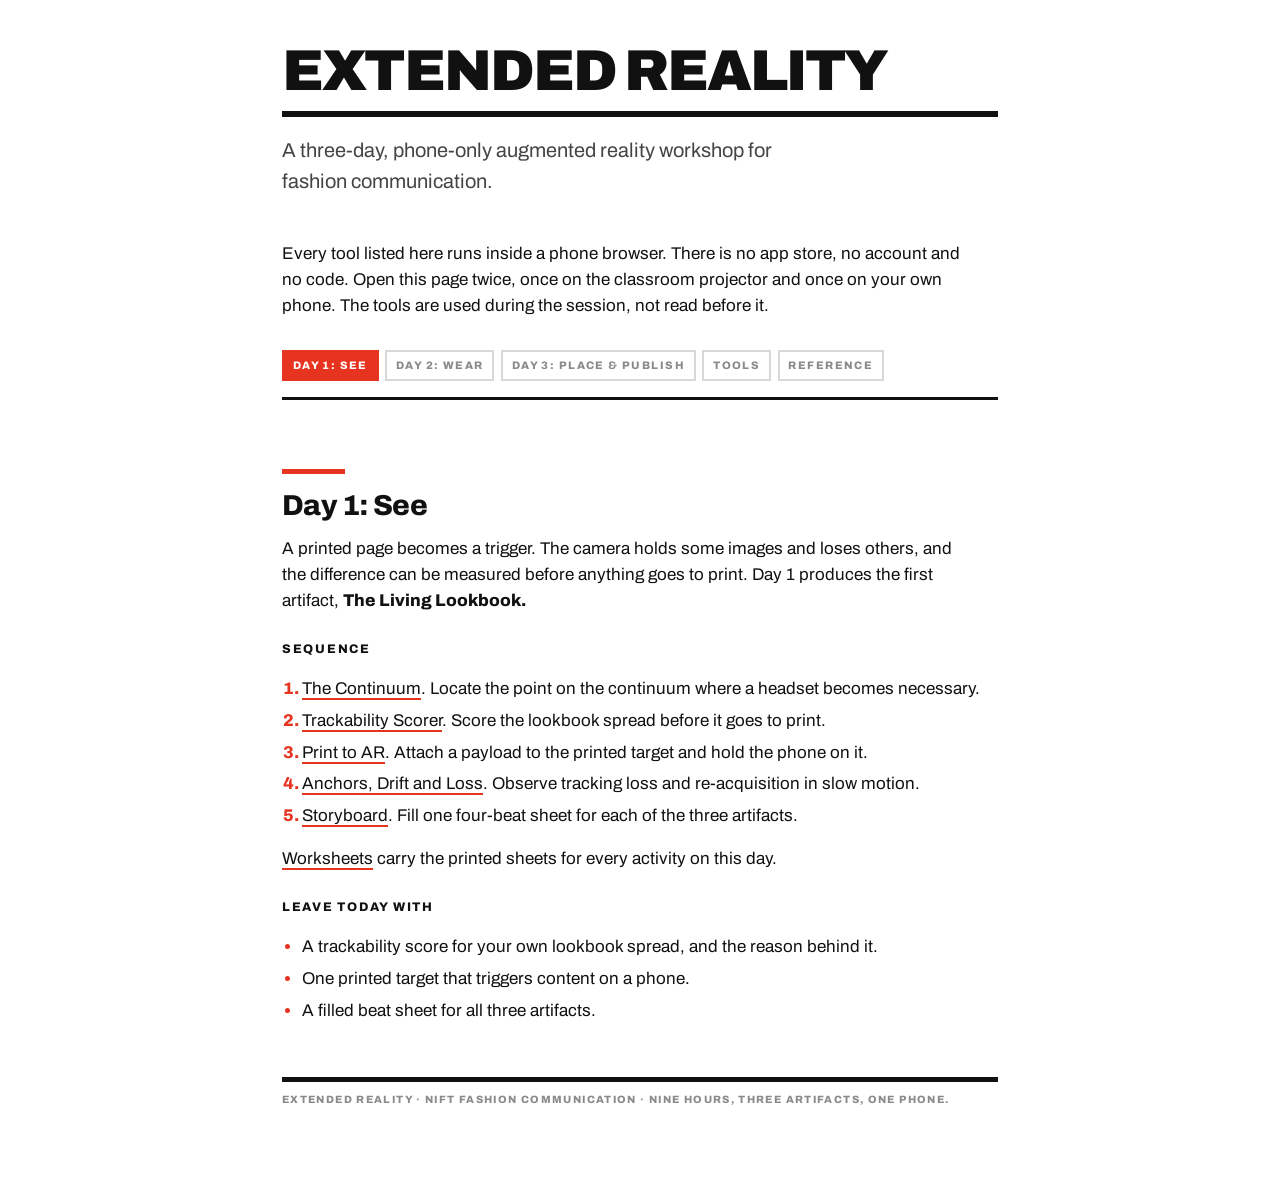
<file: docs/index.html>
<!doctype html>
<html lang="en">
<head>
<meta charset="utf-8">
<meta name="viewport" content="width=device-width, initial-scale=1">
<title>Extended Reality: AR Course Handbook</title>
<link rel="stylesheet" href="style.css">
</head>
<body>
<div class="wrap">

<h1>Extended Reality</h1>
<p class="subtitle">A three-day, phone-only augmented reality workshop for fashion communication.</p>

<p>Every tool listed here runs inside a phone browser. There is no app store, no account and no code. Open
this page twice, once on the classroom projector and once on your own phone. The tools are used during the
session, not read before it.</p>

<nav class="level-picker" aria-label="Section">
  <ul>
    <li><a href="#day1" data-day="day1" class="active">Day 1: See</a></li>
    <li><a href="#day2" data-day="day2">Day 2: Wear</a></li>
    <li><a href="#day3" data-day="day3">Day 3: Place &amp; Publish</a></li>
    <li><a href="#tools" data-day="tools">Tools</a></li>
    <li><a href="#ref" data-day="ref">Reference</a></li>
  </ul>
</nav>

<section class="level active" id="day1">
  <h2>Day 1: See</h2>
  <p>A printed page becomes a trigger. The camera holds some images and loses others, and the difference can
  be measured before anything goes to print. Day 1 produces the first artifact,
  <strong>The Living Lookbook.</strong></p>

  <h3>Sequence</h3>
  <ol>
    <li><a href="sim-continuum.html">The Continuum</a>. Locate the point on the continuum where a headset becomes necessary.</li>
    <li><a href="sim-tracking.html">Trackability Scorer</a>. Score the lookbook spread before it goes to print.</li>
    <li><a href="ar-print.html">Print to AR</a>. Attach a payload to the printed target and hold the phone on it.</li>
    <li><a href="sim-anchors.html">Anchors, Drift and Loss</a>. Observe tracking loss and re-acquisition in slow motion.</li>
    <li><a href="tool-storyboard.html">Storyboard</a>. Fill one four-beat sheet for each of the three artifacts.</li>
  </ol>
  <p><a href="worksheets.html">Worksheets</a> carry the printed sheets for every activity on this day.</p>

  <h3>Leave today with</h3>
  <ul>
    <li>A trackability score for your own lookbook spread, and the reason behind it.</li>
    <li>One printed target that triggers content on a phone.</li>
    <li>A filled beat sheet for all three artifacts.</li>
  </ul>
</section>

<section class="level" id="day2">
  <h2>Day 2: Wear</h2>
  <p>The camera turns around and the face becomes the surface. Face tracking reports landmarks and a mesh. It
  reports nothing about fabric, fit or weight, which is where try-on stops being a measurement. Day 2 produces
  the second artifact, <strong>The Brand Filter.</strong></p>

  <h3>Sequence</h3>
  <ol>
    <li><a href="ar-face.html">Face to AR</a>. Attach objects to named landmarks on the tracked mesh.</li>
    <li><a href="sim-tracking.html">Trackability Scorer</a>. Re-score the spread after the reshoot.</li>
    <li><a href="tool-asset-check.html">Asset check</a>. Submit the scan of the garment and read the pass or fail.</li>
    <li><a href="ar-place.html">Place to AR</a>. First placement of the scanned object, at true scale.</li>
  </ol>

  <h3>Leave today with</h3>
  <ul>
    <li>A working face effect carrying a brand idea, not a novelty.</li>
    <li>One 3D capture of a real garment or accessory, inside budget.</li>
    <li>A written statement of what the effect shows that a photograph cannot.</li>
  </ul>
</section>

<section class="level" id="day3">
  <h2>Day 3: Place &amp; Publish</h2>
  <p>An object lands on the floor plane and holds the size it would have in the room. Day 3 fixes the
  vocabulary used to brief a vendor, produces <strong>The Placed Product</strong>, and puts all three
  artifacts in front of a jury.</p>

  <h3>Sequence</h3>
  <ol>
    <li><a href="sim-anchors.html">Anchors, Drift and Loss</a>. Plane anchoring, scale and the contact shadow.</li>
    <li><a href="tool-asset-check.html">Asset check</a>. The gate. No model is published until it passes.</li>
    <li><a href="ar-place.html">Place to AR</a>. Final build and the jury demonstration.</li>
    <li><a href="sim-360.html">3DoF and 6DoF</a>. Degrees of freedom, and the causes of simulator sickness.</li>
  </ol>
  <p><a href="worksheets.html">Worksheets</a> carries the jury scoring card.</p>

  <h3>Leave today with</h3>
  <ul>
    <li>Three linked artifacts under one capsule idea.</li>
    <li>A one-page spec any developer could quote against.</li>
    <li>A written statement of what remains of the campaign once the phone is removed.</li>
  </ul>
</section>

<section class="level" id="tools">
  <h2>Tools</h2>
  <p>Ten pages. Each one is self-contained, runs in the phone browser, and uploads nothing. Several are used
  on more than one day, listed here once.</p>

  <h3>Simulations</h3>
  <table>
    <tr><th style="width:30%">Page</th><th>What it does</th><th style="width:14%">Camera</th><th style="width:12%">Days</th></tr>
    <tr><td><a href="sim-continuum.html">The Continuum</a><br><span class="mono">sim-continuum</span></td><td>Moves the scene from the real room to a fully virtual one. The hardware requirement changes at a fixed point on that line.</td><td>no</td><td>1</td></tr>
    <tr><td><a href="sim-tracking.html">Trackability Scorer</a><br><span class="mono">sim-tracking</span></td><td>Scores an image for feature points and reports why a target will hold or fail.</td><td>no</td><td>1, 2</td></tr>
    <tr><td><a href="sim-anchors.html">Anchors, Drift and Loss</a><br><span class="mono">sim-anchors</span></td><td>Runs drift, tracking loss and re-acquisition slowly enough to watch.</td><td>no</td><td>1, 3</td></tr>
    <tr><td><a href="sim-360.html">3DoF and 6DoF</a><br><span class="mono">sim-360</span></td><td>Separates rotation from translation, and shows what produces simulator sickness.</td><td>no</td><td>3</td></tr>
  </table>

  <h3>Live AR pages</h3>
  <table>
    <tr><th style="width:30%">Page</th><th>What it does</th><th style="width:14%">Camera</th><th style="width:12%">Days</th></tr>
    <tr><td><a href="ar-print.html">Print to AR</a><br><span class="mono">ar-print</span></td><td>Tracks a printed image target and plays a payload on it.</td><td><strong>rear</strong></td><td>1</td></tr>
    <tr><td><a href="ar-face.html">Face to AR</a><br><span class="mono">ar-face</span></td><td>Fits a mesh to the face and attaches objects to named landmarks.</td><td><strong>front</strong></td><td>2</td></tr>
    <tr><td><a href="ar-place.html">Place to AR</a><br><span class="mono">ar-place</span></td><td>Places a 3D model on the floor plane at true scale, and hands off to the phone native AR viewer.</td><td><strong>native AR</strong></td><td>2, 3</td></tr>
  </table>

  <h3>Student tools</h3>
  <table>
    <tr><th style="width:30%">Page</th><th>What it does</th><th style="width:14%">Camera</th><th style="width:12%">Days</th></tr>
    <tr><td><a href="tool-storyboard.html">Storyboard</a><br><span class="mono">tool-storyboard</span></td><td>The four-beat sheet: trigger, reveal, payload, action. One per artifact.</td><td>no</td><td>1</td></tr>
    <tr><td><a href="tool-asset-check.html">Asset check</a><br><span class="mono">tool-asset-check</span></td><td>Parses a 3D file on the device and reports it against the mobile budget.</td><td>no</td><td>2, 3</td></tr>
    <tr><td><a href="worksheets.html">Worksheets</a><br><span class="mono">worksheets</span></td><td>Printable sheets for every activity, and the jury scoring card.</td><td>no</td><td>1, 2, 3</td></tr>
  </table>
</section>

<section class="level" id="ref">
  <h2>Reference</h2>

  <h3>The six words</h3>
  <p>Six words carry most technical discussion of AR. They are introduced on day one and used in the same
  sense for the rest of the workshop.</p>
  <table>
    <tr><th style="width:18%">Word</th><th>What it means</th><th>Said out loud</th></tr>
    <tr><td><strong>Trigger</strong></td><td>What starts the experience.</td><td>"The trigger is the back cover of the lookbook."</td></tr>
    <tr><td><strong>Anchor</strong></td><td>What the content is attached to.</td><td>"Anchor it to the floor plane, not the image."</td></tr>
    <tr><td><strong>Tracking</strong></td><td>How the system keeps up as the camera moves.</td><td>"Tracking drops when they walk past the window."</td></tr>
    <tr><td><strong>Occlusion</strong></td><td>Real things correctly hiding virtual things.</td><td>"Without occlusion the bag floats through the table."</td></tr>
    <tr><td><strong>Drift</strong></td><td>The anchor slowly sliding out of place.</td><td>"It drifts about a centimetre every thirty seconds."</td></tr>
    <tr><td><strong>Payload</strong></td><td>What gets delivered: the model, the video or the sound.</td><td>"Keep the payload under ten megabytes."</td></tr>
  </table>

  <h3>The numbers</h3>
  <table>
    <tr><th style="width:34%">Budget</th><th>Ceiling</th></tr>
    <tr><td>Triangles, one hero object</td><td>100,000</td></tr>
    <tr><td>Texture resolution</td><td>2048 &times; 2048</td></tr>
    <tr><td>Total download</td><td>10 MB</td></tr>
    <tr><td>Time to first content</td><td>8 seconds</td></tr>
    <tr><td>Scale</td><td>1 unit = 1 metre. Always.</td></tr>
  </table>

  <h3>File formats</h3>
  <table>
    <tr><th style="width:22%">Format</th><th>Where it works</th></tr>
    <tr><td><code>.glb</code></td><td>The web, Android, and every authoring tool. The delivery format by default.</td></tr>
    <tr><td><code>.usdz</code></td><td>iOS AR Quick Look. Export alongside, never instead.</td></tr>
    <tr><td><code>.obj</code> / <code>.fbx</code></td><td>Working formats for handover. Not intended for delivery to a phone.</td></tr>
  </table>

  <h3>One diagnostic rule</h3>
  <blockquote>No texture, no tracking.</blockquote>
  <p>A blank wall gives the camera nothing to hold. So does a white studio sweep, and so does a cover with one
  logo in the centre. The same shortage explains the dead image target, the failed room scan and the sliding
  anchor.</p>

  <h3>Running these pages</h3>
  <p>Pages marked <em>camera</em> need <strong>HTTPS or localhost</strong>. Browsers refuse camera access on any
  other origin. From this folder:</p>
  <pre><code>python3 -m http.server 8000</code></pre>
  <p>then open <code>http://localhost:8000/</code> on the machine itself, or serve the folder over your
  classroom network and reach it by its address. See <code>README.md</code> for the offline fallback.</p>
</section>

<footer>
  Extended Reality &middot; NIFT Fashion Communication &middot; nine hours, three artifacts, one phone.
</footer>

</div>

<script>
(function () {
  "use strict";
  var links = document.querySelectorAll("nav.level-picker a");
  var panes = document.querySelectorAll("section.level");
  function show(id) {
    var found = false;
    panes.forEach(function (p) {
      var on = p.id === id;
      p.classList.toggle("active", on);
      if (on) found = true;
    });
    links.forEach(function (a) { a.classList.toggle("active", a.dataset.day === id); });
    if (found) { try { history.replaceState(null, "", "#" + id); } catch (e) {} }
  }
  links.forEach(function (a) {
    a.addEventListener("click", function (e) { e.preventDefault(); show(a.dataset.day); });
  });
  var h = location.hash.replace("#", "");
  if (h) show(h);
})();
</script>
</body>
</html>
</file>
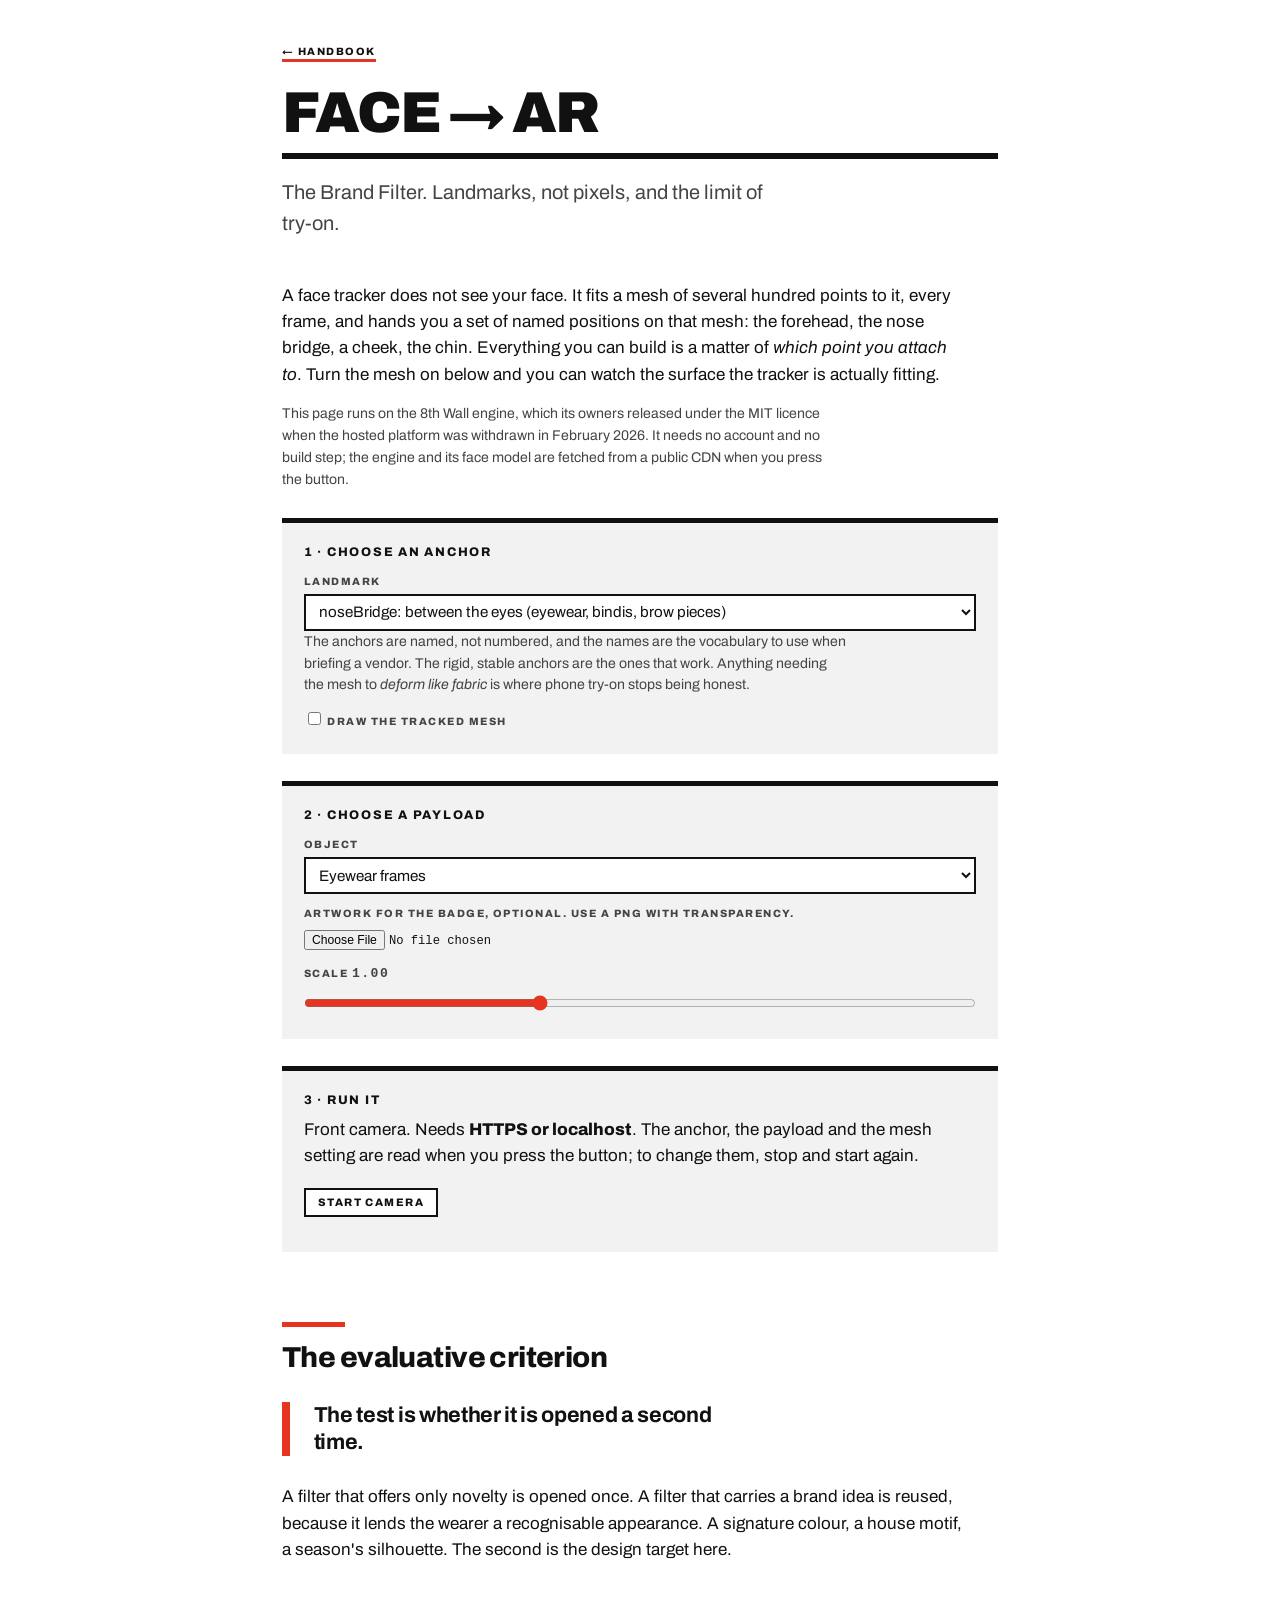
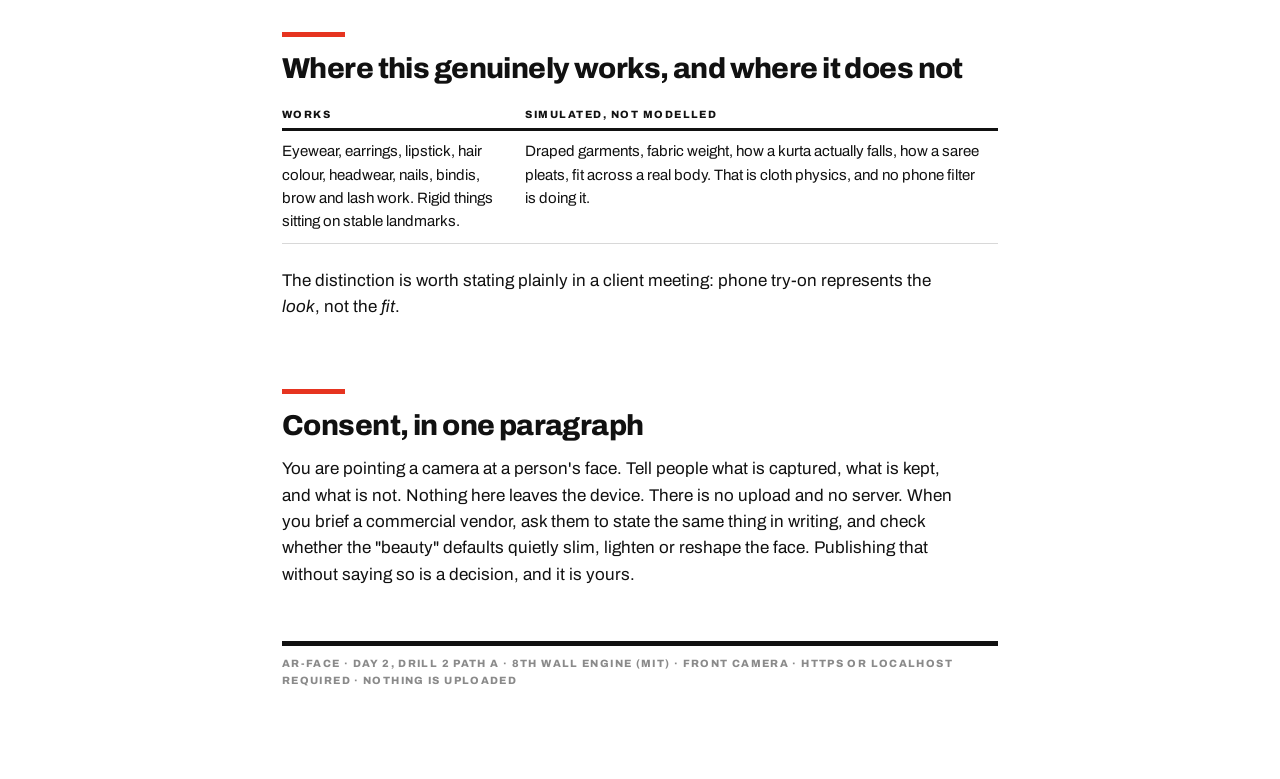
<file: docs/ar-face.html>
<!doctype html>
<html lang="en">
<head>
<meta charset="utf-8">
<meta name="viewport" content="width=device-width, initial-scale=1, maximum-scale=1, user-scalable=no">
<title>Face to AR: Extended Reality</title>
<link rel="stylesheet" href="style.css">
<style>
  #stage { position: fixed; inset: 0; display: none; background: var(--ink); z-index: 50; }
  #stage.on { display: block; }
  #stage .hud {
    position: absolute; left: 0; right: 0; bottom: 0; z-index: 60;
    background: var(--paper); border-top: 5px solid var(--accent); padding: 8px 12px;
    font-family: var(--mono); font-size: 0.74rem;
    display: flex; gap: 8px; align-items: center; flex-wrap: wrap;
  }
  #stage .hud button { margin: 0; padding: 5px 10px; }
  #status { flex: 1 1 100%; }
  a-scene { width: 100%; height: 100%; }
</style>
</head>
<body>
<div class="wrap">
<p class="backlink"><a href="index.html">&larr; Handbook</a></p>

<h1>Face &rarr; AR</h1>
<p class="subtitle">The Brand Filter. Landmarks, not pixels, and the limit of try-on.</p>

<p>A face tracker does not see your face. It fits a mesh of several hundred points to it, every frame, and
hands you a set of named positions on that mesh: the forehead, the nose bridge, a cheek, the chin.
Everything you can build is a matter of <em>which point you attach to</em>. Turn the mesh on below and you
can watch the surface the tracker is actually fitting.</p>

<p class="note">This page runs on the 8th Wall engine, which its owners released under the MIT licence when
the hosted platform was withdrawn in February 2026. It needs no account and no build step; the engine and its
face model are fetched from a public CDN when you press the button.</p>

<div class="panel">
  <h3>1 &middot; Choose an anchor</h3>
  <label for="anchor">Landmark</label>
  <select id="anchor">
    <option value="noseBridge">noseBridge: between the eyes (eyewear, bindis, brow pieces)</option>
    <option value="forehead">forehead: headwear, crowns, logos</option>
    <option value="chin">chin: beards, chokers when read low</option>
    <option value="leftCheek">leftCheek</option>
    <option value="rightCheek">rightCheek</option>
    <option value="noseTip">noseTip</option>
    <option value="mouth">mouth</option>
    <option value="leftEar">leftEar</option>
    <option value="rightEar">rightEar</option>
  </select>
  <p class="note">The anchors are named, not numbered, and the names are the vocabulary to use when briefing a
  vendor. The rigid, stable anchors are the ones that work. Anything needing the mesh to <em>deform like
  fabric</em> is where phone try-on stops being honest.</p>
  <label for="mesh"><input type="checkbox" id="mesh"> Draw the tracked mesh</label>
</div>

<div class="panel">
  <h3>2 &middot; Choose a payload</h3>
  <label for="kind">Object</label>
  <select id="kind">
    <option value="frames">Eyewear frames</option>
    <option value="badge">Flat badge: your own artwork</option>
    <option value="drop">Hanging drop (earring / pendant)</option>
    <option value="halo">Orbiting ring</option>
  </select>
  <label for="art">Artwork for the badge, optional. Use a PNG with transparency.</label>
  <input type="file" id="art" accept="image/*">
  <label for="scale">Scale <span class="mono" id="scalev">1.00</span></label>
  <input type="range" id="scale" min="20" max="250" value="100">
</div>

<div class="panel">
  <h3>3 &middot; Run it</h3>
  <p>Front camera. Needs <strong>HTTPS or localhost</strong>. The anchor, the payload and the mesh setting are
  read when you press the button; to change them, stop and start again.</p>
  <button id="go">Start camera</button>
  <p class="note" id="warn"></p>
</div>

<h2>The evaluative criterion</h2>
<blockquote>The test is whether it is opened a second time.</blockquote>
<p>A filter that offers only novelty is opened once. A filter that carries a brand idea is reused, because it lends the wearer a
recognisable appearance. A signature colour, a house motif, a season's silhouette.
 The second is the design target here.</p>

<h2>Where this genuinely works, and where it does not</h2>
<table>
  <tr><th style="width:34%">Works</th><th>Simulated, not modelled</th></tr>
  <tr>
    <td>Eyewear, earrings, lipstick, hair colour, headwear, nails, bindis, brow and lash work. Rigid
    things sitting on stable landmarks.</td>
    <td>Draped garments, fabric weight, how a kurta actually falls, how a saree pleats, fit across a real
    body. That is cloth physics, and no phone filter is doing it.</td>
  </tr>
</table>
<p>The distinction is worth stating plainly in a client meeting: phone try-on represents the <em>look</em>,
not the <em>fit</em>.</p>

<h2>Consent, in one paragraph</h2>
<p>You are pointing a camera at a person's face. Tell people what is captured, what is kept, and what is not.
Nothing here leaves the device. There is no upload and no server. When you brief a commercial vendor,
ask them to state the same thing in writing, and check whether the "beauty" defaults quietly slim, lighten or
reshape the face. Publishing that without saying so is a decision, and it is yours.</p>

<footer>ar-face &middot; Day 2, Drill 2 Path A &middot; 8th Wall engine (MIT) &middot; front camera &middot; HTTPS or localhost required &middot; nothing is uploaded</footer>
</div>

<div id="stage">
  <div class="hud">
    <span id="status">Starting camera&hellip;</span>
    <button id="bigger">Bigger</button>
    <button id="smaller">Smaller</button>
    <button id="stop">Stop</button>
  </div>
</div>

<script>
(function () {
  "use strict";
  // A-Frame 1.5.0 is the stock build, matching ar-print.html. 8th Wall's own examples load their
  // fork ("8frame"), but it is stored in Git LFS and no CDN serves the file, so stock A-Frame it is.
  var CDN_AFRAME = "https://aframe.io/releases/1.5.0/aframe.min.js";
  var CDN_ENGINE = "https://cdn.jsdelivr.net/npm/@8thwall/engine@0.1.0/dist/xr.js";
  var CDN_XREXTRAS = "https://cdn.jsdelivr.net/npm/@8thwall/xrextras@1.0.0/dist/xrextras.js";
  var el = function (id) { return document.getElementById(id); };
  var artURL = null, started = false, scale = 1, entity = null, meshWrap = null;

  if (!window.isSecureContext) {
    el("warn").textContent =
      "Not a secure origin. The browser will refuse the camera. Serve over localhost or HTTPS.";
  }

  el("art").addEventListener("change", function (e) {
    var f = e.target.files && e.target.files[0];
    if (!f) return;
    artURL = URL.createObjectURL(f);
    el("kind").value = "badge";
    el("warn").textContent = "Badge artwork: " + f.name;
  });

  el("scale").addEventListener("input", function () {
    scale = +this.value / 100;
    el("scalev").textContent = scale.toFixed(2);
    apply();
  });

  function apply() {
    if (entity) entity.setAttribute("scale", scale + " " + scale + " " + scale);
  }

  function load(src, attrs) {
    return new Promise(function (res, rej) {
      var s = document.createElement("script");
      if (attrs) {
        Object.keys(attrs).forEach(function (k) { s.setAttribute(k, attrs[k]); });
      }
      s.src = src; s.onload = res; s.onerror = function () { rej(new Error(src)); };
      document.head.appendChild(s);
    });
  }

  function payload(kind) {
    if (kind === "frames") {
      return '<a-entity position="0 0 0">' +
        '<a-torus color="#111111" radius="0.045" radius-tubular="0.006" position="-0.055 0 0.02" rotation="0 0 0"></a-torus>' +
        '<a-torus color="#111111" radius="0.045" radius-tubular="0.006" position="0.055 0 0.02" rotation="0 0 0"></a-torus>' +
        '<a-box color="#111111" width="0.03" height="0.006" depth="0.006" position="0 0.01 0.02"></a-box>' +
        '<a-box color="#111111" width="0.09" height="0.005" depth="0.005" position="-0.10 0.012 -0.01" rotation="0 22 0"></a-box>' +
        '<a-box color="#111111" width="0.09" height="0.005" depth="0.005" position="0.10 0.012 -0.01" rotation="0 -22 0"></a-box>' +
        '</a-entity>';
    }
    if (kind === "badge") {
      return artURL
        ? '<a-plane src="#art" transparent="true" width="0.16" height="0.16" position="0 0 0.03"></a-plane>'
        : '<a-entity>' +
          '<a-plane color="#111111" width="0.17" height="0.07" position="0 0 0.03"></a-plane>' +
          '<a-text value="MAISON" align="center" color="#FFFFFF" width="0.6" position="0 0.008 0.035"></a-text>' +
          '<a-text value="a w 2 6" align="center" color="#FFFFFF" width="0.34" position="0 -0.016 0.035"></a-text>' +
          '</a-entity>';
    }
    if (kind === "drop") {
      return '<a-entity>' +
        '<a-cylinder color="#111111" radius="0.002" height="0.07" position="0 -0.035 0.02"></a-cylinder>' +
        '<a-sphere color="#111111" radius="0.016" position="0 -0.078 0.02"></a-sphere>' +
        '<a-torus color="#111111" radius="0.012" radius-tubular="0.002" position="0 0.006 0.02"></a-torus>' +
        '</a-entity>';
    }
    return '<a-entity animation="property: rotation; to: 0 360 0; dur: 5000; loop: true; easing: linear">' +
      '<a-torus color="#111111" radius="0.13" radius-tubular="0.005" rotation="78 0 0" position="0 0 0"></a-torus>' +
      '</a-entity>';
  }

  function build() {
    var point = el("anchor").value, kind = el("kind").value, wantMesh = el("mesh").checked;
    var assets = artURL ? '<a-assets><img id="art" src="' + artURL + '"></a-assets>' : '<a-assets></a-assets>';
    // The tracked mesh is drawn in mustard, not vermilion: it is a teaching overlay, not a failure state.
    var mesh = '<a-entity id="meshwrap" visible="' + (wantMesh ? "true" : "false") + '">' +
      '<xrextras-face-mesh material="color: #f0a500; wireframe: true; opacity: 0.9; transparent: true">' +
      '</xrextras-face-mesh></a-entity>';

    el("stage").insertAdjacentHTML("afterbegin",
      '<a-scene embedded xrextras-almost-there xrextras-runtime-error ' +
      'xrface="maxDetections: 1" ' +
      'xrconfig="cameraDirection: front; mirroredDisplay: true; allowedDevices: any" ' +
      'renderer="colorManagement: true" ' +
      'vr-mode-ui="enabled: false" device-orientation-permission-ui="enabled: false">' +
        assets +
        '<a-camera position="0 0 0" look-controls="enabled: false" wasd-controls="enabled: false"></a-camera>' +
        '<a-light type="ambient" intensity="1"></a-light>' +
        '<a-light type="directional" intensity="0.5" position="0.5 1 1"></a-light>' +
        mesh +
        '<xrextras-faceanchor>' +
          '<xrextras-face-attachment point="' + point + '">' +
            '<a-entity id="pl">' + payload(kind) + '</a-entity>' +
          '</xrextras-face-attachment>' +
        '</xrextras-faceanchor>' +
      '</a-scene>');

    var scene = el("stage").querySelector("a-scene");
    entity = el("stage").querySelector("#pl");
    meshWrap = el("stage").querySelector("#meshwrap");
    apply();

    scene.addEventListener("realityready", function () {
      el("status").textContent = "Camera running. Look at the lens";
    });
    scene.addEventListener("xrfacescanning", function () {
      el("status").textContent = "Looking for a face…";
    });
    scene.addEventListener("xrfacefound", function () {
      el("status").textContent = "Face found. Anchor " + point;
    });
    scene.addEventListener("xrfacelost", function () {
      el("status").textContent = "Face lost. Face the camera, and get some light on you";
    });
    scene.addEventListener("camera-error", function () {
      el("status").textContent =
        "Could not start. Check camera permission and that you are on HTTPS or localhost.";
    });
  }

  el("go").addEventListener("click", function () {
    if (started) return;
    started = true; this.disabled = true; this.textContent = "Loading…";
    el("stage").classList.add("on");
    var self = this;
    // Order matters: A-Frame, then the engine (async, requesting the face chunk so that xr-face.js and
    // its model files are fetched from the same CDN path), then xrextras, which registers against AFRAME.
    load(CDN_AFRAME)
      .then(function () {
        return load(CDN_ENGINE, {async: "", crossorigin: "anonymous", "data-preload-chunks": "face"});
      })
      .then(function () { return load(CDN_XREXTRAS, {crossorigin: "anonymous"}); })
      .then(build)
      .catch(function () {
        el("status").textContent =
          "Could not load the AR libraries. There is no network. Use the offline bundle in README §Plan B.";
        self.disabled = false; self.textContent = "Start camera"; started = false;
      });
  });

  el("mesh").addEventListener("change", function () {
    if (meshWrap) meshWrap.setAttribute("visible", this.checked ? "true" : "false");
  });

  el("bigger").addEventListener("click", function () {
    el("scale").value = Math.min(250, +el("scale").value + 10);
    el("scale").dispatchEvent(new Event("input"));
  });
  el("smaller").addEventListener("click", function () {
    el("scale").value = Math.max(20, +el("scale").value - 10);
    el("scale").dispatchEvent(new Event("input"));
  });
  el("stop").addEventListener("click", function () { location.reload(); });
})();
</script>
</body>
</html>
</file>
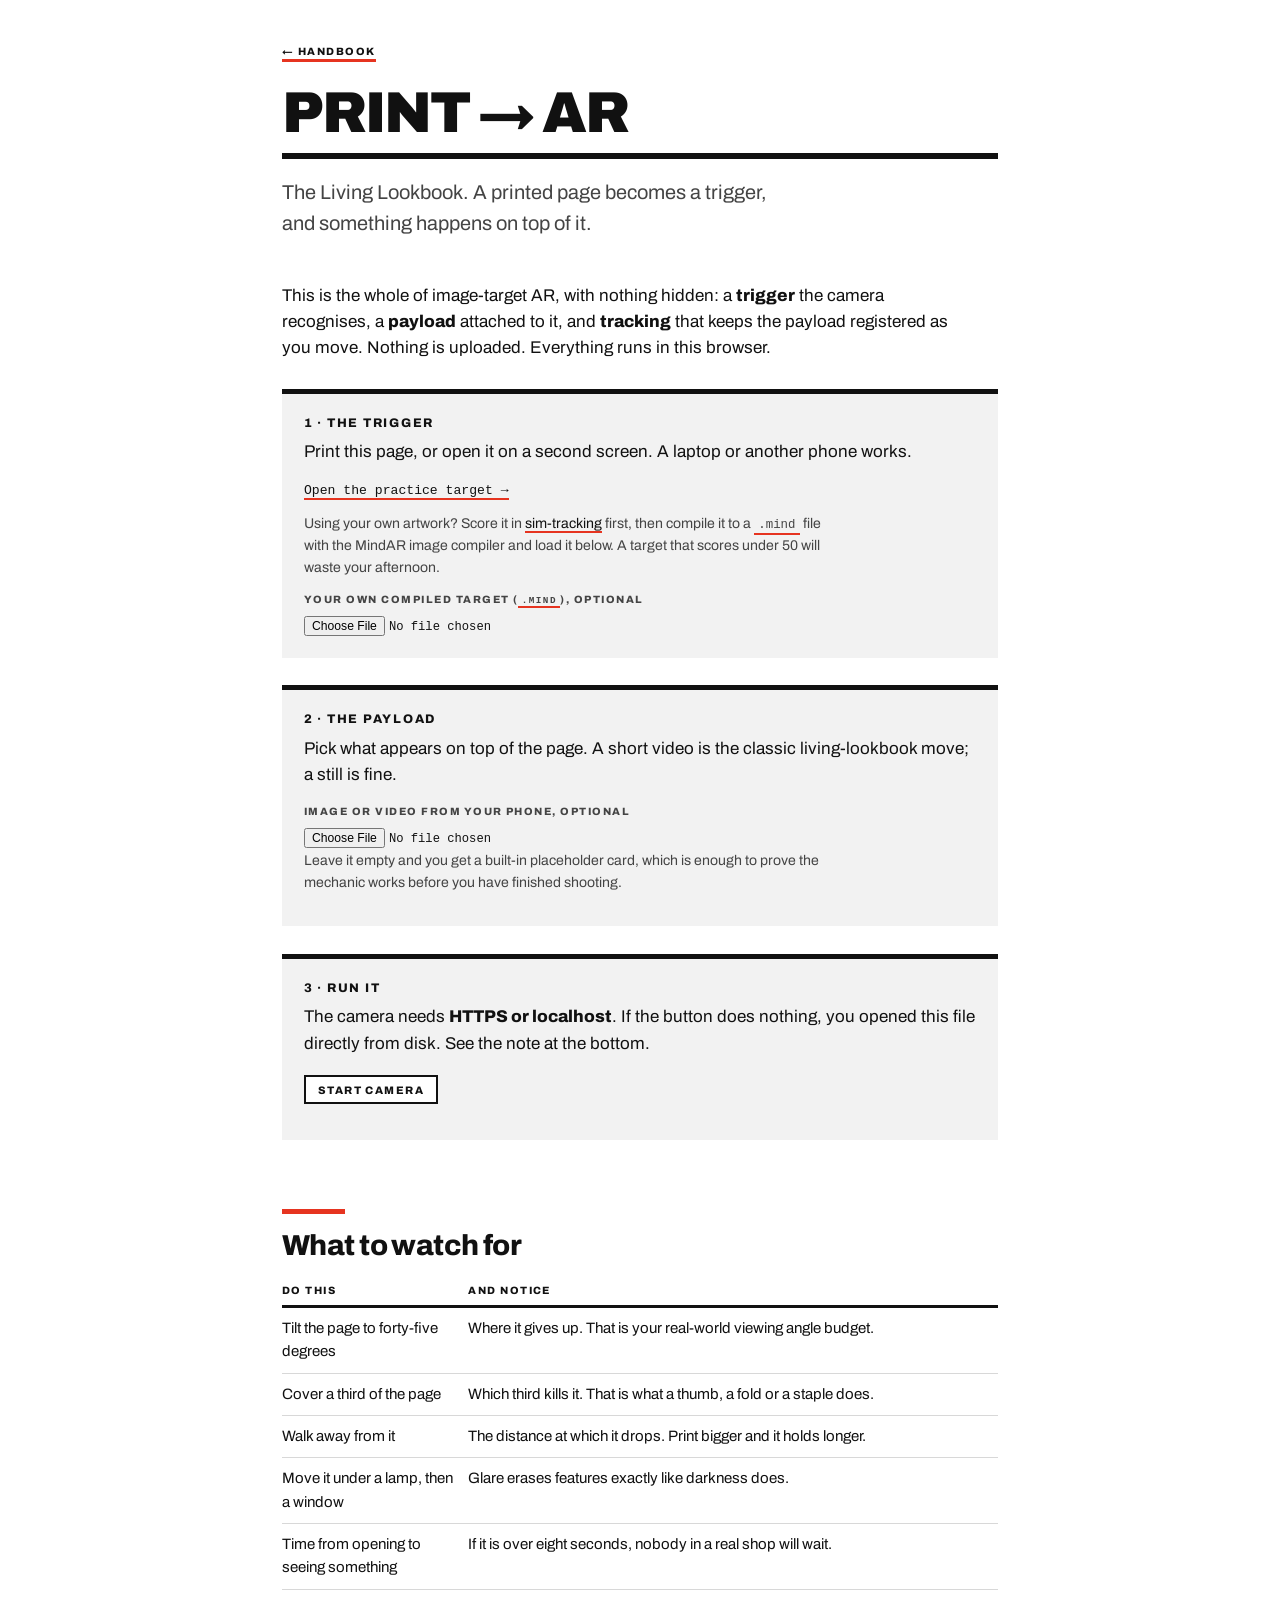
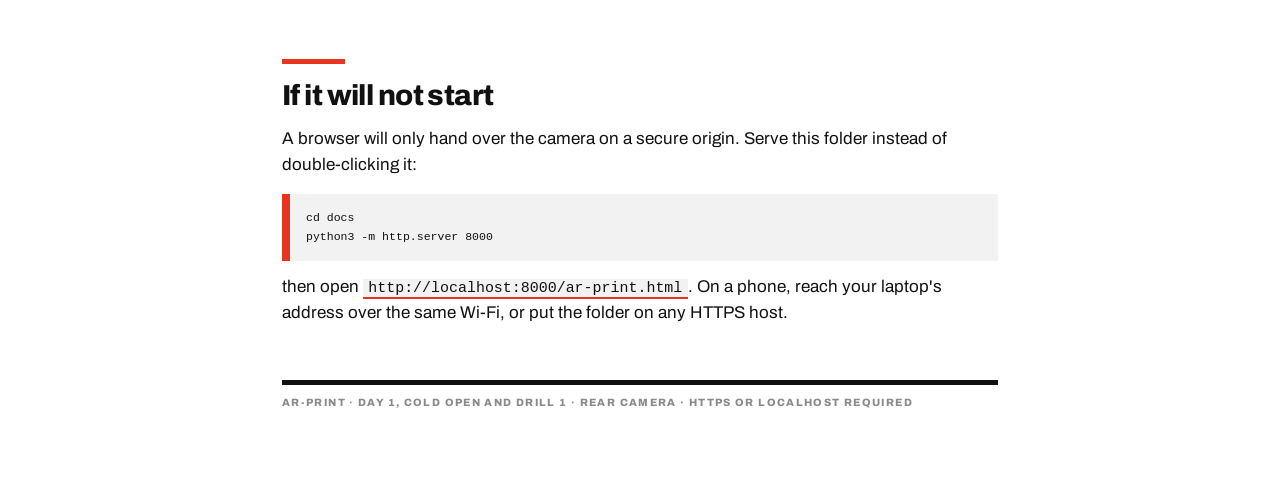
<file: docs/ar-print.html>
<!doctype html>
<html lang="en">
<head>
<meta charset="utf-8">
<meta name="viewport" content="width=device-width, initial-scale=1, maximum-scale=1, user-scalable=no">
<title>Print to AR: Extended Reality</title>
<link rel="stylesheet" href="style.css">
<style>
  /* the AR view takes the whole screen once it starts */
  #stage { position: fixed; inset: 0; display: none; background: var(--ink); z-index: 50; }
  #stage.on { display: block; }
  #stage .hud {
    position: absolute; left: 0; right: 0; bottom: 0; z-index: 60;
    background: var(--paper); border-top: 5px solid var(--accent); padding: 10px 14px;
    font-family: var(--mono); font-size: 0.76rem;
    display: flex; gap: 10px; align-items: center; justify-content: space-between;
  }
  #stage .hud button { margin: 0; }
  #status { flex: 1 1 auto; }
  a-scene { width: 100%; height: 100%; }
</style>
</head>
<body>
<div class="wrap">
<p class="backlink"><a href="index.html">&larr; Handbook</a></p>

<h1>Print &rarr; AR</h1>
<p class="subtitle">The Living Lookbook. A printed page becomes a trigger, and something happens on top of it.</p>

<p>This is the whole of image-target AR, with nothing hidden: a <strong>trigger</strong> the camera recognises,
a <strong>payload</strong> attached to it, and <strong>tracking</strong> that keeps the payload registered as
you move. Nothing is uploaded. Everything runs in this browser.</p>

<div class="panel">
  <h3>1 &middot; The trigger</h3>
  <p>Print this page, or open it on a second screen. A laptop or another phone works.</p>
  <p class="mono"><a id="cardlink" href="#" target="_blank" rel="noopener">Open the practice target &rarr;</a></p>
  <p class="note">Using your own artwork? Score it in
  <a href="sim-tracking.html">sim-tracking</a> first, then compile it to a <code>.mind</code> file with the
  MindAR image compiler and load it below. A target that scores under 50 will waste your afternoon.</p>
  <label for="mind">Your own compiled target (<code>.mind</code>), optional</label>
  <input type="file" id="mind" accept=".mind">
</div>

<div class="panel">
  <h3>2 &middot; The payload</h3>
  <p>Pick what appears on top of the page. A short video is the classic living-lookbook move; a still is fine.</p>
  <label for="media">Image or video from your phone, optional</label>
  <input type="file" id="media" accept="image/*,video/*">
  <p class="note">Leave it empty and you get a built-in placeholder card, which is enough to prove the
  mechanic works before you have finished shooting.</p>
</div>

<div class="panel">
  <h3>3 &middot; Run it</h3>
  <p>The camera needs <strong>HTTPS or localhost</strong>. If the button does nothing, you opened this file
  directly from disk. See the note at the bottom.</p>
  <button id="go">Start camera</button>
  <p class="note" id="warn"></p>
</div>

<h2>What to watch for</h2>
<table>
  <tr><th style="width:26%">Do this</th><th>And notice</th></tr>
  <tr><td>Tilt the page to forty-five degrees</td><td>Where it gives up. That is your real-world viewing angle budget.</td></tr>
  <tr><td>Cover a third of the page</td><td>Which third kills it. That is what a thumb, a fold or a staple does.</td></tr>
  <tr><td>Walk away from it</td><td>The distance at which it drops. Print bigger and it holds longer.</td></tr>
  <tr><td>Move it under a lamp, then a window</td><td>Glare erases features exactly like darkness does.</td></tr>
  <tr><td>Time from opening to seeing something</td><td>If it is over eight seconds, nobody in a real shop will wait.</td></tr>
</table>

<h2>If it will not start</h2>
<p>A browser will only hand over the camera on a secure origin. Serve this folder instead of double-clicking it:</p>
<pre><code>cd docs
python3 -m http.server 8000</code></pre>
<p>then open <code>http://localhost:8000/ar-print.html</code>. On a phone, reach your laptop's address over the
same Wi-Fi, or put the folder on any HTTPS host.</p>

<footer>ar-print &middot; Day 1, cold open and Drill 1 &middot; rear camera &middot; HTTPS or localhost required</footer>
</div>

<div id="stage">
  <div class="hud">
    <span id="status">Starting camera&hellip;</span>
    <button id="stop">Stop</button>
  </div>
</div>

<script>
(function () {
  "use strict";
  var CDN_AFRAME = "https://aframe.io/releases/1.5.0/aframe.min.js";
  var CDN_MINDAR = "https://cdn.jsdelivr.net/npm/mind-ar@1.2.5/dist/mindar-image-aframe.prod.js";
  var DEFAULT_MIND = "https://cdn.jsdelivr.net/gh/hiukim/mind-ar-js@1.2.5/examples/image-tracking/assets/card-example/card.mind";
  var DEFAULT_CARD = "https://cdn.jsdelivr.net/gh/hiukim/mind-ar-js@1.2.5/examples/image-tracking/assets/card-example/card.png";

  var el = function (id) { return document.getElementById(id); };
  el("cardlink").href = DEFAULT_CARD;

  var mindURL = DEFAULT_MIND, mediaURL = null, mediaKind = null, started = false;

  if (!window.isSecureContext) {
    el("warn").textContent =
      "This page is not on a secure origin, so the browser will refuse the camera. Serve the folder over localhost or HTTPS. See below.";
  }

  el("mind").addEventListener("change", function (e) {
    var f = e.target.files && e.target.files[0];
    if (f) { mindURL = URL.createObjectURL(f); el("warn").textContent = "Using your compiled target: " + f.name; }
  });

  el("media").addEventListener("change", function (e) {
    var f = e.target.files && e.target.files[0];
    if (!f) return;
    mediaURL = URL.createObjectURL(f);
    mediaKind = f.type.indexOf("video") === 0 ? "video" : "image";
    el("warn").textContent = "Payload: " + f.name + " (" + Math.round(f.size / 1024) + " KB)";
  });

  function load(src) {
    return new Promise(function (res, rej) {
      var s = document.createElement("script");
      s.src = src; s.onload = res; s.onerror = function () { rej(new Error(src)); };
      document.head.appendChild(s);
    });
  }

  function build() {
    var assets = mediaURL
      ? (mediaKind === "video"
          ? '<video id="pl" src="' + mediaURL + '" preload="auto" loop muted playsinline webkit-playsinline crossorigin="anonymous"></video>'
          : '<img id="pl" src="' + mediaURL + '" crossorigin="anonymous">')
      : "";

    var payload = mediaURL
      ? '<a-plane src="#pl" position="0 0 0.02" height="0.552" width="1" rotation="0 0 0"></a-plane>'
      : '<a-plane color="#000000" position="0 0 0.02" height="0.552" width="1"></a-plane>' +
        '<a-text value="LOOK 04" align="center" color="#FFFFFF" width="2" position="0 0.12 0.03"></a-text>' +
        '<a-text value="tap to replace me with your own film" align="center" color="#FFFFFF" width="1.1" position="0 -0.04 0.03"></a-text>' +
        '<a-box position="0 -0.22 0.10" width="0.16" height="0.16" depth="0.16" color="#FFFFFF" ' +
        'animation="property: rotation; to: 0 360 0; dur: 6000; loop: true; easing: linear"></a-box>';

    var stage = el("stage");
    stage.insertAdjacentHTML("afterbegin",
      '<a-scene mindar-image="imageTargetSrc: ' + mindURL + '; uiScanning: yes; uiLoading: no;" ' +
      'color-space="sRGB" embedded renderer="colorManagement: true, physicallyCorrectLights" ' +
      'vr-mode-ui="enabled: false" device-orientation-permission-ui="enabled: false">' +
        '<a-assets>' + assets + '</a-assets>' +
        '<a-camera position="0 0 0" look-controls="enabled: false"></a-camera>' +
        '<a-entity id="anchor" mindar-image-target="targetIndex: 0">' + payload + '</a-entity>' +
      '</a-scene>');

    var scene = stage.querySelector("a-scene");
    var anchor = stage.querySelector("#anchor");
    var vid = stage.querySelector("video#pl");

    anchor.addEventListener("targetFound", function () {
      el("status").textContent = "Target found. Tracking";
      if (vid) { vid.play().catch(function () {}); }
    });
    anchor.addEventListener("targetLost", function () {
      el("status").textContent = "Target lost. Point back at the page";
      if (vid) { vid.pause(); }
    });
    scene.addEventListener("arReady", function () {
      el("status").textContent = "Ready. Point at the printed page";
    });
    scene.addEventListener("arError", function () {
      el("status").textContent = "Could not start. Check camera permission, and that you are on HTTPS or localhost.";
    });
  }

  el("go").addEventListener("click", function () {
    if (started) return;
    started = true;
    this.disabled = true;
    this.textContent = "Loading…";
    el("stage").classList.add("on");
    var self = this;
    load(CDN_AFRAME)
      .then(function () { return load(CDN_MINDAR); })
      .then(build)
      .catch(function () {
        el("status").textContent = "Could not load the AR libraries. There is no network. Use the offline bundle in README §Plan B.";
        self.disabled = false; self.textContent = "Start camera"; started = false;
      });
  });

  el("stop").addEventListener("click", function () { location.reload(); });
})();
</script>
</body>
</html>
</file>
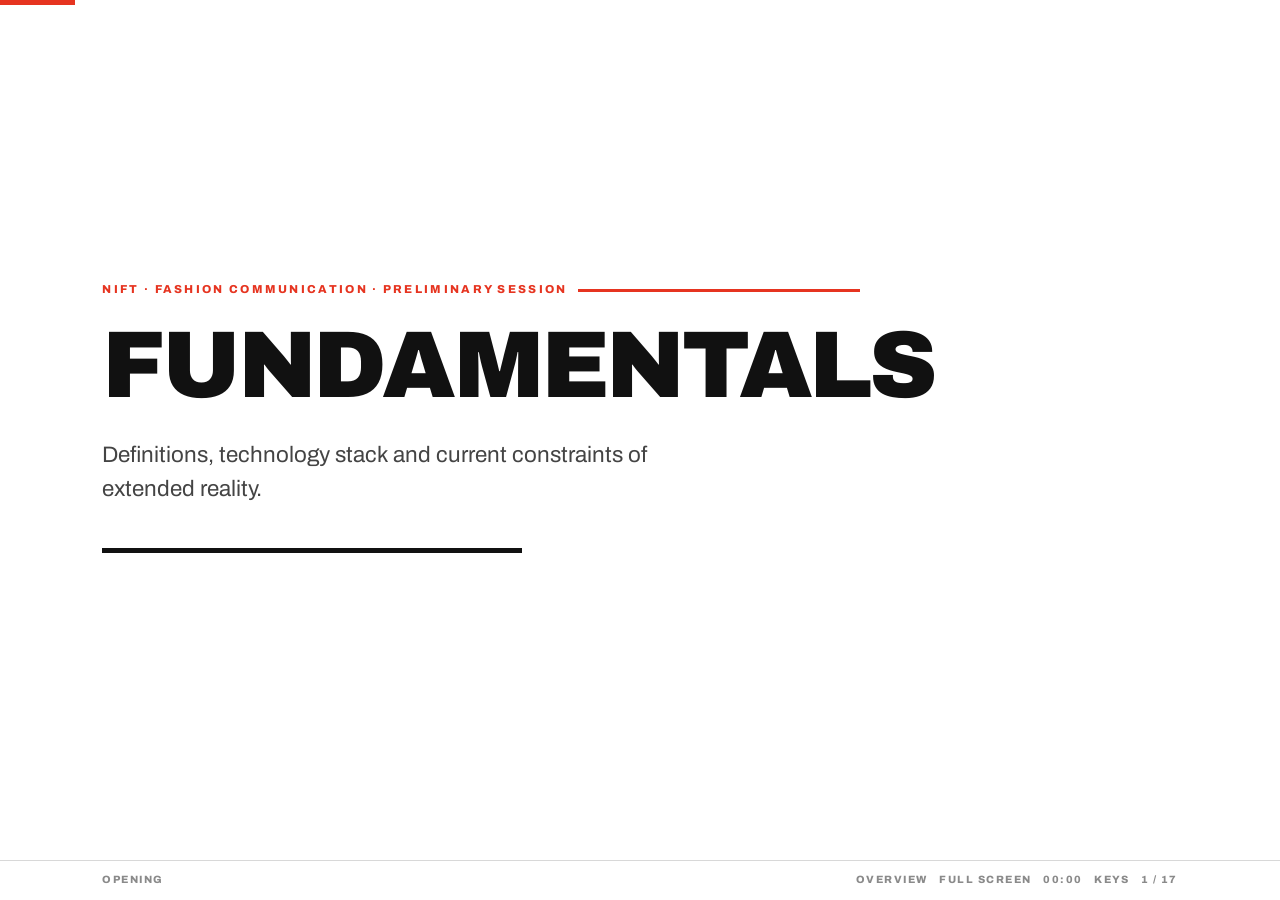
<file: docs/deck-fundamentals.html>
<!DOCTYPE html>
<html lang="en">
<head>
<meta charset="utf-8">
<meta name="viewport" content="width=device-width, initial-scale=1, viewport-fit=cover">
<title>Fundamentals: Extended Reality</title>
<link rel="preconnect" href="https://fonts.googleapis.com">
<link rel="preconnect" href="https://fonts.gstatic.com" crossorigin>
<link href="https://fonts.googleapis.com/css2?family=Archivo:ital,wght@0,400..900;1,400..900&display=swap" rel="stylesheet">
<style>
/* ============================================================
   EXTENDED REALITY fundamentals deck
   Visual language: mid-century title-sequence design.
   Flat cut-paper shapes, one hot accent against black and white,
   heavy condensed caps, hard rules. No gradients. No beige.
   ============================================================ */

:root{
  --ink:#111111;
  --ink-soft:#444444;
  --ink-mute:#8a8a8a;
  --paper:#ffffff;
  --paper-2:#f2f2f2;
  --line:#d8d8d8;
  --line-str:#111111;
  --accent:#e63420;        /* vermilion */
  --accent-2:#f0a500;      /* mustard, used sparingly */
  --accent-w:#fdecea;
  --sans:"Archivo",-apple-system,BlinkMacSystemFont,"Helvetica Neue",Helvetica,Arial,sans-serif;
  --pad-y:8vh; --pad-x:8vw;
}

*{box-sizing:border-box}
html,body{height:100%;margin:0}
body{
  background:var(--paper); color:var(--ink);
  font-family:var(--sans); font-weight:400;
  font-size:clamp(15px,1.55vw,20px); line-height:1.55;
  -webkit-font-smoothing:antialiased; overflow:hidden;
}

/* ---------- deck & slides ---------- */
.deck{position:fixed;inset:0}
.slide{
  position:absolute;inset:0;display:none;
  padding:var(--pad-y) var(--pad-x) calc(var(--pad-y) + 40px);
  overflow:hidden;
}
.slide.active{display:flex;flex-direction:column;justify-content:center;animation:in .34s ease both}
.slide.top.active{justify-content:flex-start;overflow-y:auto}
@keyframes in{from{opacity:0;transform:translateY(10px)}to{opacity:1;transform:none}}

/* ---------- type ---------- */
h1{
  font-size:clamp(2.6rem,7.4vw,6rem);font-weight:900;line-height:.92;
  letter-spacing:-.035em;text-transform:uppercase;margin:.06em 0 .3em;
}
h2{
  font-size:clamp(1.5rem,3.5vw,2.7rem);font-weight:800;line-height:1.08;
  letter-spacing:-.02em;margin:0 0 .55em;max-width:24ch;
}
h3{
  font-size:.82rem;font-weight:800;text-transform:uppercase;letter-spacing:.14em;
  margin:1.3em 0 .35em;color:var(--ink);
}
h3:first-child{margin-top:0}
p{margin:0 0 .85em;max-width:62ch}
p.wide{max-width:78ch}
.lede{font-size:clamp(1rem,1.9vw,1.4rem);color:var(--ink-soft);max-width:44ch;font-weight:400}
.meta{font-size:.76rem;text-transform:uppercase;letter-spacing:.13em;color:var(--ink-mute);font-weight:700}
.meta.accent{color:var(--accent)}
code{font-family:ui-monospace,"SF Mono",Menlo,Consolas,monospace;font-size:.88em;background:var(--paper-2);padding:.08em .35em;border-bottom:2px solid var(--accent)}
em{font-style:normal;color:var(--accent)}
strong{font-weight:800}
ul{margin:0 0 .85em;padding-left:1.1em}
ul li{margin-bottom:.3em}
ul li::marker{color:var(--accent)}

.kicker{
  font-size:.72rem;font-weight:800;text-transform:uppercase;letter-spacing:.2em;
  color:var(--accent);margin:0 0 1.5em;display:flex;align-items:center;gap:.9em;max-width:none;
}
.kicker::after{content:"";flex:1;height:3px;background:var(--accent);max-width:22vw}

.big{
  font-size:clamp(1.9rem,5.4vw,4.1rem);font-weight:900;line-height:1.02;
  letter-spacing:-.03em;text-transform:uppercase;max-width:20ch;margin:0;
}
.big.plain{text-transform:none;letter-spacing:-.025em}
.big em{color:var(--accent);font-style:normal}

blockquote{
  margin:1.2em 0;padding:0 0 0 1.1em;border-left:8px solid var(--accent);
  font-size:clamp(1.1rem,2.4vw,1.7rem);font-weight:700;line-height:1.2;letter-spacing:-.015em;max-width:30ch;
}

.rule{border:0;border-top:5px solid var(--ink);margin:1.1em 0 1.3em;width:100%}

/* ---------- layout ---------- */
.cols{display:grid;grid-template-columns:repeat(auto-fit,minmax(230px,1fr));gap:2.2em}
.cols.tight{gap:1.5em}

.card{padding:1.2em 1.3em;background:var(--paper-2);border-top:5px solid var(--ink)}
.card p:last-child{margin-bottom:0}
.card.accent{background:var(--accent-w);border-top-color:var(--accent)}
.card.solid{background:var(--ink);color:var(--paper);border-top-color:var(--accent)}
.card.solid h3,.card.solid strong{color:var(--paper)}
.card.solid em{color:var(--accent-2)}
.card.solid .meta{color:#9a9a9a}
.card.solid code{background:#2a2a2a;color:var(--paper)}

.num{font-size:clamp(2rem,4.4vw,3.4rem);font-weight:900;line-height:1;letter-spacing:-.05em;color:var(--accent)}
.numlabel{font-size:.7rem;font-weight:800;text-transform:uppercase;letter-spacing:.16em;color:var(--ink-mute);margin-bottom:.7em}

/* ---------- tables ---------- */
table{border-collapse:collapse;width:100%;margin:.4em 0 1em;font-size:.92em}
th{
  text-align:left;font-size:.68rem;font-weight:800;text-transform:uppercase;letter-spacing:.14em;
  padding:.5em .8em .5em 0;border-bottom:3px solid var(--ink);color:var(--ink);
}
td{padding:.55em .8em .55em 0;border-bottom:1px solid var(--line);vertical-align:top}
table.ruled td:first-child{white-space:normal}
tr:last-child td{border-bottom:1px solid var(--line)}

/* ---------- pills & steps ---------- */
.pill{
  display:inline-block;font-size:.66rem;font-weight:800;text-transform:uppercase;letter-spacing:.13em;
  padding:.35em .7em;border:2px solid var(--ink);margin:0 .4em .4em 0;
}
.pill.solid{background:var(--accent);border-color:var(--accent);color:#fff}
.pill.grey{border-color:var(--line);color:var(--ink-mute)}

/* ---------- links out to the tool pages ---------- */
a.toollink{position:relative;z-index:30;color:inherit;text-decoration:none;border-bottom:3px solid var(--accent);padding-bottom:1px}
a.toollink:hover{background:var(--accent);color:var(--paper)}
a.toollink code{background:none;padding:0;border-bottom:0}
a.toollink:hover code{color:var(--paper)}
a.pill.link{position:relative;z-index:30;text-decoration:none;color:var(--ink);border-color:var(--ink)}
a.pill.link:hover{background:var(--accent);border-color:var(--accent);color:var(--paper)}

.steps{list-style:none;counter-reset:s;margin:0 0 .9em;padding:0;max-width:72ch}
.steps li{counter-increment:s;position:relative;padding-left:2.4em;margin-bottom:.6em}
.steps li::before{
  content:counter(s,decimal-leading-zero);position:absolute;left:0;top:.06em;
  font-size:.78rem;font-weight:900;letter-spacing:.04em;color:var(--accent);
}

/* ---------- figures ---------- */
.fig{margin:1.1em 0 .9em;max-width:100%}
.fig svg{width:100%;height:auto;max-height:36vh;display:block}
.figcap{font-size:.72rem;text-transform:uppercase;letter-spacing:.13em;color:var(--ink-mute);font-weight:700;margin-top:.6em}

/* ---------- divider slides ---------- */
.slide.divider{background:var(--ink);color:var(--paper)}
.slide.divider h1{color:var(--paper)}
.slide.divider h1::after{content:"";display:block;width:.5em;height:.14em;background:var(--accent);margin-top:.22em}
.slide.divider .kicker{color:var(--accent-2)}
.slide.divider .kicker::after{background:var(--accent-2)}
.slide.divider .meta{color:#9a9a9a}
.slide.divider .rule{border-top-color:var(--accent)}

/* ---------- chrome ---------- */
.progress{position:fixed;top:0;left:0;height:5px;background:var(--accent);width:0;z-index:40;transition:width .25s ease}
.chrome{
  position:fixed;left:0;right:0;bottom:0;height:40px;z-index:30;
  display:flex;align-items:center;justify-content:space-between;
  padding:0 var(--pad-x);border-top:1px solid var(--line);background:var(--paper);
  font-size:.66rem;font-weight:800;text-transform:uppercase;letter-spacing:.14em;color:var(--ink-mute);
}
.chrome .right{display:flex;align-items:center;gap:1.1em}
.chrome button{
  font:inherit;background:none;border:0;color:var(--ink-mute);cursor:pointer;padding:0;
  letter-spacing:.14em;text-transform:uppercase;
}
.chrome button:hover{color:var(--accent)}
#clock{font-variant-numeric:tabular-nums;color:var(--ink-mute)}
#clock.run{color:var(--accent)}
body.dark .chrome{background:var(--ink);border-top-color:#333}
body.dark .chrome,body.dark .chrome button{color:#7a7a7a}

/* ---------- overview ---------- */
.overview{position:fixed;inset:0;background:var(--paper);z-index:60;display:none;overflow-y:auto;padding:5vh 5vw}
.overview.on{display:block}
.ovgrid{display:grid;grid-template-columns:repeat(auto-fill,minmax(150px,1fr));gap:.7em;margin-top:1.4em}
.ovcell{
  border:2px solid var(--line);padding:.6em .7em;cursor:pointer;background:var(--paper);
  font-size:.72rem;line-height:1.3;
}
.ovcell:hover{border-color:var(--accent)}
.ovcell.cur{border-color:var(--accent);background:var(--accent);color:#fff}
.ovcell .n{font-weight:900;font-size:.66rem;letter-spacing:.1em;color:var(--accent);display:block;margin-bottom:.25em}
.ovcell.cur .n{color:#fff}
.ovcell .s{display:block;font-size:.6rem;text-transform:uppercase;letter-spacing:.11em;color:var(--ink-mute);margin-top:.3em}
.ovcell.cur .s{color:#ffd9d3}

/* ---------- help ---------- */
.help{position:fixed;inset:0;background:rgba(17,17,17,.94);color:var(--paper);z-index:70;display:none;align-items:center;justify-content:center}
.help.on{display:flex}
.help-inner{max-width:520px;padding:2em}
.help h2{color:var(--paper)}
.help table td{border-bottom-color:#333;color:#d8d8d8}
kbd{
  display:inline-block;font:inherit;font-size:.72rem;font-weight:800;padding:.2em .55em;
  border:2px solid #555;margin-right:.3em;
}

/* ---------- touch zones ---------- */
.tap{position:fixed;top:0;bottom:40px;width:16vw;z-index:20;cursor:pointer;-webkit-tap-highlight-color:transparent}
.tap.prev{left:0}.tap.next{right:0}
@media (hover:hover){.tap{display:none}}

/* ---------- small screens ---------- */
@media (max-width:640px){
  :root{--pad-y:5vh;--pad-x:6vw}
  .cols{grid-template-columns:1fr;gap:1.2em}
  .slide{overflow-y:auto}
  .slide.active{justify-content:flex-start}
  .fig svg{max-height:28vh}
  table{font-size:.84em}
}

/* ---------- print: one slide per page ---------- */
@media print{
  @page{size:landscape;margin:12mm}
  html,body{height:auto;overflow:visible;font-size:11pt}
  .chrome,.progress,.overview,.help,.tap{display:none!important}
  .deck{position:static}
  .slide{
    position:static!important;display:block!important;page-break-after:always;
    break-after:page;padding:0 0 10mm;min-height:0;animation:none;overflow:visible;
  }
  .slide.divider{background:#fff!important;color:#000!important;border-top:5pt solid #000;padding-top:6mm}
  .slide.divider h1,.slide.divider .meta{color:#000!important}
  .card.solid{background:#fff!important;color:#000!important;border:1pt solid #000}
  .card.solid h3,.card.solid .meta,.card.solid strong{color:#000!important}
  .fig svg{max-height:none}
}
</style>
</head>
<body>

<div class="progress" id="progress"></div>
<div class="deck" id="deck">

<!-- ============ 00 OPENING ============ -->

<section class="slide" data-sec="Opening" data-title="Title">
  <p class="kicker">NIFT &middot; Fashion Communication &middot; Preliminary session</p>
  <h1>Fundamentals</h1>
  <p class="lede">Definitions, technology stack and current constraints of extended reality.</p>
  <hr class="rule" style="max-width:420px">
</section>

<section class="slide top" data-sec="Opening" data-title="Scope of the session">
  <p class="kicker">Scope</p>
  <h2>Scope of this session</h2>
  <p class="wide">This session defines the terms used in the workshop that follows. The terms come from the
  literature on the metaverse and on spatial computing. Most of them describe technical conditions rather
  than products, and they are used here in that sense.</p>
  <p class="wide">The session covers four areas: the definition of the metaverse and its properties, the
  four-layer technology stack, the platform record from 2003 onward, and the constraints that remain
  unresolved. The workshop that follows works within one layer of the stack, on phone hardware.</p>
</section>

<!-- ============ 01 DEFINITIONS ============ -->

<section class="slide divider" data-sec="Definitions" data-title="Divider: Definitions">
  <p class="kicker">Section one</p>
  <h1>Definitions</h1>
  <p class="meta">The term, its properties, and its boundaries</p>
</section>

<section class="slide top" data-sec="Definitions" data-title="Definition">
  <p class="kicker">Definition</p>
  <h2>Definition of the metaverse</h2>
  <p class="wide">The metaverse is the convergence of persistent virtual worlds, augmented reality and the
  internet into shared three-dimensional space. It is not a single platform and it has no single operator.</p>
  <p class="wide">The difference from earlier media is in the interface. A website is navigated by clicking
  between pages. A three-dimensional environment is navigated by movement, and the position of a user within
  it carries information. Two users adjacent in a space have a spatial relationship that two users listed in
  a feed do not have.</p>
</section>

<section class="slide top" data-sec="Definitions" data-title="Six properties">
  <p class="kicker">Properties</p>
  <h2>Six defining properties</h2>
  <div class="cols tight" style="margin-top:1em">
    <div class="card">
      <div class="numlabel">01</div><h3>Persistence</h3>
      <p>The environment continues to run after a user leaves. Changes made to it remain in place.</p>
    </div>
    <div class="card">
      <div class="numlabel">02</div><h3>Synchronous presence</h3>
      <p>Multiple users occupy the environment at the same time and observe each other act.</p>
    </div>
    <div class="card">
      <div class="numlabel">03</div><h3>Embodied interaction</h3>
      <p>Each user is represented by an avatar. Distance, orientation and gesture carry information.</p>
    </div>
    <div class="card">
      <div class="numlabel">04</div><h3>User-generated content</h3>
      <p>Users build and modify the environment. The platform supplies the environment, not the contents.</p>
    </div>
    <div class="card">
      <div class="numlabel">05</div><h3>Economic activity</h3>
      <p>Goods are produced, priced and sold, and value is exchanged with currency outside the environment.</p>
    </div>
    <div class="card">
      <div class="numlabel">06</div><h3>Identity continuity</h3>
      <p>The avatar and its possessions persist across sessions, and in principle across platforms.</p>
    </div>
  </div>
  <p class="meta" style="margin-top:1.2em">Most current platforms satisfy the first five properties. The
  sixth is not satisfied by any of them.</p>
</section>

<section class="slide top" data-sec="Definitions" data-title="Persistent and session-based">
  <p class="kicker">World models</p>
  <h2>Persistent and session-based worlds</h2>
  <table class="ruled">
    <tr><th style="width:28%">Condition</th><th>Persistent world</th><th>Session-based world</th></tr>
    <tr><td>State on exit</td><td>Stored and carried forward</td><td>Discarded at the end of the session</td></tr>
    <tr><td>Form a brand can take</td><td>A structure that remains in place and accumulates visitors</td><td>An event that runs for a scheduled period</td></tr>
    <tr><td>Operating cost</td><td>Servers and moderation running continuously</td><td>Capacity only while the session is live</td></tr>
    <tr><td>Design consequence</td><td>Accumulation, wear and clutter must be planned for</td><td>The opening sequence carries the whole idea</td></tr>
  </table>
  <p class="wide">The distinction affects the brief and the budget. A release inside a session-based world is
  scheduled and costed as an event. A presence inside a persistent world is costed as continuous operation.</p>
</section>

<section class="slide top" data-sec="Definitions" data-title="Distinctions">
  <p class="kicker">Boundaries</p>
  <h2>Distinctions from adjacent media</h2>
  <table class="ruled">
    <tr><th style="width:24%">Compared with</th><th>The difference that matters</th></tr>
    <tr><td>A website</td><td>A site is navigated by clicking between pages. An environment is navigated by movement, and the route taken forms part of the communication.</td></tr>
    <tr><td>A video game</td><td>A game defines an objective and measures progress against it. A world defines no objective, and open-ended activity is the intended use.</td></tr>
    <tr><td>Social media</td><td>A feed ranks and delivers content to a user. An environment places users together, where attention is held by co-presence rather than by scrolling.</td></tr>
  </table>
</section>

<!-- ============ 02 STACK ============ -->

<section class="slide divider" data-sec="Stack" data-title="Divider: Technology stack">
  <p class="kicker">Section two</p>
  <h1>Technology<br>stack</h1>
  <p class="meta">Four layers, and the layer this workshop uses</p>
</section>

<section class="slide top" data-sec="Stack" data-title="Four layers">
  <p class="kicker">Architecture</p>
  <h2>The four-layer stack</h2>
  <div class="cols tight" style="margin-top:1em">
    <div class="card">
      <div class="numlabel">Layer 1</div><h3>3D engine</h3>
      <p>Unreal, Unity or a proprietary engine. It renders the frame and runs the physics. The platform
      selects it, not the client.</p>
    </div>
    <div class="card">
      <div class="numlabel">Layer 2</div><h3>Networking</h3>
      <p>It maintains one shared state across many users. Failures at this layer appear as lag, as position
      corrections, or as an object in two places.</p>
    </div>
    <div class="card">
      <div class="numlabel">Layer 3</div><h3>Avatar and identity</h3>
      <p>The user representation, the possessions attached to it and the garments applied to it. Fashion
      products are sold into this layer.</p>
    </div>
    <div class="card solid">
      <div class="numlabel">Layer 4</div><h3>Spatial computing</h3>
      <p>The connection to the physical room: tracking, plane detection, face tracking, occlusion.
      <em>The workshop operates in this layer.</em></p>
    </div>
  </div>
</section>

<section class="slide top" data-sec="Stack" data-title="Delivery modes">
  <p class="kicker">Delivery</p>
  <h2>Spatial computing and its delivery modes</h2>
  <p class="wide">Spatial computing is a computer maintaining a model of the space around it. It records the
  position of surfaces, of the user and of objects placed by the user. The capability is delivered in three
  modes.</p>
  <table class="ruled">
    <tr><th style="width:22%">Mode</th><th>What the user sees</th><th style="width:26%">Hardware available here</th></tr>
    <tr><td><strong>AR</strong></td><td>The physical room, with content registered to it</td><td>Every phone in the room</td></tr>
    <tr><td><strong>MR</strong></td><td>The physical room, with content that responds to its geometry</td><td>Headsets with passthrough</td></tr>
    <tr><td><strong>VR</strong></td><td>A replacement environment, with the physical room removed</td><td>None. Covered as literacy</td></tr>
  </table>
  <p class="meta">The workshop builds in the first mode. The third is covered in theory only.</p>
</section>

<section class="slide top" data-sec="Stack" data-title="Interoperability">
  <p class="kicker">Open problem</p>
  <h2>Interoperability</h2>
  <p class="wide">Standards exist for the file format. Standards do not exist for ownership records, for
  economies or for rendering rules. An asset therefore transfers between platforms as geometry, without the
  rights and the behaviour attached to it. A garment purchased in one world does not appear in the next.</p>
  <table class="ruled">
    <tr><th style="width:26%">Standard</th><th>What it defines</th><th style="width:22%">Status</th></tr>
    <tr><td><code>glTF</code> / <code>.glb</code></td><td>Geometry, materials and animation. The transport format for the web</td><td>In use, widely adopted</td></tr>
    <tr><td><code>VRM</code></td><td>A humanoid avatar with a defined skeleton and expression set</td><td>In use within a narrow band</td></tr>
    <tr><td><code>OpenXR</code></td><td>A single interface between an application and headset hardware</td><td>Adopted by most headset manufacturers</td></tr>
    <tr><td>Metaverse Standards Forum</td><td>Coordination between the parties who would have to agree</td><td>Convening. Not binding</td></tr>
  </table>
  <p class="wide">Of these, students use <code>.glb</code> directly. Every model produced in the workshop is
  exported to that format.</p>
</section>

<!-- ============ 03 RECORD ============ -->

<section class="slide divider" data-sec="Record" data-title="Divider: Platform record">
  <p class="kicker">Section three</p>
  <h1>Platform<br>record</h1>
  <p class="meta">Two decades of platforms, and the constraints that remain</p>
</section>

<section class="slide top" data-sec="Record" data-title="Platform history">
  <p class="kicker">History</p>
  <h2>Platform history, 2003 to 2024</h2>
  <table class="ruled">
    <tr><th style="width:26%">Platform</th><th>What it established</th></tr>
    <tr><td>Second Life, 2003</td><td>That residents produce the contents themselves, and that an internal economy can be converted to national currency</td></tr>
    <tr><td>Minecraft, 2011</td><td>That a modifiable environment retains users for longer than a finished one</td></tr>
    <tr><td>Roblox, 2006 onward</td><td>That the creator base can consist largely of children, and that the platform functions as a marketplace</td></tr>
    <tr><td>Fortnite, 2017 onward</td><td>That concerts and garment sales can run inside a session-based world at large scale</td></tr>
    <tr><td>VRChat, 2014</td><td>That social presence, rather than rendering quality, determines retention in a headset</td></tr>
    <tr><td>Apple Vision Pro, 2024</td><td>That passthrough mixed reality is manufacturable, at a price that restricts the audience</td></tr>
  </table>
</section>

<section class="slide top" data-sec="Record" data-title="Investment cycle">
  <p class="kicker">2021 to 2023</p>
  <h2>The investment cycle and the technical record</h2>
  <p class="wide">Investment during this period was made on the expectation of a single shared world with a
  single economy. That expectation was not met and funding was withdrawn. The withdrawal received most of
  the reporting.</p>
  <p class="wide">Over the same period, tracking accuracy improved, headset mass decreased, passthrough
  reached production, and web-delivered augmented reality became reliable on mid-range phones. Investment
  and technical capability moved independently. Treating one as a measure of the other is a common error in
  briefing documents.</p>
</section>

<section class="slide top" data-sec="Record" data-title="Current constraints">
  <p class="kicker">Constraints</p>
  <h2>Current technical constraints</h2>
  <ul class="steps">
    <li><strong>Comfort.</strong> Simulator sickness occurs wherever visual motion is presented that the vestibular system does not report.</li>
    <li><strong>Identity across platforms.</strong> No account carries an avatar and its possessions between worlds.</li>
    <li><strong>Bandwidth.</strong> High-fidelity shared space requires throughput and latency that most connections do not provide.</li>
    <li><strong>Moderation.</strong> Conduct in a live environment is harder to review than a post, and the effect on other users is immediate.</li>
    <li><strong>Economics.</strong> Virtual goods retain value only while the platform retains users.</li>
    <li><strong>Hardware access.</strong> Headsets remain a minority device. Phones do not.</li>
  </ul>
  <p class="wide">The last constraint determines the format of this workshop. The phone-only requirement
  follows from the current distribution of hardware, not from the teaching method.</p>
</section>

<!-- ============ 04 SCOPE ============ -->

<section class="slide top" data-sec="Workshop" data-title="Scope of the workshop">
  <p class="kicker">Workshop</p>
  <h2>Scope of the workshop</h2>
  <p class="wide">Of the material defined in this session, the workshop uses layer four, delivered as
  augmented reality, in a phone browser, with assets transported as <code>.glb</code>. Persistence, avatar
  economies and interoperability are covered as reading. They set the terms against which a vendor quotes.</p>
  <p class="wide">The course deck begins with a printed page, because a printed page can be tracked by a
  phone camera.</p>
  <p style="margin-top:1.4em">
    <a class="pill link" href="deck.html" target="_blank">Course deck</a>
    <a class="pill link" href="sim-continuum.html" target="_blank">sim-continuum</a>
    <a class="pill link" href="index.html" target="_blank">Handbook</a>
  </p>
</section>

<section class="slide top" data-sec="Workshop" data-title="Sources">
  <p class="kicker">Sources</p>
  <h2>Sources</h2>
  <p class="wide">Two reference pages carry the extended version of this material, with the definitions
  written out and the platform record in full.</p>
  <ul>
    <li><a class="toollink" href="https://eth.poetics.studio/metaverse-basics.html" target="_blank" rel="noopener">Metaverse Basics</a>, on the six properties and the comparisons with adjacent media.</li>
    <li><a class="toollink" href="https://eth.poetics.studio/metaverse-fundamentals.html" target="_blank" rel="noopener">Metaverse Fundamentals</a>, on the stack, interoperability and the platform record.</li>
  </ul>
  <hr class="rule" style="max-width:420px">
  <p class="wide">The terminology is not settled. Several of these definitions are under revision, and the
  standards listed above are still in negotiation.</p>
</section>

</div><!-- /deck -->

<div class="tap prev" id="tapPrev" aria-hidden="true"></div>
<div class="tap next" id="tapNext" aria-hidden="true"></div>

<div class="chrome">
  <span class="sec" id="sec">Opening</span>
  <span class="right">
    <button id="btnOv" title="Overview (O)">Overview</button>
    <button id="btnFs" title="Fullscreen (F)">Full screen</button>
    <button id="btnClock" title="Instructor timer (T)"><span id="clock">00:00</span></button>
    <button id="btnHelp" title="Keys (?)">Keys</button>
    <span id="count">1 / 1</span>
  </span>
</div>

<div class="overview" id="overview" role="dialog" aria-label="Slide overview">
  <p class="kicker">Overview</p>
  <h2>Jump to any slide.</h2>
  <p class="meta">Click a slide, or press <strong>O</strong> / <strong>Esc</strong> to close.</p>
  <div class="ovgrid" id="ovgrid"></div>
</div>

<div class="help" id="help" role="dialog" aria-label="Keyboard shortcuts">
  <div class="help-inner">
    <p class="kicker">Controls</p>
    <h2>Running the deck.</h2>
    <table>
      <tr><td><kbd>&rarr;</kbd><kbd>&larr;</kbd></td><td>Next / previous slide</td></tr>
      <tr><td><kbd>Space</kbd></td><td>Next slide</td></tr>
      <tr><td><kbd>Home</kbd><kbd>End</kbd></td><td>First / last slide</td></tr>
      <tr><td><kbd>O</kbd></td><td>Overview grid</td></tr>
      <tr><td><kbd>F</kbd></td><td>Full screen</td></tr>
      <tr><td><kbd>T</kbd></td><td>Start / pause instructor timer</td></tr>
      <tr><td><kbd>R</kbd></td><td>Reset timer</td></tr>
      <tr><td><kbd>P</kbd></td><td>Print, one slide per page</td></tr>
      <tr><td><kbd>?</kbd><kbd>Esc</kbd></td><td>This panel / close</td></tr>
    </table>
    <p class="meta">On a phone: tap the left or right edge of the screen.</p>
  </div>
</div>

<script>
(function(){
  "use strict";
  var slides = Array.prototype.slice.call(document.querySelectorAll(".slide"));
  var deck = document.getElementById("deck");
  var bar = document.getElementById("progress");
  var secEl = document.getElementById("sec");
  var countEl = document.getElementById("count");
  var ov = document.getElementById("overview");
  var ovgrid = document.getElementById("ovgrid");
  var help = document.getElementById("help");
  var clockEl = document.getElementById("clock");
  var i = 0;

  /* ---- restore position ---- */
  try {
    var saved = parseInt(localStorage.getItem("xr-fund-slide"), 10);
    if (!isNaN(saved) && saved >= 0 && saved < slides.length) i = saved;
  } catch (e) {}
  if (location.hash) {
    var h = parseInt(location.hash.replace("#s", ""), 10);
    if (!isNaN(h) && h >= 1 && h <= slides.length) i = h - 1;
  }

  function show(n, push){
    i = Math.max(0, Math.min(slides.length - 1, n));
    slides.forEach(function(s, k){ s.classList.toggle("active", k === i); });
    var s = slides[i];
    document.body.classList.toggle("dark", s.classList.contains("divider"));
    secEl.textContent = s.getAttribute("data-sec") || "";
    countEl.textContent = (i + 1) + " / " + slides.length;
    bar.style.width = ((i + 1) / slides.length * 100) + "%";
    if (push !== false) history.replaceState(null, "", "#s" + (i + 1));
    try { localStorage.setItem("xr-fund-slide", String(i)); } catch (e) {}
    Array.prototype.forEach.call(ovgrid.children, function(c, k){
      c.classList.toggle("cur", k === i);
    });
    s.scrollTop = 0;
  }

  function next(){ show(i + 1); }
  function prev(){ show(i - 1); }

  /* ---- overview ---- */
  slides.forEach(function(s, k){
    var c = document.createElement("div");
    c.className = "ovcell";
    c.innerHTML = '<span class="n">' + String(k + 1).padStart(2, "0") + '</span>' +
                  (s.getAttribute("data-title") || "Slide") +
                  '<span class="s">' + (s.getAttribute("data-sec") || "") + '</span>';
    c.addEventListener("click", function(){ toggleOv(false); show(k); });
    ovgrid.appendChild(c);
  });
  function toggleOv(on){
    if (on === undefined) on = !ov.classList.contains("on");
    ov.classList.toggle("on", on);
    if (on) { help.classList.remove("on"); var cur = ovgrid.children[i]; if (cur) cur.scrollIntoView({block:"center"}); }
  }
  function toggleHelp(on){
    if (on === undefined) on = !help.classList.contains("on");
    help.classList.toggle("on", on);
    if (on) ov.classList.remove("on");
  }

  /* ---- instructor timer ---- */
  var t = 0, tick = null;
  function paint(){
    var m = Math.floor(t / 60), s = t % 60;
    clockEl.textContent = (m < 10 ? "0" : "") + m + ":" + (s < 10 ? "0" : "") + s;
  }
  function toggleClock(){
    if (tick) { clearInterval(tick); tick = null; clockEl.classList.remove("run"); }
    else { tick = setInterval(function(){ t++; paint(); }, 1000); clockEl.classList.add("run"); }
  }
  function resetClock(){ t = 0; paint(); }

  /* ---- fullscreen ---- */
  function fs(){
    if (document.fullscreenElement) document.exitFullscreen();
    else if (document.documentElement.requestFullscreen) document.documentElement.requestFullscreen();
  }

  /* ---- input ---- */
  document.addEventListener("keydown", function(e){
    if (e.metaKey || e.ctrlKey || e.altKey) return;
    var k = e.key;
    if (k === "Escape") { toggleOv(false); toggleHelp(false); return; }
    if (k === "ArrowRight" || k === "PageDown" || k === " ") { e.preventDefault(); next(); }
    else if (k === "ArrowLeft" || k === "PageUp") { e.preventDefault(); prev(); }
    else if (k === "Home") { e.preventDefault(); show(0); }
    else if (k === "End") { e.preventDefault(); show(slides.length - 1); }
    else if (k === "ArrowDown") { var s = slides[i]; if (s.scrollHeight <= s.clientHeight) { e.preventDefault(); next(); } }
    else if (k === "ArrowUp") { var u = slides[i]; if (u.scrollHeight <= u.clientHeight) { e.preventDefault(); prev(); } }
    else if (k === "o" || k === "O") toggleOv();
    else if (k === "f" || k === "F") fs();
    else if (k === "t" || k === "T") toggleClock();
    else if (k === "r" || k === "R") resetClock();
    else if (k === "p" || k === "P") window.print();
    else if (k === "?" || k === "/") toggleHelp();
  });

  document.getElementById("tapNext").addEventListener("click", next);
  document.getElementById("tapPrev").addEventListener("click", prev);
  document.getElementById("btnOv").addEventListener("click", function(){ toggleOv(); });
  document.getElementById("btnFs").addEventListener("click", fs);
  document.getElementById("btnClock").addEventListener("click", toggleClock);
  document.getElementById("btnHelp").addEventListener("click", function(){ toggleHelp(); });
  ov.addEventListener("click", function(e){ if (e.target === ov) toggleOv(false); });
  help.addEventListener("click", function(){ toggleHelp(false); });

  /* swipe */
  var x0 = null, y0 = null;
  deck.addEventListener("touchstart", function(e){ x0 = e.touches[0].clientX; y0 = e.touches[0].clientY; }, {passive:true});
  deck.addEventListener("touchend", function(e){
    if (x0 === null) return;
    var dx = e.changedTouches[0].clientX - x0, dy = e.changedTouches[0].clientY - y0;
    if (Math.abs(dx) > 60 && Math.abs(dx) > Math.abs(dy) * 1.6) { dx < 0 ? next() : prev(); }
    x0 = y0 = null;
  }, {passive:true});

  paint();
  show(i, false);
  window.addEventListener("beforeprint", function(){ slides.forEach(function(s){ s.classList.add("active"); }); });
  window.addEventListener("afterprint", function(){ show(i, false); });
})();
</script>
</body>
</html>
</file>
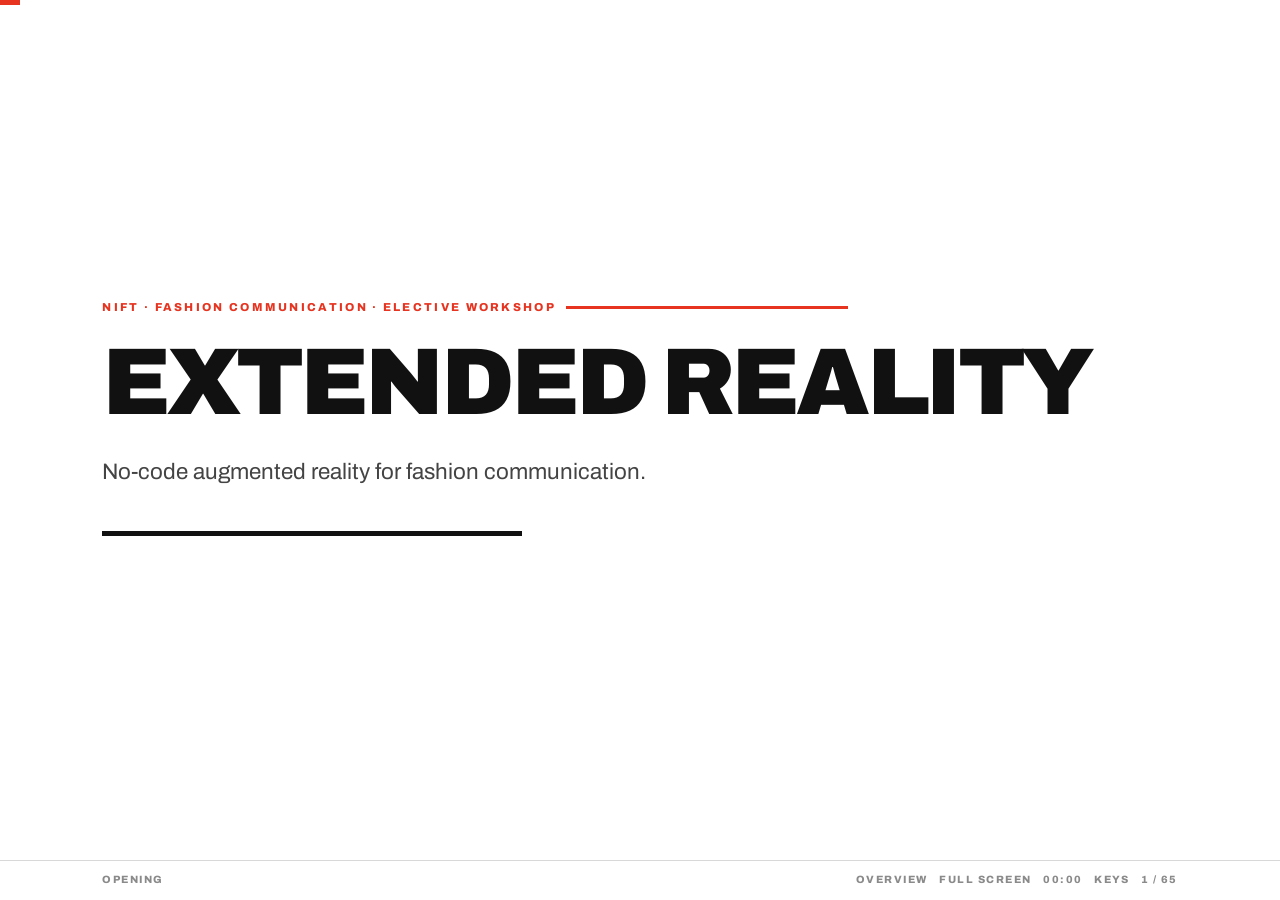
<file: docs/deck.html>
<!DOCTYPE html>
<html lang="en">
<head>
<meta charset="utf-8">
<meta name="viewport" content="width=device-width, initial-scale=1, viewport-fit=cover">
<title>Extended Reality: No-Code AR for Fashion Communication</title>
<link rel="preconnect" href="https://fonts.googleapis.com">
<link rel="preconnect" href="https://fonts.gstatic.com" crossorigin>
<link href="https://fonts.googleapis.com/css2?family=Archivo:ital,wght@0,400..900;1,400..900&display=swap" rel="stylesheet">
<style>
/* ============================================================
   EXTENDED REALITY course deck
   Visual language: mid-century title-sequence design.
   Flat cut-paper shapes, one hot accent against black and white,
   heavy condensed caps, hard rules. No gradients. No beige.
   ============================================================ */

:root{
  --ink:#111111;
  --ink-soft:#444444;
  --ink-mute:#8a8a8a;
  --paper:#ffffff;
  --paper-2:#f2f2f2;
  --line:#d8d8d8;
  --line-str:#111111;
  --accent:#e63420;        /* vermilion */
  --accent-2:#f0a500;      /* mustard, used sparingly */
  --accent-w:#fdecea;
  --sans:"Archivo",-apple-system,BlinkMacSystemFont,"Helvetica Neue",Helvetica,Arial,sans-serif;
  --pad-y:8vh; --pad-x:8vw;
}

*{box-sizing:border-box}
html,body{height:100%;margin:0}
body{
  background:var(--paper); color:var(--ink);
  font-family:var(--sans); font-weight:400;
  font-size:clamp(15px,1.55vw,20px); line-height:1.55;
  -webkit-font-smoothing:antialiased; overflow:hidden;
}

/* ---------- deck & slides ---------- */
.deck{position:fixed;inset:0}
.slide{
  position:absolute;inset:0;display:none;
  padding:var(--pad-y) var(--pad-x) calc(var(--pad-y) + 40px);
  overflow:hidden;
}
.slide.active{display:flex;flex-direction:column;justify-content:center;animation:in .34s ease both}
.slide.top.active{justify-content:flex-start;overflow-y:auto}
@keyframes in{from{opacity:0;transform:translateY(10px)}to{opacity:1;transform:none}}

/* ---------- type ---------- */
h1{
  font-size:clamp(2.6rem,7.4vw,6rem);font-weight:900;line-height:.92;
  letter-spacing:-.035em;text-transform:uppercase;margin:.06em 0 .3em;
}
h2{
  font-size:clamp(1.5rem,3.5vw,2.7rem);font-weight:800;line-height:1.08;
  letter-spacing:-.02em;margin:0 0 .55em;max-width:24ch;
}
h3{
  font-size:.82rem;font-weight:800;text-transform:uppercase;letter-spacing:.14em;
  margin:1.3em 0 .35em;color:var(--ink);
}
h3:first-child{margin-top:0}
p{margin:0 0 .85em;max-width:62ch}
p.wide{max-width:78ch}
.lede{font-size:clamp(1rem,1.9vw,1.4rem);color:var(--ink-soft);max-width:44ch;font-weight:400}
.meta{font-size:.76rem;text-transform:uppercase;letter-spacing:.13em;color:var(--ink-mute);font-weight:700}
.meta.accent{color:var(--accent)}
code{font-family:ui-monospace,"SF Mono",Menlo,Consolas,monospace;font-size:.88em;background:var(--paper-2);padding:.08em .35em;border-bottom:2px solid var(--accent)}
em{font-style:normal;color:var(--accent)}
strong{font-weight:800}
ul{margin:0 0 .85em;padding-left:1.1em}
ul li{margin-bottom:.3em}
ul li::marker{color:var(--accent)}

.kicker{
  font-size:.72rem;font-weight:800;text-transform:uppercase;letter-spacing:.2em;
  color:var(--accent);margin:0 0 1.5em;display:flex;align-items:center;gap:.9em;max-width:none;
}
.kicker::after{content:"";flex:1;height:3px;background:var(--accent);max-width:22vw}

.big{
  font-size:clamp(1.9rem,5.4vw,4.1rem);font-weight:900;line-height:1.02;
  letter-spacing:-.03em;text-transform:uppercase;max-width:20ch;margin:0;
}
.big.plain{text-transform:none;letter-spacing:-.025em}
.big em{color:var(--accent);font-style:normal}

blockquote{
  margin:1.2em 0;padding:0 0 0 1.1em;border-left:8px solid var(--accent);
  font-size:clamp(1.1rem,2.4vw,1.7rem);font-weight:700;line-height:1.2;letter-spacing:-.015em;max-width:30ch;
}

.rule{border:0;border-top:5px solid var(--ink);margin:1.1em 0 1.3em;width:100%}

/* ---------- layout ---------- */
.cols{display:grid;grid-template-columns:repeat(auto-fit,minmax(230px,1fr));gap:2.2em}
.cols.tight{gap:1.5em}

.card{padding:1.2em 1.3em;background:var(--paper-2);border-top:5px solid var(--ink)}
.card p:last-child{margin-bottom:0}
.card.accent{background:var(--accent-w);border-top-color:var(--accent)}
.card.solid{background:var(--ink);color:var(--paper);border-top-color:var(--accent)}
.card.solid h3,.card.solid strong{color:var(--paper)}
.card.solid em{color:var(--accent-2)}
.card.solid .meta{color:#9a9a9a}
.card.solid code{background:#2a2a2a;color:var(--paper)}

.num{font-size:clamp(2rem,4.4vw,3.4rem);font-weight:900;line-height:1;letter-spacing:-.05em;color:var(--accent)}
.numlabel{font-size:.7rem;font-weight:800;text-transform:uppercase;letter-spacing:.16em;color:var(--ink-mute);margin-bottom:.7em}

/* ---------- tables ---------- */
table{border-collapse:collapse;width:100%;margin:.4em 0 1em;font-size:.92em}
th{
  text-align:left;font-size:.68rem;font-weight:800;text-transform:uppercase;letter-spacing:.14em;
  padding:.5em .8em .5em 0;border-bottom:3px solid var(--ink);color:var(--ink);
}
td{padding:.55em .8em .55em 0;border-bottom:1px solid var(--line);vertical-align:top}
table.ruled td:first-child{white-space:normal}
tr:last-child td{border-bottom:1px solid var(--line)}

/* ---------- pills & steps ---------- */
.pill{
  display:inline-block;font-size:.66rem;font-weight:800;text-transform:uppercase;letter-spacing:.13em;
  padding:.35em .7em;border:2px solid var(--ink);margin:0 .4em .4em 0;
}
.pill.solid{background:var(--accent);border-color:var(--accent);color:#fff}
.pill.grey{border-color:var(--line);color:var(--ink-mute)}

/* ---------- links out to the tool pages ---------- */
a.toollink{position:relative;z-index:30;color:inherit;text-decoration:none;border-bottom:3px solid var(--accent);padding-bottom:1px}
a.toollink:hover{background:var(--accent);color:var(--paper)}
a.toollink code{background:none;padding:0;border-bottom:0}
a.toollink:hover code{color:var(--paper)}
a.pill.link{position:relative;z-index:30;text-decoration:none;color:var(--ink);border-color:var(--ink)}
a.pill.link:hover{background:var(--accent);border-color:var(--accent);color:var(--paper)}

.steps{list-style:none;counter-reset:s;margin:0 0 .9em;padding:0;max-width:72ch}
.steps li{counter-increment:s;position:relative;padding-left:2.4em;margin-bottom:.6em}
.steps li::before{
  content:counter(s,decimal-leading-zero);position:absolute;left:0;top:.06em;
  font-size:.78rem;font-weight:900;letter-spacing:.04em;color:var(--accent);
}

/* ---------- figures ---------- */
.fig{margin:1.1em 0 .9em;max-width:100%}
.fig svg{width:100%;height:auto;max-height:36vh;display:block}
.figcap{font-size:.72rem;text-transform:uppercase;letter-spacing:.13em;color:var(--ink-mute);font-weight:700;margin-top:.6em}

/* ---------- divider slides ---------- */
.slide.divider{background:var(--ink);color:var(--paper)}
.slide.divider h1{color:var(--paper)}
.slide.divider h1::after{content:"";display:block;width:.5em;height:.14em;background:var(--accent);margin-top:.22em}
.slide.divider .kicker{color:var(--accent-2)}
.slide.divider .kicker::after{background:var(--accent-2)}
.slide.divider .meta{color:#9a9a9a}
.slide.divider .rule{border-top-color:var(--accent)}

/* ---------- chrome ---------- */
.progress{position:fixed;top:0;left:0;height:5px;background:var(--accent);width:0;z-index:40;transition:width .25s ease}
.chrome{
  position:fixed;left:0;right:0;bottom:0;height:40px;z-index:30;
  display:flex;align-items:center;justify-content:space-between;
  padding:0 var(--pad-x);border-top:1px solid var(--line);background:var(--paper);
  font-size:.66rem;font-weight:800;text-transform:uppercase;letter-spacing:.14em;color:var(--ink-mute);
}
.chrome .right{display:flex;align-items:center;gap:1.1em}
.chrome button{
  font:inherit;background:none;border:0;color:var(--ink-mute);cursor:pointer;padding:0;
  letter-spacing:.14em;text-transform:uppercase;
}
.chrome button:hover{color:var(--accent)}
#clock{font-variant-numeric:tabular-nums;color:var(--ink-mute)}
#clock.run{color:var(--accent)}
body.dark .chrome{background:var(--ink);border-top-color:#333}
body.dark .chrome,body.dark .chrome button{color:#7a7a7a}

/* ---------- overview ---------- */
.overview{position:fixed;inset:0;background:var(--paper);z-index:60;display:none;overflow-y:auto;padding:5vh 5vw}
.overview.on{display:block}
.ovgrid{display:grid;grid-template-columns:repeat(auto-fill,minmax(150px,1fr));gap:.7em;margin-top:1.4em}
.ovcell{
  border:2px solid var(--line);padding:.6em .7em;cursor:pointer;background:var(--paper);
  font-size:.72rem;line-height:1.3;
}
.ovcell:hover{border-color:var(--accent)}
.ovcell.cur{border-color:var(--accent);background:var(--accent);color:#fff}
.ovcell .n{font-weight:900;font-size:.66rem;letter-spacing:.1em;color:var(--accent);display:block;margin-bottom:.25em}
.ovcell.cur .n{color:#fff}
.ovcell .s{display:block;font-size:.6rem;text-transform:uppercase;letter-spacing:.11em;color:var(--ink-mute);margin-top:.3em}
.ovcell.cur .s{color:#ffd9d3}

/* ---------- help ---------- */
.help{position:fixed;inset:0;background:rgba(17,17,17,.94);color:var(--paper);z-index:70;display:none;align-items:center;justify-content:center}
.help.on{display:flex}
.help-inner{max-width:520px;padding:2em}
.help h2{color:var(--paper)}
.help table td{border-bottom-color:#333;color:#d8d8d8}
kbd{
  display:inline-block;font:inherit;font-size:.72rem;font-weight:800;padding:.2em .55em;
  border:2px solid #555;margin-right:.3em;
}

/* ---------- touch zones ---------- */
.tap{position:fixed;top:0;bottom:40px;width:16vw;z-index:20;cursor:pointer;-webkit-tap-highlight-color:transparent}
.tap.prev{left:0}.tap.next{right:0}
@media (hover:hover){.tap{display:none}}

/* ---------- small screens ---------- */
@media (max-width:640px){
  :root{--pad-y:5vh;--pad-x:6vw}
  .cols{grid-template-columns:1fr;gap:1.2em}
  .slide{overflow-y:auto}
  .slide.active{justify-content:flex-start}
  .fig svg{max-height:28vh}
  table{font-size:.84em}
}

/* ---------- print: one slide per page ---------- */
@media print{
  @page{size:landscape;margin:12mm}
  html,body{height:auto;overflow:visible;font-size:11pt}
  .chrome,.progress,.overview,.help,.tap{display:none!important}
  .deck{position:static}
  .slide{
    position:static!important;display:block!important;page-break-after:always;
    break-after:page;padding:0 0 10mm;min-height:0;animation:none;overflow:visible;
  }
  .slide.divider{background:#fff!important;color:#000!important;border-top:5pt solid #000;padding-top:6mm}
  .slide.divider h1,.slide.divider .meta{color:#000!important}
  .card.solid{background:#fff!important;color:#000!important;border:1pt solid #000}
  .card.solid h3,.card.solid .meta,.card.solid strong{color:#000!important}
  .fig svg{max-height:none}
}
</style>
</head>
<body>

<div class="progress" id="progress"></div>
<div class="deck" id="deck">

<!-- ============ 00 OPENING ============ -->

<section class="slide" data-sec="Opening" data-title="Title">
  <p class="kicker">NIFT · Fashion Communication · Elective Workshop</p>
  <h1>Extended Reality</h1>
  <p class="lede">No-code augmented reality for fashion communication.</p>
  <hr class="rule" style="max-width:420px">
</section>

<section class="slide top" data-sec="Opening" data-title="Deliverables">
  <p class="kicker">Deliverables</p>
  <h2>Three artifacts, assessed as one campaign</h2>
  <div class="cols" style="margin-top:1.4em">
    <div class="card accent">
      <div class="num">01</div>
      <div class="numlabel">Day One</div>
      <h3>The Living Lookbook</h3>
      <p>A printed page that comes alive when a phone is pointed at it.</p>
    </div>
    <div class="card accent">
      <div class="num">02</div>
      <div class="numlabel">Day Two</div>
      <h3>The Brand Filter</h3>
      <p>A face effect carrying your own textile print.</p>
    </div>
    <div class="card accent">
      <div class="num">03</div>
      <div class="numlabel">Day Three</div>
      <h3>The Placed Product</h3>
      <p>Your hero piece, scanned on a phone, standing at true scale in a real room.</p>
    </div>
  </div>
  <p class="meta" style="margin-top:1.6em">With a 60-second case reel and a one-page campaign sheet documenting the three.</p>
</section>

<section class="slide" data-sec="Opening" data-title="Three applications">
  <p class="kicker">Applications</p>
  <h2>Three applications of augmented reality in fashion</h2>
  <table class="ruled">
    <tr><td><strong>Activate print</strong></td><td>Lookbooks, packaging, swing tags, magazines, out-of-home</td></tr>
    <tr><td><strong>Borrow a face</strong></td><td>Try-on, filters, beauty, eyewear, jewellery, social campaigns</td></tr>
    <tr><td><strong>Occupy a room</strong></td><td>Product visualisation, virtual merchandising, retail and e-commerce</td></tr>
  </table>
  <p class="wide" style="margin-top:1.2em">Nearly every commercial brief is a variant of one of the three. Knowing which one is being proposed is the first step in reading a studio's estimate critically.</p>
</section>

<section class="slide" data-sec="Opening" data-title="Equipment">
  <p class="kicker">Equipment</p>
  <h2>Equipment used in the course</h2>
  <p class="wide">The course uses no headsets and no programming. Every exercise runs on a mid-range phone, on the hardware the students already carry.</p>
  <p class="wide">This is the ordinary condition of commercial work rather than a reduced version of it. An experience that requires hardware the audience does not own has no audience.</p>
</section>

<section class="slide top" data-sec="Opening" data-title="Structure">
  <p class="kicker">Structure</p>
  <h2>Structure of the three days</h2>
  <div class="cols tight" style="margin-top:1em">
    <div class="card">
      <p class="meta accent">Day One · 3 hours</p>
      <h2 style="font-size:clamp(1.6rem,3vw,2.2rem);margin:.3em 0 .5em">See</h2>
      <p>Augmented reality literacy, and augmented reality on the printed page. The properties that make an image target trackable.</p>
    </div>
    <div class="card">
      <p class="meta accent">Day Two · 3 hours</p>
      <h2 style="font-size:clamp(1.6rem,3vw,2.2rem);margin:.3em 0 .5em">Wear</h2>
      <p>Face tracking and body segmentation. Capture of real products in three dimensions with a phone.</p>
    </div>
    <div class="card">
      <p class="meta accent">Day Three · 3 hours</p>
      <h2 style="font-size:clamp(1.6rem,3vw,2.2rem);margin:.3em 0 .5em">Place &amp; Publish</h2>
      <p>Objects placed in real rooms, distribution, and the jury. The section on virtual reality is literacy for briefing.</p>
    </div>
  </div>
</section>

<!-- ============ DAY 1 ============ -->

<section class="slide divider" data-sec="Day 1: See" data-title="Day One">
  <p class="kicker">Day One</p>
  <h1>See</h1>
  <p class="lede" style="color:#b8b8b8">AR literacy, and AR on the printed page.</p>
  <hr class="rule" style="max-width:420px">
</section>

<section class="slide" data-sec="Day 1: See" data-title="Opening exercise">
  <p class="kicker">Opening exercise</p>
  <h2>Scanning the printed page</h2>
  <p class="wide">Point the phone camera at the page on the table. The explanation follows the observation.</p>
</section>

<section class="slide" data-sec="Day 1: See" data-title="First explanations">
  <p class="kicker">On paper</p>
  <h2>Recording the first explanations</h2>
  <p class="wide">Write three sentences that explain how the phone identified the page. Incorrect explanations are useful at this stage. The list is revisited later in the session, once the vocabulary is in place, and corrected by the people who wrote it.</p>
</section>

<section class="slide" data-sec="Day 1: See" data-title="Continuum and vocabulary">
  <h1 style="font-size:clamp(1.8rem,4.4vw,3.2rem)">The continuum,<br>and six terms.</h1>
  <p class="meta" style="margin-top:1.4em">The terms defined in this section are used for the rest of the course.</p>
</section>

<section class="slide top" data-sec="Day 1: See" data-title="The continuum">
  <h2>The reality-to-virtuality continuum</h2>
  <p class="wide">Augmented reality and virtual reality are positions on one continuum rather than two separate categories. The continuum runs from the entirely real to the entirely virtual. Any given brief occupies a position on it, and that position determines the hardware, the budget and the reachable audience.</p>
  <div class="fig">
    <svg viewBox="0 0 900 190" role="img" aria-label="Reality to virtuality continuum with four labelled positions">
      <line x1="60" y1="96" x2="840" y2="96" stroke="#111111" stroke-width="1.5"/>
      <polygon points="840,96 826,90 826,102" fill="#111111"/>
      <polygon points="60,96 74,90 74,102" fill="#111111"/>
      <g font-family="Archivo, Helvetica, Arial, sans-serif" font-size="13" fill="#111111" font-weight="600" letter-spacing="1.6">
        <text x="60" y="140" text-anchor="start">REAL WORLD</text>
        <text x="840" y="140" text-anchor="end">VIRTUAL WORLD</text>
      </g>
      <g stroke="#e63420" stroke-width="1.5" fill="#e63420">
        <circle cx="255" cy="96" r="6"/><circle cx="470" cy="96" r="6"/><circle cx="685" cy="96" r="6"/>
        <line x1="255" y1="96" x2="255" y2="62"/><line x1="470" y1="96" x2="470" y2="62"/><line x1="685" y1="96" x2="685" y2="62"/>
      </g>
      <g font-family="Archivo, Helvetica, Arial, sans-serif" font-size="15" font-weight="600" fill="#e63420" text-anchor="middle">
        <text x="255" y="48">AR</text><text x="470" y="48">MR</text><text x="685" y="48">VR</text>
      </g>
      <g font-family="Archivo, Helvetica, Arial, sans-serif" font-size="15" fill="#444444" text-anchor="middle" font-style="italic">
        <text x="255" y="30">things added</text><text x="470" y="30">things that know the room</text><text x="685" y="30">room replaced</text>
      </g>
      <g font-family="Archivo, Helvetica, Arial, sans-serif" font-size="11.5" fill="#8a8a8a" text-anchor="middle" letter-spacing="0.8">
        <text x="255" y="168">PHONE</text><text x="470" y="168">PHONE / HEADSET</text><text x="685" y="168">HEADSET ONLY</text>
      </g>
    </svg>
    <p class="figcap">Fig. 1. The continuum from the real room to a fully virtual one. The hardware requirement changes between MR and VR.</p>
  </div>
  <p class="wide" style="margin-top:1em">Move along it yourself: <a class="toollink" href="sim-continuum.html" target="_blank" rel="noopener"><code>sim-continuum.html</code></a></p>
</section>

<section class="slide" data-sec="Day 1: See" data-title="Reach and depth">
  <p class="kicker">Comparison</p>
  <h2>Reach and depth compared</h2>
  <div class="cols" style="margin-top:2em">
    <div><h3>Augmented reality</h3><p>The content is added to a situation the viewer is already in. No decision is required before the content appears, and no equipment is bought for it. Reach is wide and the depth of each encounter is low.</p></div>
    <div><h3>Virtual reality</h3><p>The viewer chooses to enter and is isolated inside. The encounter is longer and more controlled. Production costs are higher and the audience is smaller by orders of magnitude.</p></div>
  </div>
</section>

<section class="slide top" data-sec="Day 1: See" data-title="Six terms">
  <p class="kicker">Vocabulary</p>
  <h2>Six terms used throughout the course</h2>
  <table>
    <tr><th style="width:18%">Word</th><th style="width:37%">Plain meaning</th><th>In your work</th></tr>
    <tr><td><strong>Trigger</strong></td><td>What starts the experience</td><td>The lookbook page, a face, the floor</td></tr>
    <tr><td><strong>Anchor</strong></td><td>What the content is stuck to</td><td>The page, the nose bridge, the detected floor</td></tr>
    <tr><td><strong>Tracking</strong></td><td>The camera re-finding the anchor, 30–60× a second</td><td>Why it does not slide when you move</td></tr>
    <tr><td><strong>Occlusion</strong></td><td>Real things correctly hiding virtual things</td><td>Your hand passing in front of a virtual bag</td></tr>
    <tr><td><strong>Drift</strong></td><td>Content sliding off its anchor</td><td>A virtual sneaker floating off the foot</td></tr>
    <tr><td><strong>Payload</strong></td><td>The content that actually appears</td><td>The film, the 3D shoe, the price</td></tr>
  </table>
</section>

<section class="slide" data-sec="Day 1: See" data-title="Constraints and decisions">
  <h2>Constraints and decisions</h2>
  <p class="wide">Five of the six terms name conditions that the device imposes. Tracking, anchoring, occlusion and drift are properties of the software, and the communicator does not build them.</p>
  <p class="wide">Two decisions remain with the communicator: the choice of <strong>trigger</strong> and the design of the <strong>payload</strong>. Both are design decisions and both are assessed.</p>
</section>

<section class="slide top" data-sec="Day 1: See" data-title="Activity: XR Audit">
  <p class="kicker">Activity</p>
  <h2>XR Audit</h2>
  <div class="cols">
    <div>
      <p><span class="pill solid">Pairs</span><span class="pill">15 minutes</span><a class="pill link" href="worksheets.html" target="_blank" rel="noopener">worksheets.html</a></p>
      <p>Eight real fashion AR campaigns on your sheet. For each one, decide three things:</p>
      <ol class="steps">
        <li>Where does it sit on the continuum?</li>
        <li>What is the trigger?</li>
        <li>What does it <em>actually</em> sell?</li>
      </ol>
    </div>
    <div class="card solid">
      <h3>Final step</h3>
      <p>Identify the two campaigns of the eight that would work with <strong>no phone at all</strong>.</p>
      <p>For those two, state what work the augmented reality was doing.</p>
    </div>
  </div>
</section>

<section class="slide" data-sec="Day 1: See" data-title="Break">
  <h1>Break.</h1>
  <p class="meta">Ten minutes. Charge the phone. The drills use the battery.</p>
</section>

<section class="slide" data-sec="Day 1: See" data-title="Image targets">
  <h1 style="font-size:clamp(1.8rem,4.4vw,3.2rem)">Image targets,<br>and why they fail.</h1>
</section>

<section class="slide top" data-sec="Day 1: See" data-title="Feature points">
  <h2>Feature points in an image target</h2>
  <p class="wide">The camera does not compare pictures. It detects feature points: small, high-contrast, asymmetric patches that it can recognise again from a different angle. Corners, edge junctions and the join between two textures are the usual sources.</p>
  <div class="fig">
    <svg viewBox="0 0 900 260" role="img" aria-label="Comparison of a soft gradient target with almost no feature points and a textured target with many">
      <defs>
        <linearGradient id="gr" x1="0" y1="0" x2="1" y2="1">
          <stop offset="0" stop-color="#f7f7f7"/><stop offset="1" stop-color="#dadada"/>
        </linearGradient>
      </defs>
      <rect x="40" y="40" width="340" height="180" fill="url(#gr)" stroke="#111111"/>
      <g fill="#e63420"><circle cx="46" cy="46" r="4"/><circle cx="374" cy="214" r="4"/><circle cx="374" cy="46" r="4"/><circle cx="46" cy="214" r="4"/></g>
      <text x="210" y="248" font-family="Archivo, Helvetica, Arial, sans-serif" font-size="13" font-weight="600" fill="#111111" text-anchor="middle" letter-spacing="1.2">4 FEATURES: DEAD TARGET</text>

      <rect x="520" y="40" width="340" height="180" fill="#fff" stroke="#111111"/>
      <g stroke="#dcdcdc" stroke-width="1">
        <path d="M520 78h340M520 116h340M520 154h340M520 192h340"/>
        <path d="M566 40v180M612 40v180M658 40v180M704 40v180M750 40v180M796 40v180"/>
      </g>
      <g stroke="#111111" stroke-width="2" fill="none">
        <path d="M560 60l40 34-28 42 52 18"/><path d="M700 52l36 60-54 30 62 42"/>
        <path d="M790 70l-34 52 50 34"/><path d="M600 150l58-24 26 56"/>
        <circle cx="660" cy="88" r="16"/><rect x="742" y="152" width="44" height="34"/>
      </g>
      <g fill="#e63420">
        <circle cx="560" cy="60" r="4"/><circle cx="600" cy="94" r="4"/><circle cx="572" cy="136" r="4"/><circle cx="624" cy="154" r="4"/>
        <circle cx="700" cy="52" r="4"/><circle cx="736" cy="112" r="4"/><circle cx="682" cy="142" r="4"/><circle cx="744" cy="184" r="4"/>
        <circle cx="790" cy="70" r="4"/><circle cx="756" cy="122" r="4"/><circle cx="806" cy="156" r="4"/>
        <circle cx="658" cy="126" r="4"/><circle cx="684" cy="182" r="4"/><circle cx="660" cy="72" r="4"/><circle cx="644" cy="88" r="4"/>
        <circle cx="676" cy="88" r="4"/><circle cx="742" cy="152" r="4"/><circle cx="786" cy="152" r="4"/><circle cx="786" cy="186" r="4"/><circle cx="742" cy="186" r="4"/>
      </g>
      <text x="690" y="248" font-family="Archivo, Helvetica, Arial, sans-serif" font-size="13" font-weight="600" fill="#111111" text-anchor="middle" letter-spacing="1.2">60+ FEATURES: STRONG TARGET</text>
    </svg>
    <p class="figcap">Fig. 2. Two targets of the same size and the same print cost. The left target yields four feature points. The right target yields more than sixty.</p>
  </div>
</section>

<section class="slide top" data-sec="Day 1: See" data-title="Four properties">
  <h2>Four properties of a trackable target</h2>
  <div class="cols">
    <div>
      <h3>Contrast</h3><p>Local light-to-dark transitions. Not overall brightness.</p>
      <h3>Even spread</h3><p>Detail across the whole frame, not clustered in one corner.</p>
    </div>
    <div>
      <h3>Asymmetry</h3><p>A symmetrical target confuses orientation. Content jumps between rotations.</p>
      <h3>Uniqueness</h3><p>No repeats. Every tile of a regular print looks identical to the phone.</p>
    </div>
  </div>
  <p class="wide" style="margin-top:1.2em">One physical property is added to the four: <strong>matte stock.</strong> A gloss finish under a single ceiling light produces a specular highlight, and no feature points are detected inside it.</p>
</section>

<section class="slide top" data-sec="Day 1: See" data-title="Design conflicts">
  <p class="kicker">Conflicts</p>
  <h2>Conflicts between design convention and tracking</h2>
  <table>
    <tr><th style="width:42%">Your trained instinct</th><th>Why it fails as a target</th></tr>
    <tr><td><strong>Elegant white space</strong></td><td>Nothing to find</td></tr>
    <tr><td><strong>Soft gradient backdrop</strong></td><td>No contrast transitions at all</td></tr>
    <tr><td><strong>A clean repeating print</strong></td><td>Not unique. Every repeat is identical</td></tr>
    <tr><td><strong>Minimal type on a flat field</strong></td><td>All the detail in one small area</td></tr>
    <tr><td><strong>Glossy premium stock</strong></td><td>Specular highlight wipes the features out</td></tr>
  </table>
</section>

<section class="slide" data-sec="Day 1: See" data-title="Reconciling requirements">
  <h2>Reconciling the two sets of requirements</h2>
  <p class="wide">The properties that a tracker requires and the properties that the students have been trained to produce are in conflict on most pages. The task is to produce a single page that satisfies both sets of requirements. That reconciliation is the design problem of this session.</p>
</section>

<section class="slide top" data-sec="Day 1: See" data-title="Activity: Target Clinic">
  <p class="kicker">Activity</p>
  <h2>Target Clinic</h2>
  <div class="cols">
    <div>
      <p><span class="pill solid">Individual</span><span class="pill">15 minutes</span><a class="pill link" href="sim-tracking.html" target="_blank" rel="noopener">sim-tracking.html</a></p>
      <ol class="steps">
        <li>Run <strong>three images from your own portfolio</strong> through the target scorer.</li>
        <li>Record the score and the main weakness of each.</li>
        <li>Take the worst one. Add texture, contrast, or an asymmetric mark.</li>
        <li>Re-score it. Screenshot before and after.</li>
      </ol>
    </div>
    <div class="card accent">
      <h3>Required statement</h3>
      <p class="lede" style="max-width:none">"A good target is one that ___________."</p>
      <p class="meta">The sentence is asked for at the jury.</p>
    </div>
  </div>
</section>

<section class="slide top" data-sec="Day 1: See" data-title="Drill: Living Lookbook">
  <p class="kicker">Skill drill</p>
  <h2>Drill: the Living Lookbook page</h2>
  <div class="cols">
    <div class="card">
      <p class="meta accent">Path A: phone only, no account</p>
      <h3><a class="toollink" href="ar-print.html" target="_blank" rel="noopener">ar-print.html</a></h3>
      <p>Drop in your own target image and your reveal video. Get a link and a QR code. Nothing to sign up for.</p>
    </div>
    <div class="card">
      <p class="meta accent">Path B: platform</p>
      <h3>ZapWorks Designer / Artivive</h3>
      <p>Hosted, analytics-tracked, closer to what a studio would hand a client. Free tier, laptop easier.</p>
    </div>
  </div>
  <div class="card solid" style="margin-top:1.2em">
    <h3>Test requirement</h3>
    <p>Test the page on <strong>three different phones</strong>. One of them belongs to another person and one of them is not a recent model.</p>
  </div>
</section>

<section class="slide top" data-sec="Day 1: See" data-title="The brief">
  <p class="kicker">Project launch</p>
  <h2>The brief: XR Capsule</h2>
  <p class="wide">You are the communication team for a <strong>six-piece capsule collection.</strong> Use a brand from your portfolio or invent one. It needs a name, a point of view, and a customer you can describe in one sentence.</p>
  <p class="wide">Over three days you produce three AR artifacts. Together they must read as <strong>one campaign</strong> rather than three unrelated exercises.</p>
  <hr class="rule">
  <div class="cols tight">
    <div><h3>Requirements</h3>
      <ul>
        <li>One visual system across all three</li>
        <li>A legible instruction line on the print</li>
        <li>True scale on the placed product</li>
        <li>Tested on a phone that is not yours</li>
      </ul>
    </div>
    <div><h3>Teams</h3>
      <p>Two or three people. Everything shot, scanned and built on your own phones.</p>
      <h3>Also due</h3>
      <p>A 60-second case reel and a one-page campaign sheet.</p>
    </div>
  </div>
</section>

<section class="slide top" data-sec="Day 1: See" data-title="Four-beat structure">
  <p class="kicker">Storyboard</p>
  <h2>The four-beat structure of an augmented reality piece</h2>
  <div class="fig">
    <svg viewBox="0 0 900 150" role="img" aria-label="Four-beat AR structure: trigger, reveal, payoff, action">
      <g font-family="Archivo, Helvetica, Arial, sans-serif">
        <rect x="20" y="34" width="185" height="70" fill="#fff" stroke="#111111"/>
        <rect x="248" y="34" width="185" height="70" fill="#fff" stroke="#111111"/>
        <rect x="476" y="34" width="185" height="70" fill="#fff" stroke="#111111"/>
        <rect x="704" y="34" width="176" height="70" fill="#111111" stroke="#111111"/>
        <g font-size="15" font-weight="600" text-anchor="middle" letter-spacing="1.4">
          <text x="112" y="66" fill="#111111">TRIGGER</text>
          <text x="340" y="66" fill="#111111">REVEAL</text>
          <text x="568" y="66" fill="#111111">PAYOFF</text>
          <text x="792" y="66" fill="#ffffff">ACTION</text>
        </g>
        <g font-size="12" text-anchor="middle" fill="#8a8a8a">
          <text x="112" y="88">what they aim at</text>
          <text x="340" y="88">what appears</text>
          <text x="568" y="88">why they smile</text>
          <text x="792" y="88" fill="#9a9a9a">what they do next</text>
        </g>
        <g stroke="#e63420" stroke-width="1.5" fill="#e63420">
          <line x1="212" y1="69" x2="238" y2="69"/><polygon points="246,69 236,64 236,74"/>
          <line x1="440" y1="69" x2="466" y2="69"/><polygon points="474,69 464,64 464,74"/>
          <line x1="668" y1="69" x2="694" y2="69"/><polygon points="702,69 692,64 692,74"/>
        </g>
        <text x="450" y="132" font-size="12.5" fill="#e63420" text-anchor="middle" letter-spacing="1.2" font-weight="600">THE FOURTH BEAT DETERMINES WHAT THE VIEWER DOES</text>
      </g>
    </svg>
  </div>
  <p class="wide">Fill the beat sheet for all three artifacts in <a class="toollink" href="tool-storyboard.html" target="_blank" rel="noopener"><code>tool-storyboard.html</code></a>. The instructor asks each team what the viewer does after the payoff.</p>
</section>

<section class="slide" data-sec="Day 1: See" data-title="Work before Day Two">
  <p class="kicker">Before tomorrow</p>
  <h2>Work to complete before the next session</h2>
  <ol class="steps">
    <li>Shoot <strong>six flat-lays</strong> of your capsule.</li>
    <li>Choose <strong>one hero object</strong> for the 3D scan. It must be matte, rigid and textured, and it must not be glass or sequinned.</li>
    <li>Export your brand type and colour kit.</li>
    <li>Create your Snap or TikTok creator account tonight. Verification can take a day.</li>
    <li>Clear <strong>2 GB</strong> of storage on the phone. The capture apps require it.</li>
  </ol>
</section>

<!-- ============ DAY 2 ============ -->

<section class="slide divider" data-sec="Day 2: Wear" data-title="Day Two">
  <p class="kicker">Day Two</p>
  <h1>Wear</h1>
  <p class="lede" style="color:#b8b8b8">Face tracking, body segmentation, and 3D capture on a phone.</p>
  <hr class="rule" style="max-width:420px">
</section>

<section class="slide" data-sec="Day 2: Wear" data-title="Cross-testing">
  <p class="kicker">Warm-up</p>
  <h2>Cross-testing the lookbook pages</h2>
  <p class="wide">Pass the printed page to the team on the left. They scan it with no instruction. Observe where they point the phone, how far they hold it, and how long the page takes to track.</p>
  <p class="meta" style="margin-top:1.4em">Each team states one failure that they had not anticipated.</p>
</section>

<section class="slide" data-sec="Day 2: Wear" data-title="Face and body">
  <h1 style="font-size:clamp(1.8rem,4.4vw,3.2rem)">Face tracking and<br>body segmentation.</h1>
  <p class="meta" style="margin-top:1.4em">Including the section on consent and representation, which is assessed.</p>
</section>

<section class="slide top" data-sec="Day 2: Wear" data-title="Landmark fitting">
  <h2>Face tracking as landmark fitting</h2>
  <div class="fig">
    <svg viewBox="0 0 900 250" role="img" aria-label="Face landmark mesh with anchor points marked at brow, nose bridge, cheeks and chin">
      <g transform="translate(70,10)">
        <path d="M150 20c62 0 100 44 100 104 0 68-44 116-100 116S50 192 50 124C50 64 88 20 150 20z" fill="none" stroke="#111111" stroke-width="1.5"/>
        <g stroke="#d8d8d8" stroke-width="1" fill="none">
          <path d="M150 24v212M60 96h180M56 132h188M66 168h168M78 200h144M104 30v196M196 30v196"/>
          <path d="M60 96l90 36 90-36M56 132l94 46 94-46M66 168l84 34 84-34"/>
        </g>
        <g fill="#e63420">
          <circle cx="112" cy="94" r="4.5"/><circle cx="188" cy="94" r="4.5"/>
          <circle cx="150" cy="128" r="5.5"/>
          <circle cx="96" cy="140" r="4.5"/><circle cx="204" cy="140" r="4.5"/>
          <circle cx="150" cy="180" r="4.5"/><circle cx="150" cy="226" r="4.5"/>
        </g>
        <g font-family="Archivo, Helvetica, Arial, sans-serif" font-size="12" fill="#444444">
          <text x="300" y="98">brow: headwear, bindi, forehead graphics</text>
          <text x="300" y="132">nose bridge: eyewear sits here</text>
          <text x="300" y="144" fill="#8a8a8a" font-size="11">stable across head rotation and expression</text>
          <text x="300" y="186">cheeks: textile print, colour, blush</text>
          <text x="300" y="232">chin and jaw: jewellery, neckline</text>
        </g>
        <g stroke="#d8d8d8" stroke-width="1">
          <line x1="192" y1="94" x2="294" y2="94"/><line x1="156" y1="128" x2="294" y2="128"/>
          <line x1="208" y1="140" x2="294" y2="182"/><line x1="154" y1="226" x2="294" y2="228"/>
        </g>
      </g>
    </svg>
    <p class="figcap">Fig. 3. The tracker returns landmark positions rather than pixels. Content attaches to a landmark, and the mesh carries it.</p>
  </div>
  <p class="wide">The same principle applies to the body. A segmentation mask separates the person from the background. The mask is accurate enough for colour, print and background replacement. It is not accurate enough to represent the drape of a garment.</p>
</section>

<section class="slide" data-sec="Day 2: Wear" data-title="Look and fit">
  <p class="kicker">Limits of the technique</p>
  <h2>Look and fit</h2>
  <p class="wide">A phone try-on represents the appearance of a product on a body. It does not represent the fit, because no measurement of the body is taken and no material behaviour is computed.</p>
  <div class="cols" style="margin-top:2em">
    <div><h3>Represented accurately</h3><p>Eyewear, earrings, lipstick, hair colour, headwear and nails. Rigid objects attached to stable landmarks.</p></div>
    <div><h3>Simulated, not modelled</h3><p>Draped garments, fabric weight, the fall of a kurta, the pleating of a saree. These require cloth physics, which a phone filter does not compute.</p></div>
  </div>
  <p class="wide" style="margin-top:1.4em">Stating this limit in a client meeting is part of briefing the work accurately.</p>
</section>

<section class="slide top" data-sec="Day 2: Wear" data-title="Ethics">
  <p class="kicker">Ethics</p>
  <h2>Four decisions taken by the communicator</h2>
  <table class="ruled">
    <tr><td style="width:30%"><strong>Body image</strong></td><td>A filter that slims a jaw or lightens skin is a brand position, whether or not you intended one. Defaults are statements.</td></tr>
    <tr><td><strong>Bias</strong></td><td>Trackers are trained on skewed datasets. They fail more on darker skin, on larger bodies, on covered hair. <strong>Test across the skin-tone range in your own classroom.</strong> If it fails on a classmate, it will fail on a customer.</td></tr>
    <tr><td><strong>Consent</strong></td><td>Face data is biometric data. Name who stores it, for how long, and how the user agreed.</td></tr>
    <tr><td><strong>Cultural weight</strong></td><td>A bindi, a turban, a saree drape, a dupatta are not decoration to be applied to a stranger's face as an effect. Know what you are putting on someone.</td></tr>
  </table>
</section>

<section class="slide" data-sec="Day 2: Wear" data-title="Defaults">
  <h2>Defaults as design decisions</h2>
  <p class="wide">The tracking model cannot be corrected by the communicator. The defaults applied on top of it can. The starting position of a beauty slider, the state of a skin-lightening effect, and the range of faces used in testing are set by the person who builds the filter.</p>
</section>

<section class="slide top" data-sec="Day 2: Wear" data-title="Drill: Brand Filter">
  <p class="kicker">Skill drill</p>
  <h2>Drill: the Brand Filter</h2>
  <div class="cols">
    <div class="card">
      <p class="meta accent">Path A: phone only, no account</p>
      <h3><a class="toollink" href="ar-face.html" target="_blank" rel="noopener">ar-face.html</a></h3>
      <p>Live face tracking in the browser, on 8th Wall's engine, released under the MIT licence. Attach your own textile print or accessory PNG to a named landmark, adjust the scale, draw the tracked mesh, screenshot.</p>
    </div>
    <div class="card">
      <p class="meta accent">Path B: platform</p>
      <h3>Snap Lens Studio · TikTok Effect House</h3>
      <p>Publishable, shareable, a real link a stranger can open. Needs an account, and needs a laptop.</p>
    </div>
  </div>
  <div class="card solid" style="margin-top:1.2em">
    <h3>Note on platform risk</h3>
    <p><strong>Meta Spark Studio is shut down</strong>, and every effect built on it stopped working. <strong>8th Wall's hosted platform closed in February 2026</strong>; its engine survived only because the owners released the code under the MIT licence, which is why Path A can still use it. A campaign built on another company's platform depends on terms that the platform sets and can revise.</p>
  </div>
  <p class="meta" style="margin-top:.9em">Test requirement: three classmates, deliberately different skin tones and face shapes. Screenshot all three.</p>
</section>

<section class="slide" data-sec="Day 2: Wear" data-title="Break">
  <h1>Break.</h1>
  <p class="meta">Ten minutes. The next section covers 3D capture on a phone.</p>
</section>

<section class="slide" data-sec="Day 2: Wear" data-title="3D capture">
  <h1 style="font-size:clamp(1.8rem,4.4vw,3.2rem)">3D capture<br>without modelling.</h1>
  <p class="meta" style="margin-top:1.4em">No desktop 3D software is used in this course.</p>
</section>

<section class="slide top" data-sec="Day 2: Wear" data-title="Three capture methods">
  <h2>Three methods of 3D capture</h2>
  <table>
    <tr><th style="width:22%">Method</th><th style="width:26%">How</th><th>Good for / weak at</th></tr>
    <tr><td><strong>Photogrammetry</strong></td><td>Many photos, software solves the shape</td><td>Any phone. Needs texture and even light. Hates glass, chrome, black.</td></tr>
    <tr><td><strong>LiDAR</strong></td><td>Depth sensor on Pro iPhones / iPads</td><td>Fast, reliable geometry. Softer texture detail. Not on most phones.</td></tr>
    <tr><td><strong>Gaussian splatting</strong></td><td>A cloud of coloured blobs, not a mesh</td><td>Visually convincing. It does not yet export as an interchangeable <code>.glb</code>, so it is a method to follow rather than to commission.</td></tr>
  </table>
  <p class="wide" style="margin-top:1.1em">Free apps that do this on a phone today: <strong>Polycam</strong>, <strong>Scaniverse</strong>. The free tiers carry watermarks or export limits. Check them before class.</p>
</section>

<section class="slide top" data-sec="Day 2: Wear" data-title="Three-orbit method">
  <p class="kicker">The technique</p>
  <h2>The three-orbit capture method</h2>
  <div class="fig">
    <svg viewBox="0 0 900 260" role="img" aria-label="Three orbits around an object at high, middle and low camera angles">
      <g transform="translate(450,140)">
        <ellipse cx="0" cy="-58" rx="230" ry="42" fill="none" stroke="#e63420" stroke-width="1.5" stroke-dasharray="7 6"/>
        <ellipse cx="0" cy="0" rx="270" ry="52" fill="none" stroke="#e63420" stroke-width="1.5" stroke-dasharray="7 6"/>
        <ellipse cx="0" cy="56" rx="222" ry="40" fill="none" stroke="#e63420" stroke-width="1.5" stroke-dasharray="7 6"/>
        <path d="M-40 34h80l14-104h-108z" fill="#f2f2f2" stroke="#111111" stroke-width="1.5"/>
        <ellipse cx="0" cy="-70" rx="54" ry="11" fill="#ffffff" stroke="#111111" stroke-width="1.5"/>
        <ellipse cx="0" cy="46" rx="150" ry="24" fill="#111111" opacity="0.07"/>
        <g fill="#111111">
          <circle cx="-230" cy="-58" r="5"/><circle cx="230" cy="-58" r="5"/><circle cx="0" cy="-100" r="5"/>
          <circle cx="-270" cy="0" r="5"/><circle cx="270" cy="0" r="5"/><circle cx="0" cy="-52" r="0"/>
          <circle cx="-222" cy="56" r="5"/><circle cx="222" cy="56" r="5"/><circle cx="0" cy="96" r="5"/>
        </g>
        <g font-family="Archivo, Helvetica, Arial, sans-serif" font-size="12.5" font-weight="600" fill="#e63420" letter-spacing="1">
          <text x="248" y="-62">HIGH: 60°</text>
          <text x="288" y="4">MIDDLE: 30°</text>
          <text x="240" y="60">LOW: 10°</text>
        </g>
      </g>
      <text x="450" y="250" font-family="Archivo, Helvetica, Arial, sans-serif" font-size="15" fill="#444444" text-anchor="middle">Slow, steady, overlapping passes. Move the feet, not only the wrist.</text>
    </svg>
  </div>
  <p class="meta">Then turn the object over and capture the underside as a second scan. A surface that the camera never saw cannot be recovered in processing.</p>
</section>

<section class="slide top" data-sec="Day 2: Wear" data-title="Scan failure conditions">
  <h2>Conditions that destroy a scan</h2>
  <table class="ruled">
    <tr><td style="width:34%"><strong>Glass, chrome, sequins</strong></td><td>The surface reflects the room, not itself. The software has nothing stable to match</td></tr>
    <tr><td><strong>Pure black, pure white</strong></td><td>No feature points, same as a flat target</td></tr>
    <tr><td><strong>Moving the object</strong></td><td>Move yourself, not the thing</td></tr>
    <tr><td><strong>Hard shadows</strong></td><td>Shadows bake into the texture and travel with the model forever</td></tr>
    <tr><td><strong>Soft, floppy fabric</strong></td><td>It changes shape while you circle it</td></tr>
    <tr><td><strong>A busy background</strong></td><td>Half the room ends up inside your model</td></tr>
  </table>
  <p class="wide" style="margin-top:1em">The conditions to aim for are an overcast window, a plain matte sheet under the object, and a rigid, textured hero piece: a boot, a bag, a buckle or a bottle.</p>
</section>

<section class="slide top" data-sec="Day 2: Wear" data-title="Formats and budgets">
  <p class="kicker">The numbers</p>
  <h2>File formats and mobile budgets</h2>
  <div class="cols">
    <div>
      <h3>.glb</h3><p>The standard for the web and for Android. One self-contained file. This is the master asset.</p>
      <h3>.usdz</h3><p>The format that AR Quick Look on iPhone requires. Export both formats from every scan.</p>
    </div>
    <div class="card accent">
      <h3>Mobile budget</h3>
      <table class="ruled" style="font-size:.9em">
        <tr><td>Triangles</td><td><strong>≤ 100,000</strong></td></tr>
        <tr><td>Texture</td><td><strong>≤ 2048 px</strong></td></tr>
        <tr><td>File size</td><td><strong>≤ 10 MB</strong></td></tr>
      </table>
      <p class="meta">Above these values, phones drop frames or fail to load the file.</p>
    </div>
  </div>
</section>

<section class="slide top" data-sec="Day 2: Wear" data-title="Drill: Scan">
  <p class="kicker">Skill drill</p>
  <h2>Drill: scanning the hero object</h2>
  <ol class="steps">
    <li>Set up: matte sheet, soft even light, object isolated, nothing shiny.</li>
    <li>Three orbits: high, middle, low. Feet moving, wrist steady.</li>
    <li>Flip it. Second scan for the underside.</li>
    <li>Process, crop the ground plane, delete the floating debris.</li>
    <li>Export <strong>.glb</strong> and <strong>.usdz</strong>. Check both against the budget in <a class="toollink" href="tool-asset-check.html" target="_blank" rel="noopener"><code>tool-asset-check.html</code></a>.</li>
  </ol>
  <p class="meta" style="margin-top:1em">If the scan fails, substitute a Creative Commons model from Poly Pizza or Sketchfab and credit it. The budget still applies, and the jury asks for the cause of the failure.</p>
</section>

<section class="slide top" data-sec="Day 2: Wear" data-title="Activity: Worst Scan Wins">
  <p class="kicker">Activity</p>
  <h2>Worst Scan Wins</h2>
  <div class="cols">
    <div>
      <p><span class="pill solid">Whole room</span><span class="pill">15 minutes</span></p>
      <p>Every team submits their <strong>worst</strong> scan. We project them. The room diagnoses each one out loud.</p>
      <p>The assessment is of the <strong>diagnosis</strong>, not of the scan.</p>
    </div>
    <div class="card accent">
      <h3>The three-part answer</h3>
      <ol class="steps">
        <li>Name the failure: holes, smeared texture, warped geometry, ghost background</li>
        <li>Name the cause</li>
        <li>Name the fix, in one sentence</li>
      </ol>
    </div>
  </div>
  <p class="wide" style="margin-top:1em">The room sees roughly thirty failed captures in fifteen minutes, which is a faster route to the failure conditions than a successful scan provides.</p>
</section>

<section class="slide" data-sec="Day 2: Wear" data-title="Work before Day Three">
  <p class="kicker">Before tomorrow</p>
  <h2>Work to complete before the next session</h2>
  <ol class="steps">
    <li>The <strong>.glb</strong> and <strong>.usdz</strong> files are exported and inside the budget. The next session opens with a check on this.</li>
    <li>The lookbook page is printed <strong>on matte stock</strong>, A4 or larger.</li>
    <li>The filter is tested on three different faces and the screenshots are saved.</li>
    <li>The case-reel footage is shot: hands, print, phone screen and the room.</li>
    <li>The physical hero object is brought to class.</li>
  </ol>
</section>

<!-- ============ DAY 3 ============ -->

<section class="slide divider" data-sec="Day 3: Place &amp; Publish" data-title="Day Three">
  <p class="kicker">Day Three</p>
  <h1>Place &amp; Publish</h1>
  <p class="lede" style="color:#b8b8b8">Plane tracking, distribution, and the jury.</p>
  <hr class="rule" style="max-width:420px">
</section>

<section class="slide top" data-sec="Day 3: Place &amp; Publish" data-title="Asset gate">
  <p class="kicker">Asset gate</p>
  <h2>Required items</h2>
  <table class="ruled">
    <tr><td style="width:56%">Printed lookbook page, matte stock</td><td><span class="pill">tracks on 3 phones</span></td></tr>
    <tr><td>Filter link or file</td><td><span class="pill">3 faces tested</span></td></tr>
    <tr><td>.glb and .usdz of the hero object</td><td><span class="pill">≤100k tris · ≤10 MB</span></td></tr>
    <tr><td>The physical hero object</td><td><span class="pill">on the table</span></td></tr>
  </table>
</section>

<section class="slide" data-sec="Day 3: Place &amp; Publish" data-title="Plane tracking">
  <h1 style="font-size:clamp(1.8rem,4.4vw,3.2rem)">Plane tracking<br>in real rooms.</h1>
</section>

<section class="slide top" data-sec="Day 3: Place &amp; Publish" data-title="Plane detection">
  <h2>Plane detection without a marker</h2>
  <ol class="steps">
    <li>The camera picks out feature points on floors, rugs, tables, walls.</li>
    <li>The motion sensors track how the phone itself moves through space.</li>
    <li>Points that sit on a common flat surface become a <strong>plane</strong>.</li>
    <li>Your object is anchored to that plane, and the phone re-finds the plane every frame.</li>
  </ol>
  <p class="wide" style="margin-top:1.2em">The method fails on a plain marble floor, a white rug or a dark room. The rule from Day One holds here unchanged: <strong>no texture, no tracking.</strong></p>
  <p class="meta" style="margin-top:1em">Watch anchoring, drift and re-acquisition in slow motion: <a class="toollink" href="sim-anchors.html" target="_blank" rel="noopener"><code>sim-anchors.html</code></a></p>
</section>

<section class="slide" data-sec="Day 3: Place &amp; Publish" data-title="True scale">
  <p class="kicker">Scale</p>
  <h2>True scale: one unit is one metre</h2>
  <div class="cols" style="margin-top:2em">
    <div><h3>Consequence</h3><p>A handbag that appears at the size of a sofa is a scale error in the export. The viewer reads it as an error in the product.</p></div>
    <div><h3>Check</h3><p>Place the virtual object next to the real one and photograph both in one frame. A mismatch indicates the export scale, not the room.</p></div>
  </div>
  <p class="meta" style="margin-top:1.6em">Scans are often exported in centimetres or inches. Verify each one against the physical piece.</p>
</section>

<section class="slide top" data-sec="Day 3: Place &amp; Publish" data-title="Contact shadow">
  <h2>Contact shadow and perceived contact</h2>
  <div class="fig">
    <svg viewBox="0 0 900 220" role="img" aria-label="Same object with no contact shadow appearing to float, and with a contact shadow appearing to sit on the floor">
      <line x1="40" y1="160" x2="420" y2="160" stroke="#d8d8d8" stroke-width="1.5"/>
      <g transform="translate(230,0)">
        <path d="M-46 118h92l-10-72h-72z" fill="#f2f2f2" stroke="#111111" stroke-width="1.5"/>
        <ellipse cx="0" cy="46" rx="36" ry="8" fill="#ffffff" stroke="#111111" stroke-width="1.5"/>
      </g>
      <text x="230" y="196" font-family="Archivo, Helvetica, Arial, sans-serif" font-size="12.5" font-weight="600" fill="#8a8a8a" text-anchor="middle" letter-spacing="1.2">NO SHADOW: IT FLOATS</text>

      <line x1="480" y1="160" x2="860" y2="160" stroke="#d8d8d8" stroke-width="1.5"/>
      <g transform="translate(670,0)">
        <ellipse cx="6" cy="152" rx="76" ry="15" fill="#111111" opacity="0.10"/>
        <ellipse cx="0" cy="150" rx="50" ry="11" fill="#111111" opacity="0.22"/>
        <path d="M-46 150h92l-10-72h-72z" fill="#f2f2f2" stroke="#111111" stroke-width="1.5"/>
        <ellipse cx="0" cy="78" rx="36" ry="8" fill="#ffffff" stroke="#111111" stroke-width="1.5"/>
      </g>
      <text x="670" y="196" font-family="Archivo, Helvetica, Arial, sans-serif" font-size="12.5" font-weight="600" fill="#e63420" text-anchor="middle" letter-spacing="1.2">CONTACT SHADOW: IT SITS</text>
    </svg>
    <p class="figcap">Fig. 4. The same model under the same lighting, without and with a contact shadow.</p>
  </div>
  <p class="wide">Perceived realism depends less on the polygon count than on whether the object appears to touch the floor. A contact shadow of low opacity, tight to the base of the object, produces that reading.</p>
</section>

<section class="slide" data-sec="Day 3: Place &amp; Publish" data-title="Using the third dimension">
  <h2>When the third dimension is justified</h2>
  <p class="wide">If nothing in the object changes as the viewer moves around it, the piece does not require augmented reality. A photograph is cheaper, faster and more reliable.</p>
  <p class="wide">The third dimension is justified by something that only movement reveals: a hidden detail, a sole, a lining, a back panel, or a change in the object as the viewing angle changes.</p>
</section>

<section class="slide top" data-sec="Day 3: Place &amp; Publish" data-title="Drill: Placed Product">
  <p class="kicker">Skill drill</p>
  <h2>Drill: the Placed Product</h2>
  <div class="cols">
    <div class="card">
      <p class="meta accent">Path A: phone only, no account</p>
      <h3><a class="toollink" href="ar-place.html" target="_blank" rel="noopener">ar-place.html</a></h3>
      <p>Load the <code>.glb</code> and <code>.usdz</code> files and select "View in your space". The AR viewer built into the phone takes over. No application, installation or account is required.</p>
    </div>
    <div class="card">
      <p class="meta accent">Path B: platform</p>
      <h3>ZapWorks / Blippbuilder</h3>
      <p>Hosted link, analytics, branding, a published QR a stranger can scan.</p>
    </div>
  </div>
  <div class="card solid" style="margin-top:1.2em">
    <h3>The deliverable photograph</h3>
    <p>One photograph containing <strong>the real object and the virtual object side by side, at matching scale.</strong> That image is the evidence that the export scale and the anchoring are correct.</p>
  </div>
</section>

<section class="slide" data-sec="Day 3: Place &amp; Publish" data-title="Virtual reality">
  <h1 style="font-size:clamp(1.8rem,4.4vw,3.2rem)">Virtual reality,<br>without a headset.</h1>
  <p class="meta" style="margin-top:1.4em">Sufficient to brief a VR project, and to decline one on informed grounds.</p>
</section>

<section class="slide top" data-sec="Day 3: Place &amp; Publish" data-title="Presence and DoF">
  <h2>Presence and degrees of freedom</h2>
  <div class="cols">
    <div>
      <h3>Presence</h3>
      <p>Presence is the state in which the body responds to a virtual environment as though it were a physical one. It is unstable. A dropped frame, an incorrect scale, or a hand that passes through a wall ends it.</p>
      <p class="meta accent">Presence is the condition that the other technical decisions support.</p>
    </div>
    <div>
      <div class="fig" style="margin:0">
        <svg viewBox="0 0 420 200" role="img" aria-label="3DoF allows looking around from a fixed point; 6DoF adds walking through space">
          <g font-family="Archivo, Helvetica, Arial, sans-serif">
            <circle cx="100" cy="86" r="26" fill="none" stroke="#111111" stroke-width="1.5"/>
            <g stroke="#e63420" stroke-width="1.5" fill="none">
              <path d="M100 42a44 44 0 0 1 40 26"/><path d="M62 108a44 44 0 0 0 38 22"/>
            </g>
            <text x="100" y="150" font-size="13" font-weight="600" fill="#111111" text-anchor="middle" letter-spacing="1.2">3DoF</text>
            <text x="100" y="170" font-size="11.5" fill="#8a8a8a" text-anchor="middle">look around, seated</text>

            <circle cx="300" cy="86" r="26" fill="none" stroke="#111111" stroke-width="1.5"/>
            <g stroke="#e63420" stroke-width="1.5" fill="none">
              <path d="M300 42a44 44 0 0 1 40 26"/><path d="M262 108a44 44 0 0 0 38 22"/>
            </g>
            <g stroke="#111111" stroke-width="1.5" fill="#111111">
              <line x1="240" y1="86" x2="212" y2="86"/><polygon points="204,86 216,81 216,91"/>
              <line x1="360" y1="86" x2="388" y2="86"/><polygon points="396,86 384,81 384,91"/>
              <line x1="300" y1="26" x2="300" y2="14"/><polygon points="300,6 295,18 305,18"/>
            </g>
            <text x="300" y="150" font-size="13" font-weight="600" fill="#111111" text-anchor="middle" letter-spacing="1.2">6DoF</text>
            <text x="300" y="170" font-size="11.5" fill="#8a8a8a" text-anchor="middle">walk through it</text>
          </g>
        </svg>
      </div>
      <p class="meta">A 360&deg; film on a phone is 3DoF. A headset that allows the viewer to step behind a mannequin is 6DoF. The two differ by an order of magnitude in production cost.</p>
    </div>
  </div>
</section>

<section class="slide top" data-sec="Day 3: Place &amp; Publish" data-title="Simulator sickness">
  <h2>Causes and mitigations of simulator sickness</h2>
  <div class="cols tight">
    <div><h3>Causes</h3>
      <ul><li>Eyes report motion the inner ear does not</li><li>Low or unstable frame rate</li><li>Forced camera movement the viewer did not ask for</li><li>Wrong scale, wrong horizon</li></ul>
    </div>
    <div><h3>Mitigations</h3>
      <ul><li>Let the viewer move themselves</li><li>Teleport instead of gliding</li><li>Keep the horizon fixed and level</li><li>Short sessions, under five minutes</li></ul>
    </div>
  </div>
  <p class="wide" style="margin-top:1.1em"><span class="pill solid">On your phone now</span> Open <a class="toollink" href="sim-360.html" target="_blank" rel="noopener"><code>sim-360.html</code></a> and move the handset like a window into a virtual space. Then a Blockade Labs Skybox AI backdrop for your own capsule. This is the extent of the virtual reality work in this course. It is sufficient to brief a vendor and to read a proposal.</p>
</section>

<section class="slide" data-sec="Day 3: Place &amp; Publish" data-title="Break">
  <h1>Break.</h1>
  <p class="meta">Ten minutes. The next section covers distribution.</p>
</section>

<section class="slide" data-sec="Day 3: Place &amp; Publish" data-title="Distribution">
  <h1 style="font-size:clamp(1.8rem,4.4vw,3.2rem)">Distribution.</h1>
  <p class="meta" style="margin-top:1.4em">Distribution is what distinguishes a project from a campaign.</p>
</section>

<section class="slide" data-sec="Day 3: Place &amp; Publish" data-title="Installation as a barrier">
  <h2>Installation as a barrier</h2>
  <p class="wide">A campaign that requires an application to be installed loses most of its audience at the installation step. The tendency is consistent across published campaign data.</p>
  <p class="wide">Web-based augmented reality runs from a link or a QR code in the browser already present on the phone. Its technical ceiling is lower than that of a native application. The number of people who can open it at all is much higher. For communication work that trade usually favours reach over fidelity.</p>
</section>

<section class="slide top" data-sec="Day 3: Place &amp; Publish" data-title="Eight-second budget">
  <p class="kicker">The budget</p>
  <h2>The eight-second load budget</h2>
  <div class="fig">
    <svg viewBox="0 0 900 140" role="img" aria-label="Eight second budget split into scan, load, find target and payoff">
      <g font-family="Archivo, Helvetica, Arial, sans-serif">
        <rect x="40" y="40" width="130" height="44" fill="#f2f2f2" stroke="#111111"/>
        <rect x="170" y="40" width="300" height="44" fill="#e2e2e2" stroke="#111111"/>
        <rect x="470" y="40" width="200" height="44" fill="#f2f2f2" stroke="#111111"/>
        <rect x="670" y="40" width="190" height="44" fill="#e63420" stroke="#e63420"/>
        <g font-size="12.5" font-weight="600" text-anchor="middle" letter-spacing="1" fill="#111111">
          <text x="105" y="67">SCAN QR</text><text x="320" y="67">PAGE LOADS</text><text x="570" y="67">FINDS TARGET</text>
          <text x="765" y="67" fill="#fff">PAYOFF</text>
        </g>
        <g font-size="11" text-anchor="middle" fill="#8a8a8a">
          <text x="105" y="104">1s</text><text x="320" y="104">3s</text><text x="570" y="104">2s</text><text x="765" y="104">2s</text>
        </g>
        <text x="450" y="130" font-size="12.5" fill="#e63420" text-anchor="middle" font-weight="600" letter-spacing="1.2">ADDED FILE SIZE IS SUBTRACTED FROM THIS BUDGET</text>
      </g>
    </svg>
  </div>
  <p class="wide">A 40&nbsp;MB hero model opened on a 4G connection in a market street does not load inside the budget. The file size is therefore an audience decision and not only a quality one.</p>
</section>

<section class="slide top" data-sec="Day 3: Place &amp; Publish" data-title="The printed page">
  <h2>The printed page as part of the interface</h2>
  <div class="cols tight">
    <div>
      <h3>On the page</h3>
      <ul>
        <li>QR at least <strong>3 cm</strong>, with quiet space around it</li>
        <li>A verb, not a noun: "Point your camera here"</li>
        <li>Matte stock, always</li>
        <li>State what will appear. The statement forms part of the payoff</li>
      </ul>
    </div>
    <div class="card accent">
      <h3>Accessibility</h3>
      <p>Captions on any audio. Sufficient contrast. A <strong>non-AR fallback</strong> as well: a plain page for the person whose phone is old, whose data is off, or who does not want to open the camera.</p>
      <p class="meta">An experience with no alternative route to the content excludes part of its audience.</p>
    </div>
  </div>
</section>

<section class="slide top" data-sec="Day 3: Place &amp; Publish" data-title="Briefing a vendor">
  <p class="kicker">Briefing a vendor</p>
  <h2>Five questions for an augmented reality proposal</h2>
  <ol class="steps">
    <li>What is the <strong>trigger</strong>, and what happens when it fails?</li>
    <li>Web or app, and what does that do to reach?</li>
    <li>What is the total <strong>load size</strong> on 4G?</li>
    <li>Which devices did you test, and which ones do not work?</li>
    <li>Who owns the assets and the analytics when the campaign ends?</li>
  </ol>
  <p class="wide" style="margin-top:1.2em">The competence this course develops is not the construction of tracking. It is the judgement of whether a proposal is technically plausible and accurately costed.</p>
</section>

<section class="slide" data-sec="Day 3: Place &amp; Publish" data-title="Final build">
  <p class="kicker">Final build</p>
  <h1>Build.</h1>
  <p class="wide">Each team answers three questions: whether the three artifacts read as one campaign, whether the experience loads inside eight seconds, and whether it has been tested on a phone belonging to another person.</p>
  <p class="meta" style="margin-top:1.4em">Cut the 60-second reel and complete the one-page campaign sheet. Work stops when time is called, in whatever state it is in. Submission on time is part of the assessment.</p>
</section>

<section class="slide top" data-sec="Day 3: Place &amp; Publish" data-title="Jury">
  <p class="kicker">Jury &amp; showcase</p>
  <h2>Jury format: four minutes per team</h2>
  <div class="cols">
    <div>
      <ol class="steps">
        <li><strong>60 seconds.</strong> The campaign in one sentence, then the reel</li>
        <li><strong>90 seconds.</strong> Live demo, all three artifacts, on a juror's phone</li>
        <li><strong>90 seconds.</strong> Questions</li>
      </ol>
    </div>
    <div class="card accent">
      <h3>Questions put to each team</h3>
      <p>"Why <em>this</em> trigger?"</p>
      <p>"What breaks it?"</p>
      <p>"A good target is one that ___________."</p>
      <p class="meta">Correct use of the six terms carries marks.</p>
    </div>
  </div>
</section>

<!-- ============ CLOSE ============ -->

<section class="slide" data-sec="Close" data-title="The work underneath">
  <h2>The work underneath the augmented reality</h2>
  <p class="wide">Remove the phone from the campaign and describe what remains. A collection, a stated point of view and a printed page that holds attention indicate that the augmented reality was extending existing work.</p>
  <p class="wide">If nothing remains, the augmented reality was carrying the campaign on its own, and the communication underneath it was thin.</p>
</section>

<section class="slide top" data-sec="Close" data-title="Course summary">
  <h2>Summary of the course</h2>
  <div class="cols tight">
    <div>
      <h3>Six terms</h3><p>Trigger, anchor, tracking, occlusion, drift and payload. Sufficient to follow and question an augmented reality brief.</p>
      <h3>One diagnostic rule</h3><p>No texture, no tracking. The rule accounts for the image target, the scan and the room.</p>
    </div>
    <div>
      <h3>Three completed artifacts</h3><p>Print, face and room, produced on a personal phone without code or budget.</p>
      <h3>One test applied to any brief</h3><p>Whether the piece uses the third dimension, or whether a photograph would serve the same purpose.</p>
    </div>
  </div>
</section>

<section class="slide top" data-sec="Close" data-title="Further study">
  <p class="kicker">Where this goes</p>
  <h2>Further study</h2>
  <table class="ruled">
    <tr><td style="width:34%"><strong>Go deeper in no-code</strong></td><td>ZapWorks Studio, Lens Studio scripting, Effect House. Publishable, client-ready work</td></tr>
    <tr><td><strong>Go deeper in 3D</strong></td><td>Blender for cleanup and retopology, Substance for materials, CLO3D for real garment simulation</td></tr>
    <tr><td><strong>Go deeper in capture</strong></td><td>Photogrammetry rigs, turntables, Gaussian splatting pipelines</td></tr>
    <tr><td><strong>Adjacent roles</strong></td><td>AR creative direction, virtual merchandising, XR production, 3D content work in fashion e-commerce</td></tr>
  </table>
  <p class="wide" style="margin-top:1em">The specific tools used in this course are likely to be superseded within a few years. The vocabulary, the assessment of an image target, and the test of whether a piece uses the third dimension are not tied to any one platform.</p>
</section>

<section class="slide" data-sec="Close" data-title="End">
  <p class="kicker">Extended Reality · NIFT Fashion Communication</p>
  <h1>Thank you.</h1>
  <hr class="rule" style="max-width:420px">
  <p class="meta">All tools, simulations and worksheets are in the course handbook: <a class="toollink" href="index.html" target="_blank" rel="noopener"><code>index.html</code></a></p>
</section>

</div><!-- /deck -->

<div class="tap prev" id="tapPrev" aria-hidden="true"></div>
<div class="tap next" id="tapNext" aria-hidden="true"></div>

<div class="chrome">
  <span class="sec" id="sec">Opening</span>
  <span class="right">
    <button id="btnOv" title="Overview (O)">Overview</button>
    <button id="btnFs" title="Fullscreen (F)">Full screen</button>
    <button id="btnClock" title="Instructor timer (T)"><span id="clock">00:00</span></button>
    <button id="btnHelp" title="Keys (?)">Keys</button>
    <span id="count">1 / 1</span>
  </span>
</div>

<div class="overview" id="overview" role="dialog" aria-label="Slide overview">
  <p class="kicker">Overview</p>
  <h2>Jump to any slide.</h2>
  <p class="meta">Click a slide, or press <strong>O</strong> / <strong>Esc</strong> to close.</p>
  <div class="ovgrid" id="ovgrid"></div>
</div>

<div class="help" id="help" role="dialog" aria-label="Keyboard shortcuts">
  <div class="help-inner">
    <p class="kicker">Controls</p>
    <h2>Running the deck.</h2>
    <table>
      <tr><td><kbd>&rarr;</kbd><kbd>&larr;</kbd></td><td>Next / previous slide</td></tr>
      <tr><td><kbd>Space</kbd></td><td>Next slide</td></tr>
      <tr><td><kbd>Home</kbd><kbd>End</kbd></td><td>First / last slide</td></tr>
      <tr><td><kbd>O</kbd></td><td>Overview grid</td></tr>
      <tr><td><kbd>F</kbd></td><td>Full screen</td></tr>
      <tr><td><kbd>T</kbd></td><td>Start / pause instructor timer</td></tr>
      <tr><td><kbd>R</kbd></td><td>Reset timer</td></tr>
      <tr><td><kbd>P</kbd></td><td>Print, one slide per page</td></tr>
      <tr><td><kbd>?</kbd><kbd>Esc</kbd></td><td>This panel / close</td></tr>
    </table>
    <p class="meta">On a phone: tap the left or right edge of the screen.</p>
  </div>
</div>

<script>
(function(){
  "use strict";
  var slides = Array.prototype.slice.call(document.querySelectorAll(".slide"));
  var deck = document.getElementById("deck");
  var bar = document.getElementById("progress");
  var secEl = document.getElementById("sec");
  var countEl = document.getElementById("count");
  var ov = document.getElementById("overview");
  var ovgrid = document.getElementById("ovgrid");
  var help = document.getElementById("help");
  var clockEl = document.getElementById("clock");
  var i = 0;

  /* ---- restore position ---- */
  try {
    var saved = parseInt(localStorage.getItem("xr-deck-slide"), 10);
    if (!isNaN(saved) && saved >= 0 && saved < slides.length) i = saved;
  } catch (e) {}
  if (location.hash) {
    var h = parseInt(location.hash.replace("#s", ""), 10);
    if (!isNaN(h) && h >= 1 && h <= slides.length) i = h - 1;
  }

  function show(n, push){
    i = Math.max(0, Math.min(slides.length - 1, n));
    slides.forEach(function(s, k){ s.classList.toggle("active", k === i); });
    var s = slides[i];
    document.body.classList.toggle("dark", s.classList.contains("divider"));
    secEl.textContent = s.getAttribute("data-sec") || "";
    countEl.textContent = (i + 1) + " / " + slides.length;
    bar.style.width = ((i + 1) / slides.length * 100) + "%";
    if (push !== false) history.replaceState(null, "", "#s" + (i + 1));
    try { localStorage.setItem("xr-deck-slide", String(i)); } catch (e) {}
    Array.prototype.forEach.call(ovgrid.children, function(c, k){
      c.classList.toggle("cur", k === i);
    });
    s.scrollTop = 0;
  }

  function next(){ show(i + 1); }
  function prev(){ show(i - 1); }

  /* ---- overview ---- */
  slides.forEach(function(s, k){
    var c = document.createElement("div");
    c.className = "ovcell";
    c.innerHTML = '<span class="n">' + String(k + 1).padStart(2, "0") + '</span>' +
                  (s.getAttribute("data-title") || "Slide") +
                  '<span class="s">' + (s.getAttribute("data-sec") || "") + '</span>';
    c.addEventListener("click", function(){ toggleOv(false); show(k); });
    ovgrid.appendChild(c);
  });
  function toggleOv(on){
    if (on === undefined) on = !ov.classList.contains("on");
    ov.classList.toggle("on", on);
    if (on) { help.classList.remove("on"); var cur = ovgrid.children[i]; if (cur) cur.scrollIntoView({block:"center"}); }
  }
  function toggleHelp(on){
    if (on === undefined) on = !help.classList.contains("on");
    help.classList.toggle("on", on);
    if (on) ov.classList.remove("on");
  }

  /* ---- instructor timer ---- */
  var t = 0, tick = null;
  function paint(){
    var m = Math.floor(t / 60), s = t % 60;
    clockEl.textContent = (m < 10 ? "0" : "") + m + ":" + (s < 10 ? "0" : "") + s;
  }
  function toggleClock(){
    if (tick) { clearInterval(tick); tick = null; clockEl.classList.remove("run"); }
    else { tick = setInterval(function(){ t++; paint(); }, 1000); clockEl.classList.add("run"); }
  }
  function resetClock(){ t = 0; paint(); }

  /* ---- fullscreen ---- */
  function fs(){
    if (document.fullscreenElement) document.exitFullscreen();
    else if (document.documentElement.requestFullscreen) document.documentElement.requestFullscreen();
  }

  /* ---- input ---- */
  document.addEventListener("keydown", function(e){
    if (e.metaKey || e.ctrlKey || e.altKey) return;
    var k = e.key;
    if (k === "Escape") { toggleOv(false); toggleHelp(false); return; }
    if (k === "ArrowRight" || k === "PageDown" || k === " ") { e.preventDefault(); next(); }
    else if (k === "ArrowLeft" || k === "PageUp") { e.preventDefault(); prev(); }
    else if (k === "Home") { e.preventDefault(); show(0); }
    else if (k === "End") { e.preventDefault(); show(slides.length - 1); }
    else if (k === "ArrowDown") { var s = slides[i]; if (s.scrollHeight <= s.clientHeight) { e.preventDefault(); next(); } }
    else if (k === "ArrowUp") { var u = slides[i]; if (u.scrollHeight <= u.clientHeight) { e.preventDefault(); prev(); } }
    else if (k === "o" || k === "O") toggleOv();
    else if (k === "f" || k === "F") fs();
    else if (k === "t" || k === "T") toggleClock();
    else if (k === "r" || k === "R") resetClock();
    else if (k === "p" || k === "P") window.print();
    else if (k === "?" || k === "/") toggleHelp();
  });

  document.getElementById("tapNext").addEventListener("click", next);
  document.getElementById("tapPrev").addEventListener("click", prev);
  document.getElementById("btnOv").addEventListener("click", function(){ toggleOv(); });
  document.getElementById("btnFs").addEventListener("click", fs);
  document.getElementById("btnClock").addEventListener("click", toggleClock);
  document.getElementById("btnHelp").addEventListener("click", function(){ toggleHelp(); });
  ov.addEventListener("click", function(e){ if (e.target === ov) toggleOv(false); });
  help.addEventListener("click", function(){ toggleHelp(false); });

  /* swipe */
  var x0 = null, y0 = null;
  deck.addEventListener("touchstart", function(e){ x0 = e.touches[0].clientX; y0 = e.touches[0].clientY; }, {passive:true});
  deck.addEventListener("touchend", function(e){
    if (x0 === null) return;
    var dx = e.changedTouches[0].clientX - x0, dy = e.changedTouches[0].clientY - y0;
    if (Math.abs(dx) > 60 && Math.abs(dx) > Math.abs(dy) * 1.6) { dx < 0 ? next() : prev(); }
    x0 = y0 = null;
  }, {passive:true});

  paint();
  show(i, false);
  window.addEventListener("beforeprint", function(){ slides.forEach(function(s){ s.classList.add("active"); }); });
  window.addEventListener("afterprint", function(){ show(i, false); });
})();
</script>
</body>
</html>
</file>
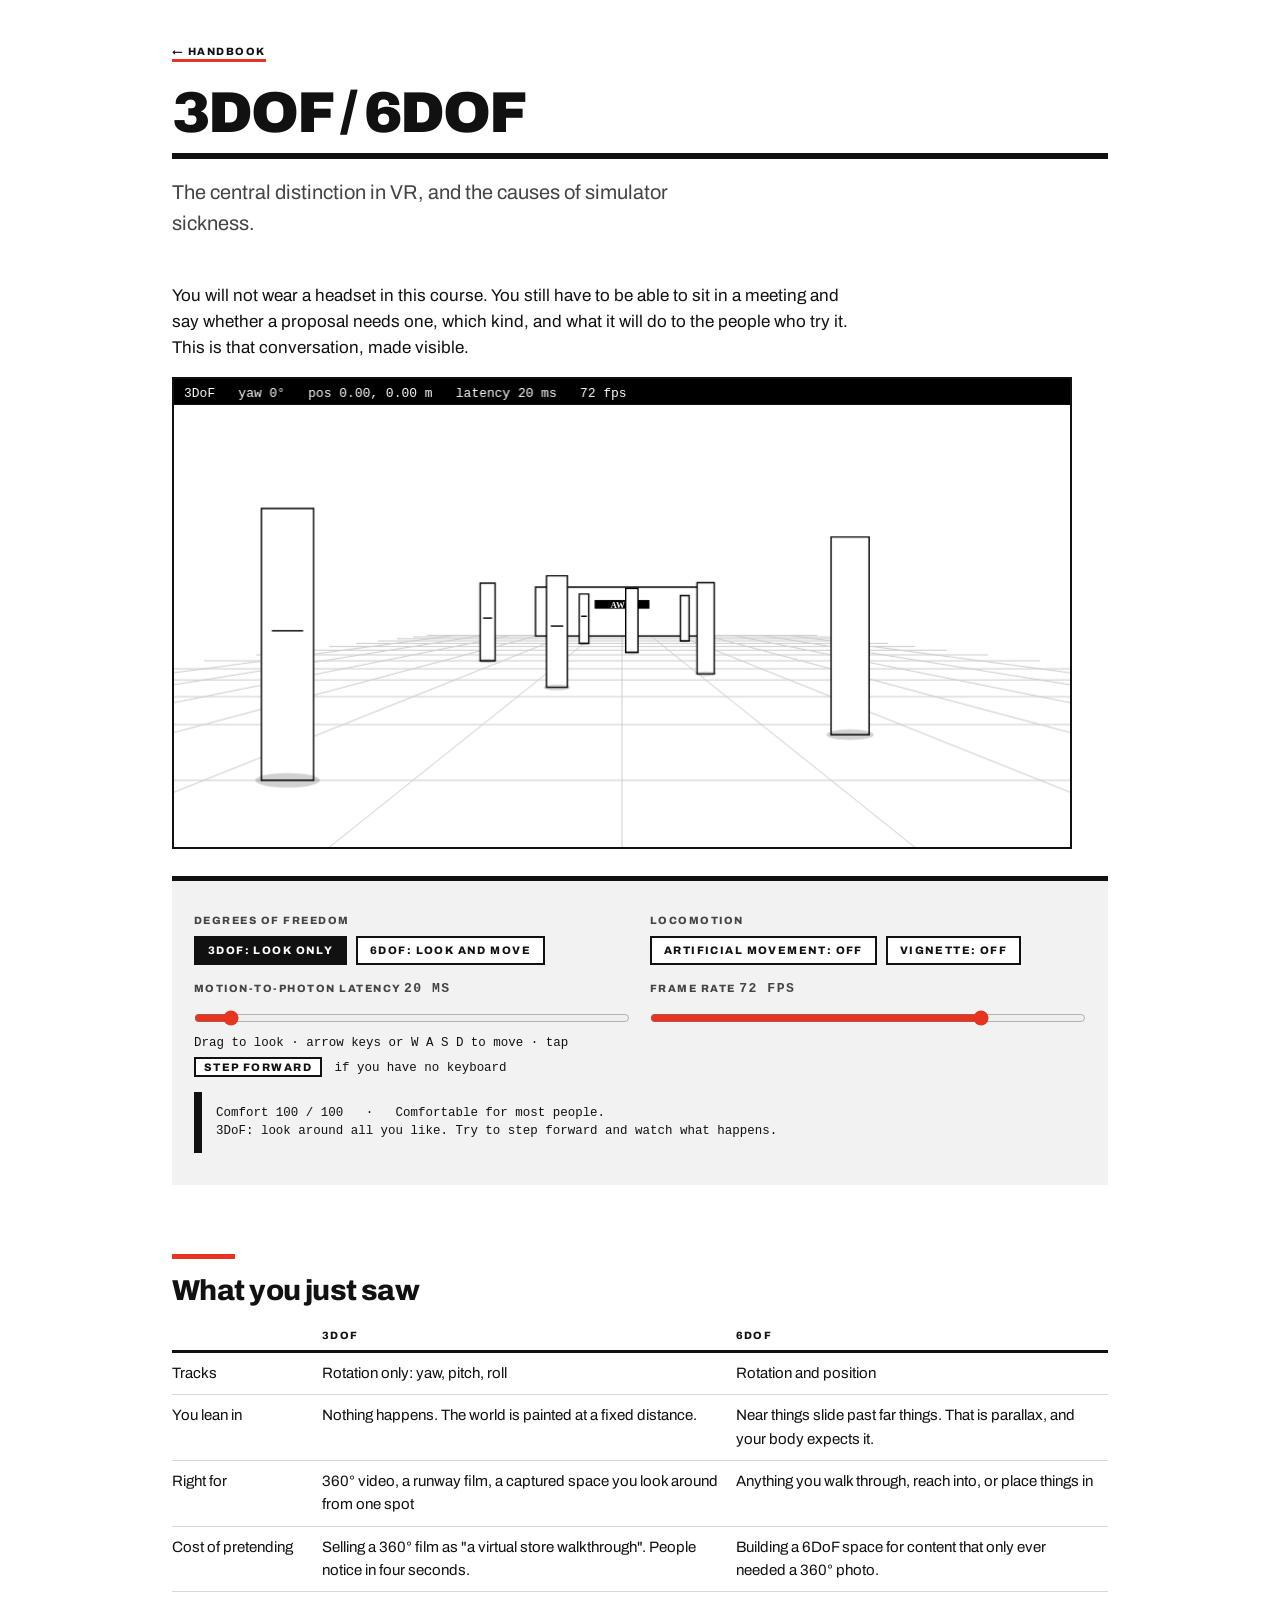
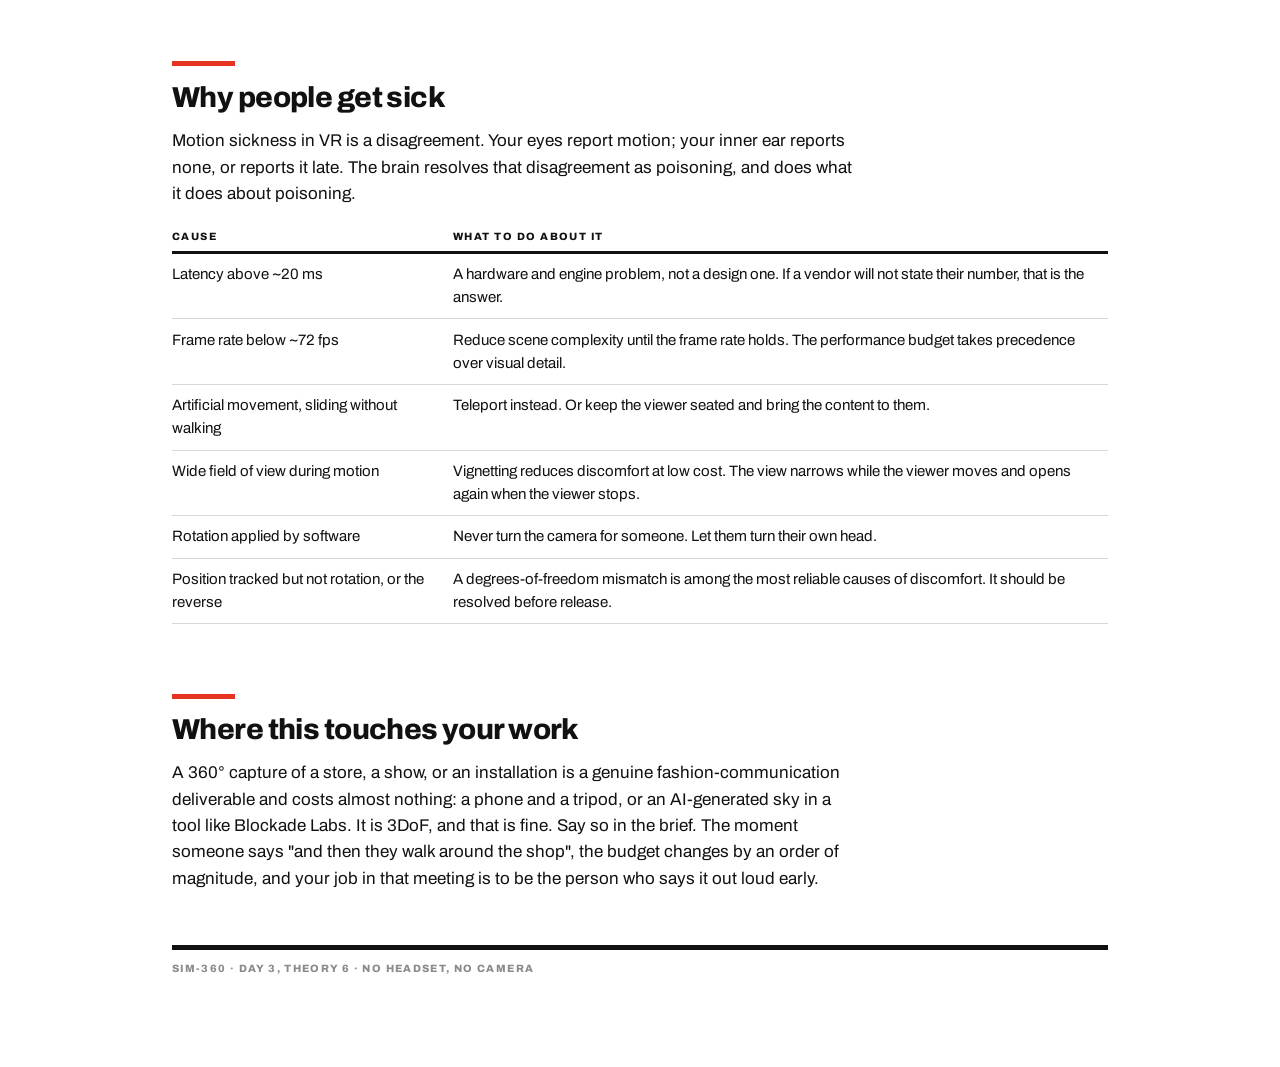
<file: docs/sim-360.html>
<!doctype html>
<html lang="en">
<head>
<meta charset="utf-8">
<meta name="viewport" content="width=device-width, initial-scale=1">
<title>3DoF and 6DoF: Extended Reality</title>
<link rel="stylesheet" href="style.css">
<style>
  #view { width: 100%; max-width: 900px; touch-action: none; cursor: grab; }
  #view:active { cursor: grabbing; }
  .keys { font-family: var(--mono); font-size: 0.78rem; }
  .icon { width: 1em; height: 1em; vertical-align: -0.12em; stroke: currentColor; fill: none; stroke-width: 1.6; }
</style>
</head>
<body>
<div class="wrap wide">
<p class="backlink"><a href="index.html">&larr; Handbook</a></p>

<h1>3DoF / 6DoF</h1>
<p class="subtitle">The central distinction in VR, and the causes of simulator sickness.</p>

<p>You will not wear a headset in this course. You still have to be able to sit in a meeting and say whether
a proposal needs one, which kind, and what it will do to the people who try it. This is that conversation,
made visible.</p>

<canvas id="view" width="900" height="470"></canvas>

<div class="panel">
  <div class="row">
    <div>
      <label>Degrees of freedom</label>
      <button id="dof3" class="on">3DoF: look only</button>
      <button id="dof6">6DoF: look and move</button>
    </div>
    <div>
      <label>Locomotion</label>
      <button id="loco">Artificial movement: off</button>
      <button id="vig">Vignette: off</button>
    </div>
  </div>
  <div class="row">
    <div>
      <label for="lat">Motion-to-photon latency <span class="mono" id="latv">20 ms</span></label>
      <input type="range" id="lat" min="5" max="220" value="20">
    </div>
    <div>
      <label for="fps">Frame rate <span class="mono" id="fpsv">72 fps</span></label>
      <input type="range" id="fps" min="12" max="90" value="72">
    </div>
  </div>
  <p class="keys">Drag to look &middot; arrow keys or W A S D to move &middot; tap <button id="walk" style="padding:2px 8px">Step forward</button> if you have no keyboard</p>
  <div class="readout" id="out"></div>
</div>

<h2>What you just saw</h2>
<table>
  <tr><th style="width:16%"></th><th>3DoF</th><th>6DoF</th></tr>
  <tr><td>Tracks</td><td>Rotation only: yaw, pitch, roll</td><td>Rotation and position</td></tr>
  <tr><td>You lean in</td><td>Nothing happens. The world is painted at a fixed distance.</td><td>Near things slide past far things. That is parallax, and your body expects it.</td></tr>
  <tr><td>Right for</td><td>360&deg; video, a runway film, a captured space you look around from one spot</td><td>Anything you walk through, reach into, or place things in</td></tr>
  <tr><td>Cost of pretending</td><td>Selling a 360&deg; film as "a virtual store walkthrough". People notice in four seconds.</td><td>Building a 6DoF space for content that only ever needed a 360&deg; photo.</td></tr>
</table>

<h2>Why people get sick</h2>
<p>Motion sickness in VR is a disagreement. Your eyes report motion; your inner ear reports none, or
reports it late. The brain resolves that disagreement as poisoning, and does what it does about poisoning.</p>
<table>
  <tr><th style="width:30%">Cause</th><th>What to do about it</th></tr>
  <tr><td>Latency above ~20 ms</td><td>A hardware and engine problem, not a design one. If a vendor will not state their number, that is the answer.</td></tr>
  <tr><td>Frame rate below ~72 fps</td><td>Reduce scene complexity until the frame rate holds. The performance budget takes precedence over visual detail.</td></tr>
  <tr><td>Artificial movement, sliding without walking</td><td>Teleport instead. Or keep the viewer seated and bring the content to them.</td></tr>
  <tr><td>Wide field of view during motion</td><td>Vignetting reduces discomfort at low cost. The view narrows while the viewer moves and opens again when the viewer stops.</td></tr>
  <tr><td>Rotation applied by software</td><td>Never turn the camera for someone. Let them turn their own head.</td></tr>
  <tr><td>Position tracked but not rotation, or the reverse</td><td>A degrees-of-freedom mismatch is among the most reliable causes of discomfort. It should be resolved before release.</td></tr>
</table>

<h2>Where this touches your work</h2>
<p>A 360&deg; capture of a store, a show, or an installation is a genuine fashion-communication deliverable and
costs almost nothing: a phone and a tripod, or an AI-generated sky in a tool like Blockade Labs. It is
3DoF, and that is fine. Say so in the brief. The moment someone says "and then they walk around the shop",
the budget changes by an order of magnitude, and your job in that meeting is to be the person who says it out
loud early.</p>

<footer>sim-360 &middot; Day 3, Theory 6 &middot; no headset, no camera</footer>
</div>

<script>
(function () {
  "use strict";
  var c = document.getElementById("view"), x = c.getContext("2d");
  var el = function (id) { return document.getElementById(id); };
  var W = c.width, H = c.height, F = 420;

  var st = {
    dof: 3, yaw: 0, pitch: 0, px: 0, pz: 0,
    latency: 20, fps: 72, loco: false, vig: false,
    mismatch: 0, moving: 0, lastDraw: 0, bob: 0
  };
  var target = { yaw: 0, pitch: 0, px: 0, pz: 0 };
  var queue = [];

  var PILLARS = [];
  (function () {
    var spec = [[-3.2, 4, 0.5, 2.6], [3.0, 5.5, 0.5, 2.6], [-1.4, 9, 0.45, 2.4],
                [2.2, 11, 0.45, 2.4], [-4.5, 14, 0.5, 2.6], [0.4, 17, 0.5, 2.6],
                [-2.0, 22, 0.5, 2.6], [3.6, 24, 0.5, 2.6]];
    for (var i = 0; i < spec.length; i++) {
      PILLARS.push({ x: spec[i][0], z: spec[i][1], w: spec[i][2], h: spec[i][3], rail: i % 2 === 0 });
    }
  })();

  function proj(wx, wy, wz) {
    var dx = wx - st.px, dz = wz - st.pz;
    var s = Math.sin(st.yaw), co = Math.cos(st.yaw);
    var zc = dx * s + dz * co;
    var xc = dx * co - dz * s;
    if (zc < 0.25) return null;
    return { sx: W / 2 + F * xc / zc, sy: H / 2 + F * (1.6 - wy) / zc + st.pitch * 300, z: zc };
  }

  function line(a, b) {
    if (!a || !b) return;
    x.beginPath(); x.moveTo(a.sx, a.sy); x.lineTo(b.sx, b.sy); x.stroke();
  }

  function draw() {
    x.fillStyle = "#fff"; x.fillRect(0, 0, W, H);

    // floor grid
    x.strokeStyle = "#cccccc"; x.lineWidth = 1;
    for (var gz = 0; gz <= 30; gz += 2) {
      line(proj(-14, 0, gz), proj(14, 0, gz));
    }
    for (var gx = -12; gx <= 12; gx += 2) {
      line(proj(gx, 0, 0.3), proj(gx, 0, 30));
    }

    // back wall
    x.strokeStyle = "#000"; x.lineWidth = 1.4;
    var bl = proj(-6, 0, 29), br = proj(6, 0, 29), tl = proj(-6, 3.4, 29), tr = proj(6, 3.4, 29);
    if (bl && br && tl && tr) {
      x.beginPath(); x.moveTo(bl.sx, bl.sy); x.lineTo(br.sx, br.sy);
      x.lineTo(tr.sx, tr.sy); x.lineTo(tl.sx, tl.sy); x.closePath(); x.stroke();
      x.fillStyle = "#000";
      var bw = proj(-1.9, 2.5, 29), bw2 = proj(1.9, 1.9, 29);
      if (bw && bw2) {
        x.fillRect(bw.sx, bw.sy, bw2.sx - bw.sx, bw2.sy - bw.sy);
        x.fillStyle = "#fff";
        x.font = "600 " + Math.max(8, (bw2.sx - bw.sx) * 0.16) + "px Georgia, serif";
        x.textAlign = "center";
        x.fillText("AW26", (bw.sx + bw2.sx) / 2, (bw.sy + bw2.sy) / 2 + 4);
      }
    }

    // pillars, far to near
    var sorted = PILLARS.slice().sort(function (a, b) { return b.z - a.z; });
    for (var i = 0; i < sorted.length; i++) {
      var p = sorted[i];
      var a = proj(p.x - p.w / 2, 0, p.z), b = proj(p.x + p.w / 2, 0, p.z);
      var t = proj(p.x - p.w / 2, p.h, p.z), u = proj(p.x + p.w / 2, p.h, p.z);
      if (!a || !b || !t || !u) continue;
      x.fillStyle = "#fff"; x.strokeStyle = "#000"; x.lineWidth = 1.4;
      x.beginPath(); x.moveTo(a.sx, a.sy); x.lineTo(b.sx, b.sy);
      x.lineTo(u.sx, u.sy); x.lineTo(t.sx, t.sy); x.closePath();
      x.fill(); x.stroke();
      if (p.rail) {
        x.beginPath();
        x.moveTo(a.sx + (b.sx - a.sx) * 0.2, a.sy + (t.sy - a.sy) * 0.55);
        x.lineTo(a.sx + (b.sx - a.sx) * 0.8, a.sy + (t.sy - a.sy) * 0.55);
        x.stroke();
      }
      // contact shadow
      x.fillStyle = "rgba(0,0,0,0.18)";
      x.beginPath();
      x.ellipse((a.sx + b.sx) / 2, a.sy, Math.abs(b.sx - a.sx) * 0.62, Math.abs(b.sx - a.sx) * 0.14, 0, 0, 6.3);
      x.fill();
    }

    if (st.vig && st.moving > 0) {
      var g = x.createRadialGradient(W / 2, H / 2, H * 0.16, W / 2, H / 2, H * 0.62);
      g.addColorStop(0, "rgba(0,0,0,0)"); g.addColorStop(1, "rgba(0,0,0,0.92)");
      x.fillStyle = g; x.fillRect(0, 0, W, H);
    }

    // HUD
    x.fillStyle = "#000"; x.fillRect(0, 0, W, 26);
    x.fillStyle = "#fff"; x.font = "13px 'Courier New', monospace"; x.textAlign = "left";
    x.fillText(st.dof + "DoF   yaw " + (st.yaw * 57.3).toFixed(0) + "°   pos " +
      st.px.toFixed(2) + ", " + st.pz.toFixed(2) + " m   latency " + st.latency +
      " ms   " + st.fps + " fps", 10, 18);

    if (st.dof === 3 && st.mismatch > 0) {
      x.fillStyle = "#e63420";
      x.fillRect(W / 2 - 190, H - 52, 380, 30);
      x.fillStyle = "#fff"; x.textAlign = "center"; x.font = "13px 'Courier New', monospace";
      x.fillText("YOU MOVED. THE WORLD DID NOT.", W / 2, H - 32);
    }
    x.textAlign = "left";
  }

  function comfort() {
    var s = 100;
    if (st.latency > 20) s -= Math.min(45, (st.latency - 20) * 0.32);
    if (st.fps < 72) s -= Math.min(40, (72 - st.fps) * 0.85);
    if (st.loco) s -= st.vig ? 8 : 24;
    if (st.dof === 3 && st.mismatch > 0.5) s -= Math.min(30, st.mismatch * 9);
    return Math.max(0, Math.round(s));
  }

  function say() {
    var cf = comfort();
    var verdict = cf >= 80 ? "Comfortable for most people."
      : cf >= 60 ? "Tolerable for a few minutes. Some people will feel it."
      : cf >= 35 ? "A meaningful share of a class will feel unwell."
      : "Unacceptable for general audiences.";
    var lines = [];
    lines.push("Comfort " + cf + " / 100   ·   " + verdict);
    if (st.latency > 20) lines.push("Latency " + st.latency + " ms is above the ~20 ms threshold. The world lags your head.");
    if (st.fps < 72) lines.push("At " + st.fps + " fps the image judders. Cut the scene until it holds 72.");
    if (st.loco && !st.vig) lines.push("Artificial movement at full field of view is the strongest single contributor here. Add a vignette, or use teleportation instead.");
    if (st.loco && st.vig) lines.push("Vignette on during movement. Cheap, ugly for a second, and it works.");
    if (st.dof === 3) {
      lines.push(st.mismatch > 0.5
        ? "3DoF: you tried to move and nothing moved. No parallax. This is a 360° film, not a space."
        : "3DoF: look around all you like. Try to step forward and watch what happens.");
    } else {
      lines.push("6DoF: near pillars slide past the far ones as you move. That parallax is what makes a space feel like a place, and it is what needs real hardware.");
    }
    el("out").textContent = lines.join("\n");
  }

  // latency: queue pose samples and apply them late
  function tick(now) {
    queue.push({ t: now, yaw: target.yaw, pitch: target.pitch, px: target.px, pz: target.pz });
    var cutoff = now - st.latency;
    var use = null;
    while (queue.length && queue[0].t <= cutoff) use = queue.shift();
    if (use) {
      st.yaw = use.yaw; st.pitch = use.pitch;
      if (st.dof === 6) { st.px = use.px; st.pz = use.pz; }
    }
    if (queue.length > 400) queue.splice(0, queue.length - 400);

    if (st.loco) { target.pz += 0.022; st.moving = 12; }
    if (st.moving > 0) st.moving--;

    var interval = 1000 / st.fps;
    if (now - st.lastDraw >= interval) { st.lastDraw = now; draw(); }
    requestAnimationFrame(tick);
  }

  function move(dx, dz) {
    var s = Math.sin(st.yaw), co = Math.cos(st.yaw);
    target.px += dx * co + dz * s;
    target.pz += -dx * s + dz * co;
    target.px = Math.max(-8, Math.min(8, target.px));
    target.pz = Math.max(-6, Math.min(26, target.pz));
    st.moving = 12;
    if (st.dof === 3) st.mismatch = Math.min(4, st.mismatch + 0.6);
    say();
  }

  // drag to look
  var drag = null;
  function down(e) { drag = { x: pt(e).x, y: pt(e).y }; }
  function pt(e) { var t = e.touches ? e.touches[0] : e; return { x: t.clientX, y: t.clientY }; }
  function moveL(e) {
    if (!drag) return;
    var p = pt(e);
    target.yaw -= (p.x - drag.x) * 0.005;
    target.pitch = Math.max(-0.22, Math.min(0.22, target.pitch + (p.y - drag.y) * 0.0012));
    drag = p;
    e.preventDefault();
  }
  function up() { drag = null; }
  c.addEventListener("mousedown", down); window.addEventListener("mousemove", moveL); window.addEventListener("mouseup", up);
  c.addEventListener("touchstart", down, { passive: true });
  c.addEventListener("touchmove", moveL, { passive: false });
  c.addEventListener("touchend", up);

  window.addEventListener("keydown", function (e) {
    var k = e.key.toLowerCase();
    if (k === "arrowup" || k === "w") move(0, 0.35);
    else if (k === "arrowdown" || k === "s") move(0, -0.35);
    else if (k === "arrowleft" || k === "a") move(-0.3, 0);
    else if (k === "arrowright" || k === "d") move(0.3, 0);
    else return;
    e.preventDefault();
  });
  el("walk").addEventListener("click", function () { move(0, 0.5); });

  el("dof3").addEventListener("click", function () {
    st.dof = 3; st.mismatch = 0; this.classList.add("on"); el("dof6").classList.remove("on"); say();
  });
  el("dof6").addEventListener("click", function () {
    st.dof = 6; st.mismatch = 0; this.classList.add("on"); el("dof3").classList.remove("on"); say();
  });
  el("loco").addEventListener("click", function () {
    st.loco = !st.loco; this.classList.toggle("on", st.loco);
    this.textContent = "Artificial movement: " + (st.loco ? "on" : "off"); say();
  });
  el("vig").addEventListener("click", function () {
    st.vig = !st.vig; this.classList.toggle("on", st.vig);
    this.textContent = "Vignette: " + (st.vig ? "on" : "off"); say();
  });
  el("lat").addEventListener("input", function () {
    st.latency = +this.value; el("latv").textContent = st.latency + " ms"; say();
  });
  el("fps").addEventListener("input", function () {
    st.fps = +this.value; el("fpsv").textContent = st.fps + " fps"; say();
  });

  say();
  requestAnimationFrame(tick);
})();
</script>
</body>
</html>
</file>
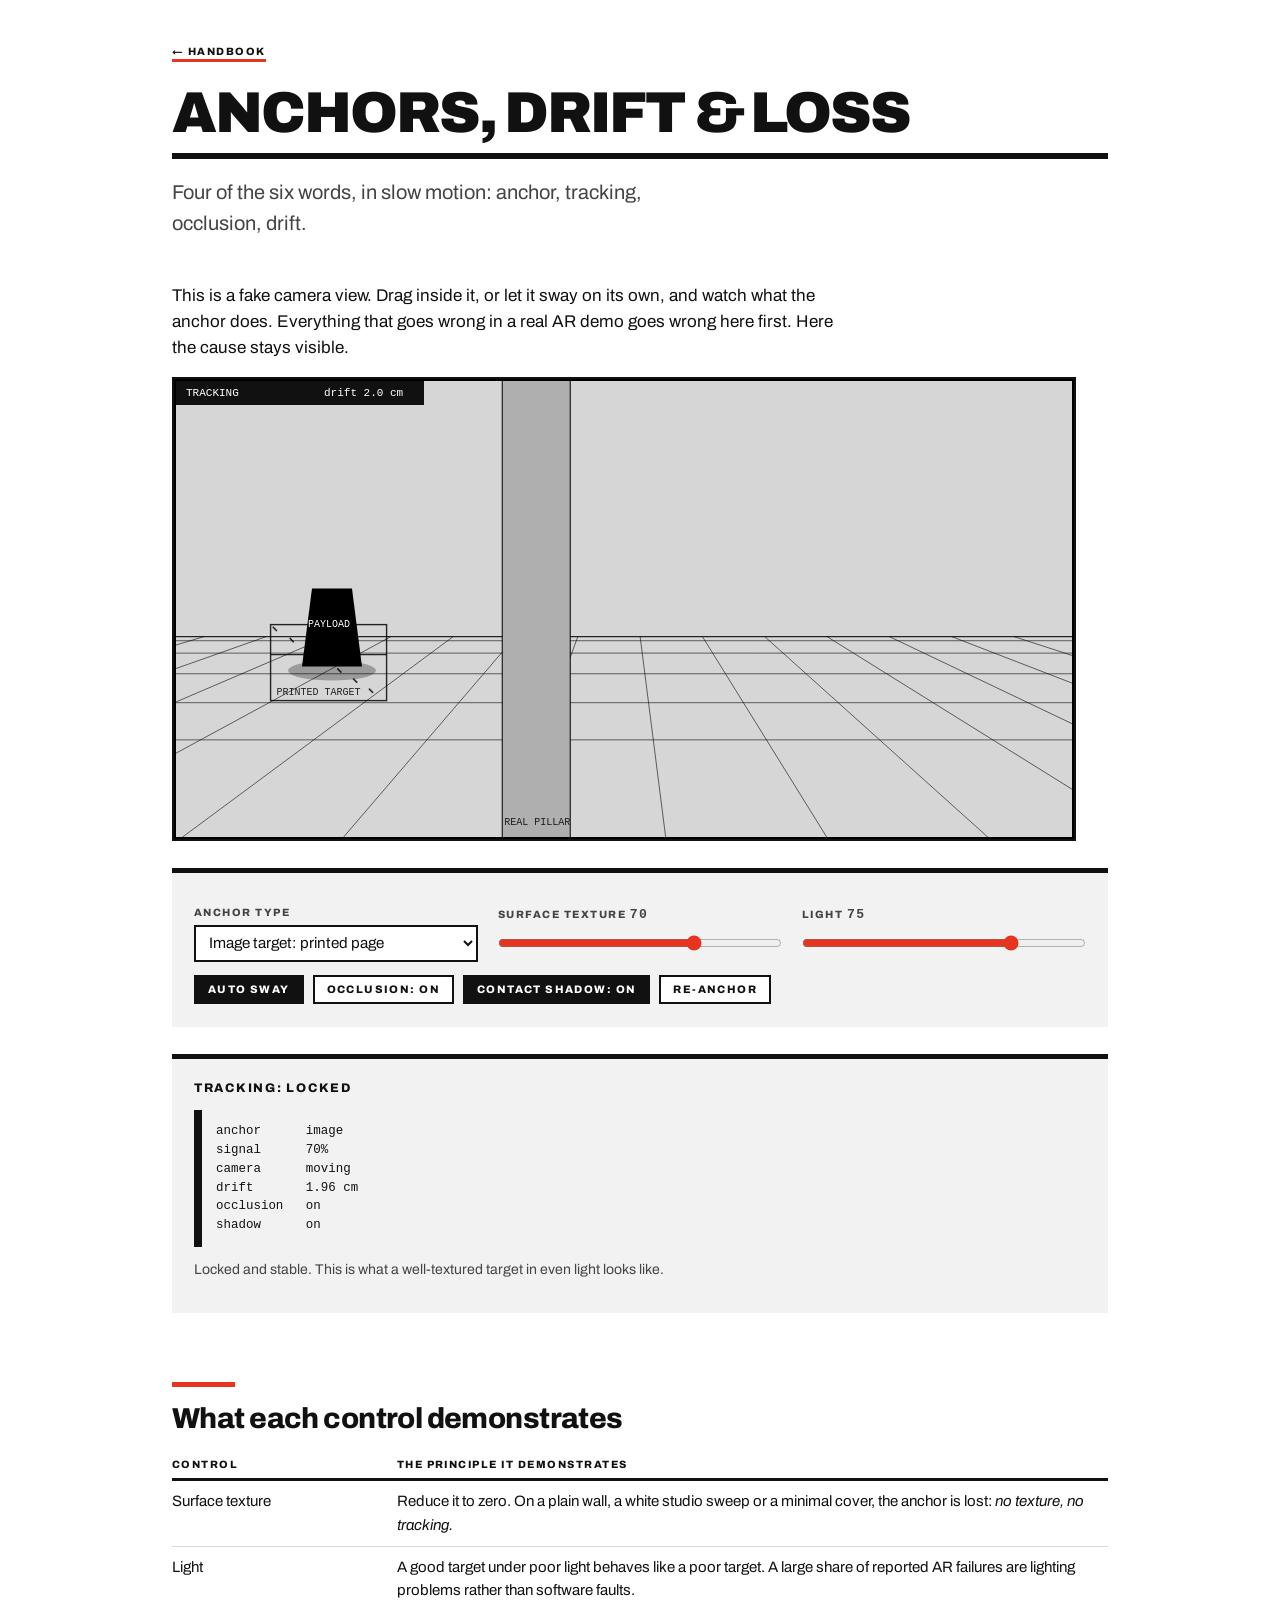
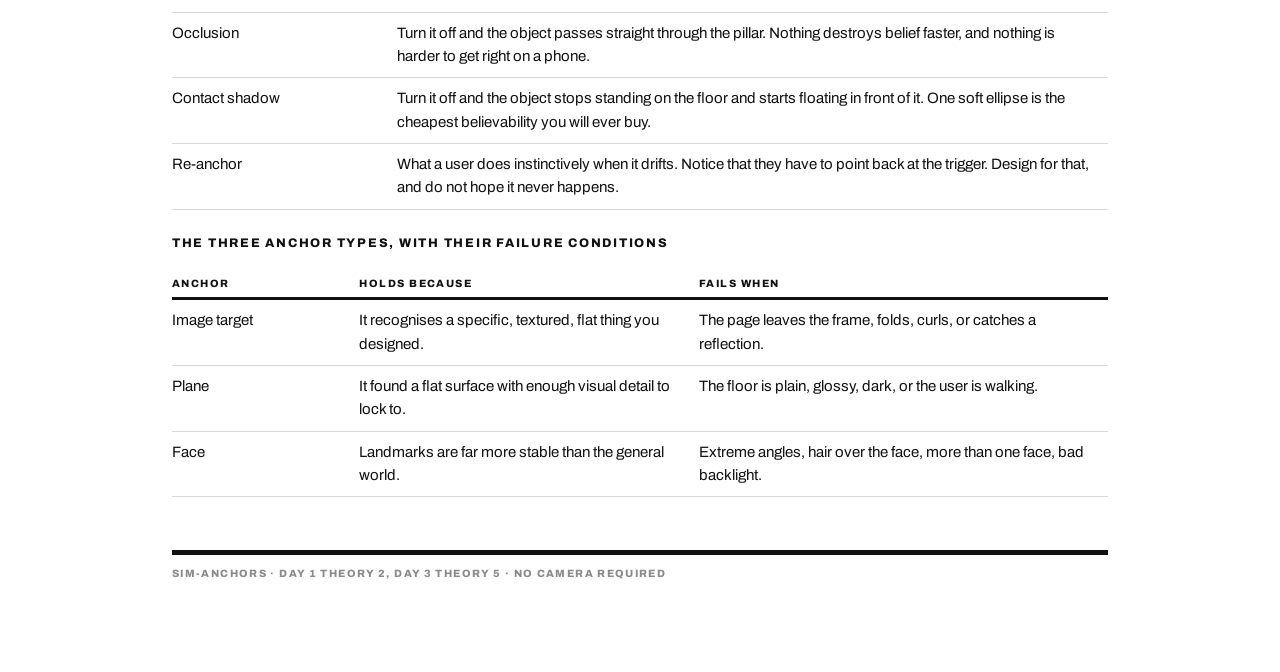
<file: docs/sim-anchors.html>
<!doctype html>
<html lang="en">
<head>
<meta charset="utf-8">
<meta name="viewport" content="width=device-width, initial-scale=1">
<title>Anchors, Drift and Loss: Extended Reality</title>
<link rel="stylesheet" href="style.css">
</head>
<body>
<div class="wrap wide">
<p class="backlink"><a href="index.html">&larr; Handbook</a></p>

<h1>Anchors, Drift &amp; Loss</h1>
<p class="subtitle">Four of the six words, in slow motion: anchor, tracking, occlusion, drift.</p>

<p>This is a fake camera view. Drag inside it, or let it sway on its own, and watch what the anchor does.
Everything that goes wrong in a real AR demo goes wrong here first. Here the cause stays visible.</p>

<canvas id="c" width="900" height="460" aria-label="Simulated camera view"></canvas>

<div class="panel noprint">
  <div class="row">
    <div>
      <label for="anchor">Anchor type</label>
      <select id="anchor">
        <option value="image">Image target: printed page</option>
        <option value="plane">Plane: floor or table</option>
        <option value="face">Face: front camera</option>
      </select>
    </div>
    <div>
      <label for="tex">Surface texture <span class="mono" id="texv">70</span></label>
      <input type="range" id="tex" min="0" max="100" value="70">
    </div>
    <div>
      <label for="light">Light <span class="mono" id="lightv">75</span></label>
      <input type="range" id="light" min="0" max="100" value="75">
    </div>
  </div>
  <div style="margin-top:10px">
    <button id="sway" class="on">Auto sway</button>
    <button id="occ">Occlusion: on</button>
    <button id="shadow" class="on">Contact shadow: on</button>
    <button id="reset">Re-anchor</button>
  </div>
</div>

<div class="panel">
  <h3 id="state">Tracking</h3>
  <div class="readout" id="read"></div>
  <p id="diag" class="note"></p>
</div>

<h2>What each control demonstrates</h2>
<table>
  <tr><th style="width:24%">Control</th><th>The principle it demonstrates</th></tr>
  <tr><td>Surface texture</td><td>Reduce it to zero. On a plain wall, a white studio sweep or a minimal cover, the anchor is lost: <em>no texture, no tracking.</em></td></tr>
  <tr><td>Light</td><td>A good target under poor light behaves like a poor target. A large share of reported AR failures are lighting problems rather than software faults.</td></tr>
  <tr><td>Occlusion</td><td>Turn it off and the object passes straight through the pillar. Nothing destroys belief faster, and nothing is harder to get right on a phone.</td></tr>
  <tr><td>Contact shadow</td><td>Turn it off and the object stops standing on the floor and starts floating in front of it. One soft ellipse is the cheapest believability you will ever buy.</td></tr>
  <tr><td>Re-anchor</td><td>What a user does instinctively when it drifts. Notice that they have to point back at the trigger. Design for that, and do not hope it never happens.</td></tr>
</table>

<h3>The three anchor types, with their failure conditions</h3>
<table>
  <tr><th style="width:20%">Anchor</th><th>Holds because</th><th>Fails when</th></tr>
  <tr><td>Image target</td><td>It recognises a specific, textured, flat thing you designed.</td><td>The page leaves the frame, folds, curls, or catches a reflection.</td></tr>
  <tr><td>Plane</td><td>It found a flat surface with enough visual detail to lock to.</td><td>The floor is plain, glossy, dark, or the user is walking.</td></tr>
  <tr><td>Face</td><td>Landmarks are far more stable than the general world.</td><td>Extreme angles, hair over the face, more than one face, bad backlight.</td></tr>
</table>

<footer>sim-anchors &middot; Day 1 Theory 2, Day 3 Theory 5 &middot; no camera required</footer>
</div>

<script>
(function () {
  "use strict";
  var c = document.getElementById("c"), x = c.getContext("2d");
  var W = c.width, H = c.height;

  var st = {
    cam: 0, target: 0, vel: 0, drift: 0, lost: 0, quality: 1,
    sway: true, occ: true, shadow: true, anchor: "image",
    tex: 70, light: 75, dragging: false, lastX: 0, t: 0, lostTime: 0, reacq: 0
  };

  var ANCHOR_X = 0;        // world position of the anchor, in "cm"
  var FOV = 260;           // half-width of the view in cm

  function el(id) { return document.getElementById(id); }

  function bind() {
    el("anchor").addEventListener("change", function () { st.anchor = this.value; st.drift = 0; });
    el("tex").addEventListener("input", function () { st.tex = +this.value; el("texv").textContent = this.value; });
    el("light").addEventListener("input", function () { st.light = +this.value; el("lightv").textContent = this.value; });
    el("sway").addEventListener("click", function () { st.sway = !st.sway; this.classList.toggle("on", st.sway); });
    el("occ").addEventListener("click", function () {
      st.occ = !st.occ; this.classList.toggle("on", st.occ);
      this.textContent = "Occlusion: " + (st.occ ? "on" : "off");
    });
    el("shadow").addEventListener("click", function () {
      st.shadow = !st.shadow; this.classList.toggle("on", st.shadow);
      this.textContent = "Contact shadow: " + (st.shadow ? "on" : "off");
    });
    el("reset").addEventListener("click", function () { st.drift = 0; st.reacq = 1; });

    function down(e) { st.dragging = true; st.lastX = pt(e); st.sway = false; el("sway").classList.remove("on"); }
    function move(e) {
      if (!st.dragging) return;
      var p = pt(e); st.vel = (st.lastX - p) * 0.9; st.lastX = p; e.preventDefault();
    }
    function up() { st.dragging = false; }
    function pt(e) { return e.touches ? e.touches[0].clientX : e.clientX; }
    c.addEventListener("mousedown", down); window.addEventListener("mousemove", move); window.addEventListener("mouseup", up);
    c.addEventListener("touchstart", down, { passive: true });
    c.addEventListener("touchmove", move, { passive: false });
    c.addEventListener("touchend", up);
  }

  function scene() {
    // quality of the tracking signal
    var texQ = st.tex / 100, litQ = st.light / 100;
    var lightPenalty = litQ < 0.25 ? litQ / 0.25 : litQ > 0.9 ? 1 - (litQ - 0.9) * 4 : 1;
    var base = st.anchor === "face" ? 0.45 + 0.55 * texQ : texQ;
    st.quality = Math.max(0, Math.min(1, base * lightPenalty));

    // camera motion
    if (st.sway) st.vel += Math.sin(st.t * 0.011) * 0.55;
    st.vel *= 0.90;
    st.cam += st.vel;
    st.cam = Math.max(-360, Math.min(360, st.cam));

    // is the anchor in frame?
    var rel = ANCHOR_X - st.cam;
    var inFrame = Math.abs(rel) < FOV * 0.78;
    var speed = Math.abs(st.vel);
    var tracking = inFrame && st.quality > 0.18 && speed < 6 + st.quality * 10;

    if (tracking) {
      st.lostTime = 0;
      st.drift += (1 - st.quality) * (0.05 + speed * 0.012);
      if (st.reacq > 0) { st.drift *= 0.80; st.reacq -= 0.05; }
    } else {
      st.lostTime += 1 / 60;
      st.drift += (1 - st.quality) * 0.02;
    }
    return { tracking: tracking, inFrame: inFrame, speed: speed, rel: rel };
  }

  function draw(s) {
    x.clearRect(0, 0, W, H);
    var lit = 0.35 + 0.65 * (st.light / 100);

    // --- the real room, seen through the camera ---
    var g = Math.round(255 * lit);
    x.fillStyle = "rgb(" + g + "," + g + "," + g + ")";
    x.fillRect(0, 0, W, H);

    var horizon = H * 0.56, ink = "rgba(0,0,0," + (0.25 + 0.7 * lit) + ")";
    x.strokeStyle = ink; x.lineWidth = 1.2;
    x.beginPath(); x.moveTo(0, horizon); x.lineTo(W, horizon); x.stroke();

    // floor texture scaled by the texture slider
    var density = 2 + Math.round(st.tex / 100 * 26);
    x.lineWidth = 0.7;
    for (var i = -density; i <= density; i++) {
      var wx = i * (720 / density) - (st.cam % (720 / density));
      var sxp = W / 2 + wx * (W / 2) / FOV;
      x.beginPath(); x.moveTo(sxp, horizon); x.lineTo(W / 2 + (sxp - W / 2) * 2.6, H); x.stroke();
    }
    for (var r = 1; r <= Math.max(1, Math.round(st.tex / 100 * 7)); r++) {
      var yy = horizon + Math.pow(r / 7, 2) * (H - horizon);
      x.beginPath(); x.moveTo(0, yy); x.lineTo(W, yy); x.stroke();
    }

    // --- the trigger itself ---
    var relX = ANCHOR_X - st.cam;
    var tsx = W / 2 + relX * (W / 2) / FOV;
    x.save();
    x.strokeStyle = ink; x.lineWidth = 1.4;
    if (st.anchor === "image") {
      x.strokeRect(tsx - 58, horizon - 12, 116, 76);
      x.beginPath(); x.moveTo(tsx - 58, horizon + 18); x.lineTo(tsx + 58, horizon + 18); x.stroke();
      x.font = "10px 'Courier New', monospace"; x.fillStyle = ink;
      x.fillText("PRINTED TARGET", tsx - 52, horizon + 58);
      // feature dots, count follows the texture slider
      var n = Math.round(st.tex / 100 * 40);
      for (var d = 0; d < n; d++) {
        var a = (d * 97 % 113) / 113, b = (d * 61 % 71) / 71;
        x.fillRect(tsx - 56 + a * 112, horizon - 10 + b * 72, 1.6, 1.6);
      }
    } else if (st.anchor === "plane") {
      x.beginPath();
      x.ellipse(tsx, horizon + 66, 130, 30, 0, 0, 6.3); x.stroke();
      x.font = "10px 'Courier New', monospace"; x.fillStyle = ink;
      x.fillText("DETECTED PLANE", tsx - 52, horizon + 110);
    } else {
      x.beginPath(); x.ellipse(tsx, horizon - 30, 56, 74, 0, 0, 6.3); x.stroke();
      var lm = [[-22, -18], [22, -18], [0, 4], [-20, 30], [20, 30], [0, 34], [-34, -4], [34, -4]];
      x.fillStyle = ink;
      lm.forEach(function (p) { x.fillRect(tsx + p[0] - 2, horizon - 30 + p[1] - 2, 4, 4); });
      x.font = "10px 'Courier New', monospace";
      x.fillText("FACE LANDMARKS", tsx - 52, horizon + 62);
    }
    x.restore();

    // --- the virtual payload ---
    var px = tsx + st.drift * (W / 2) / FOV;
    var py = st.anchor === "face" ? horizon - 30 : horizon + (st.anchor === "plane" ? 60 : 30);

    var alive = s.tracking || st.lostTime < 0.45;
    x.save();
    x.globalAlpha = alive ? 1 : 0.16;
    if (!s.tracking) { x.setLineDash([5, 4]); }

    if (st.shadow && st.anchor !== "face") {
      x.globalAlpha *= 0.28; x.fillStyle = "#000";
      x.beginPath(); x.ellipse(px, py + 4, 44, 10, 0, 0, 6.3); x.fill();
      x.globalAlpha = alive ? 1 : 0.16;
    }
    x.fillStyle = "#000"; x.strokeStyle = "#000"; x.lineWidth = 1.5;
    if (st.anchor === "face") {
      // a pair of virtual frames on the landmarks
      x.beginPath(); x.rect(px - 40, py - 26, 32, 22); x.rect(px + 8, py - 26, 32, 22); x.stroke();
      x.beginPath(); x.moveTo(px - 8, py - 18); x.lineTo(px + 8, py - 18); x.stroke();
    } else {
      x.beginPath();
      x.moveTo(px - 30, py); x.lineTo(px + 30, py);
      x.lineTo(px + 20, py - 78); x.lineTo(px - 20, py - 78); x.closePath();
      if (alive) x.fill(); else x.stroke();
      x.fillStyle = "#fff"; x.font = "10px 'Courier New', monospace";
      if (alive) x.fillText("PAYLOAD", px - 24, py - 40);
    }
    x.setLineDash([]);
    x.restore();

    // --- occlusion: a real pillar in front of the virtual object ---
    var pillarWorld = 120;
    var prx = W / 2 + (pillarWorld - st.cam) * (W / 2) / FOV;
    x.save();
    if (st.occ) {
      x.fillStyle = "rgb(" + Math.round(g * 0.82) + "," + Math.round(g * 0.82) + "," + Math.round(g * 0.82) + ")";
      x.fillRect(prx - 34, 0, 68, H);
      x.strokeStyle = ink; x.lineWidth = 1.2; x.strokeRect(prx - 34, 0, 68, H);
    } else {
      x.globalAlpha = 0.22;
      x.strokeStyle = "#000"; x.lineWidth = 1.2; x.setLineDash([4, 4]);
      x.strokeRect(prx - 34, 0, 68, H); x.setLineDash([]);
    }
    x.fillStyle = ink; x.font = "10px 'Courier New', monospace";
    x.fillText("REAL PILLAR", prx - 32, H - 14);
    x.restore();

    // --- HUD ---
    x.save();
    x.fillStyle = s.tracking ? "#111" : "#e63420"; x.fillRect(0, 0, 250, 26);
    x.fillStyle = "#fff"; x.font = "11px 'Courier New', monospace";
    x.fillText(s.tracking ? "TRACKING" : (s.inFrame ? "TRACKING LOST" : "TARGET OUT OF FRAME"), 12, 17);
    x.fillText("drift " + st.drift.toFixed(1) + " cm", 150, 17);
    x.restore();

    // frame edge
    x.strokeStyle = "#000"; x.lineWidth = 2; x.strokeRect(1, 1, W - 2, H - 2);
  }

  function diagnose(s) {
    if (!s.inFrame) return "The trigger has left the frame. The content has nothing to attach to. That is not a fault, it is the definition of an anchor. Design the experience so people have a reason to keep pointing at it.";
    if (st.quality < 0.18) {
      if (st.light < 25) return "Too dark. The camera cannot find features it cannot see. The target is fine; the room is not.";
      if (st.light > 90) return "Blown out. Direct light and glare erase the same detail darkness hides.";
      return "The surface has almost no texture. There is nothing to recognise. No texture, no tracking.";
    }
    if (s.speed > 6 + st.quality * 10) return "Moving too fast for this target. Motion blur destroys features. Weak targets need slow, deliberate movement, which users will not give you.";
    if (st.drift > 8) return "Drift is now visible to the eye. The object has slid off its anchor. A user will fix this by pointing back at the trigger, so make re-acquiring obvious.";
    if (st.drift > 3) return "Drift is accumulating. Small errors compound every frame. Raise the texture and the drift slows down.";
    return "Locked and stable. This is what a well-textured target in even light looks like.";
  }

  function loop() {
    st.t++;
    var s = scene();
    draw(s);
    document.getElementById("state").textContent =
      s.tracking ? "Tracking: locked" : (s.inFrame ? "Tracking lost" : "Target out of frame");
    document.getElementById("read").textContent =
      "anchor      " + st.anchor +
      "\nsignal      " + Math.round(st.quality * 100) + "%" +
      "\ncamera      " + (Math.abs(st.vel) < 0.4 ? "still" : Math.abs(st.vel) < 4 ? "moving" : "moving fast") +
      "\ndrift       " + st.drift.toFixed(2) + " cm" +
      "\nocclusion   " + (st.occ ? "on" : "off") +
      "\nshadow      " + (st.shadow ? "on" : "off");
    document.getElementById("diag").textContent = diagnose(s);
    requestAnimationFrame(loop);
  }

  bind();
  loop();
})();
</script>
</body>
</html>
</file>
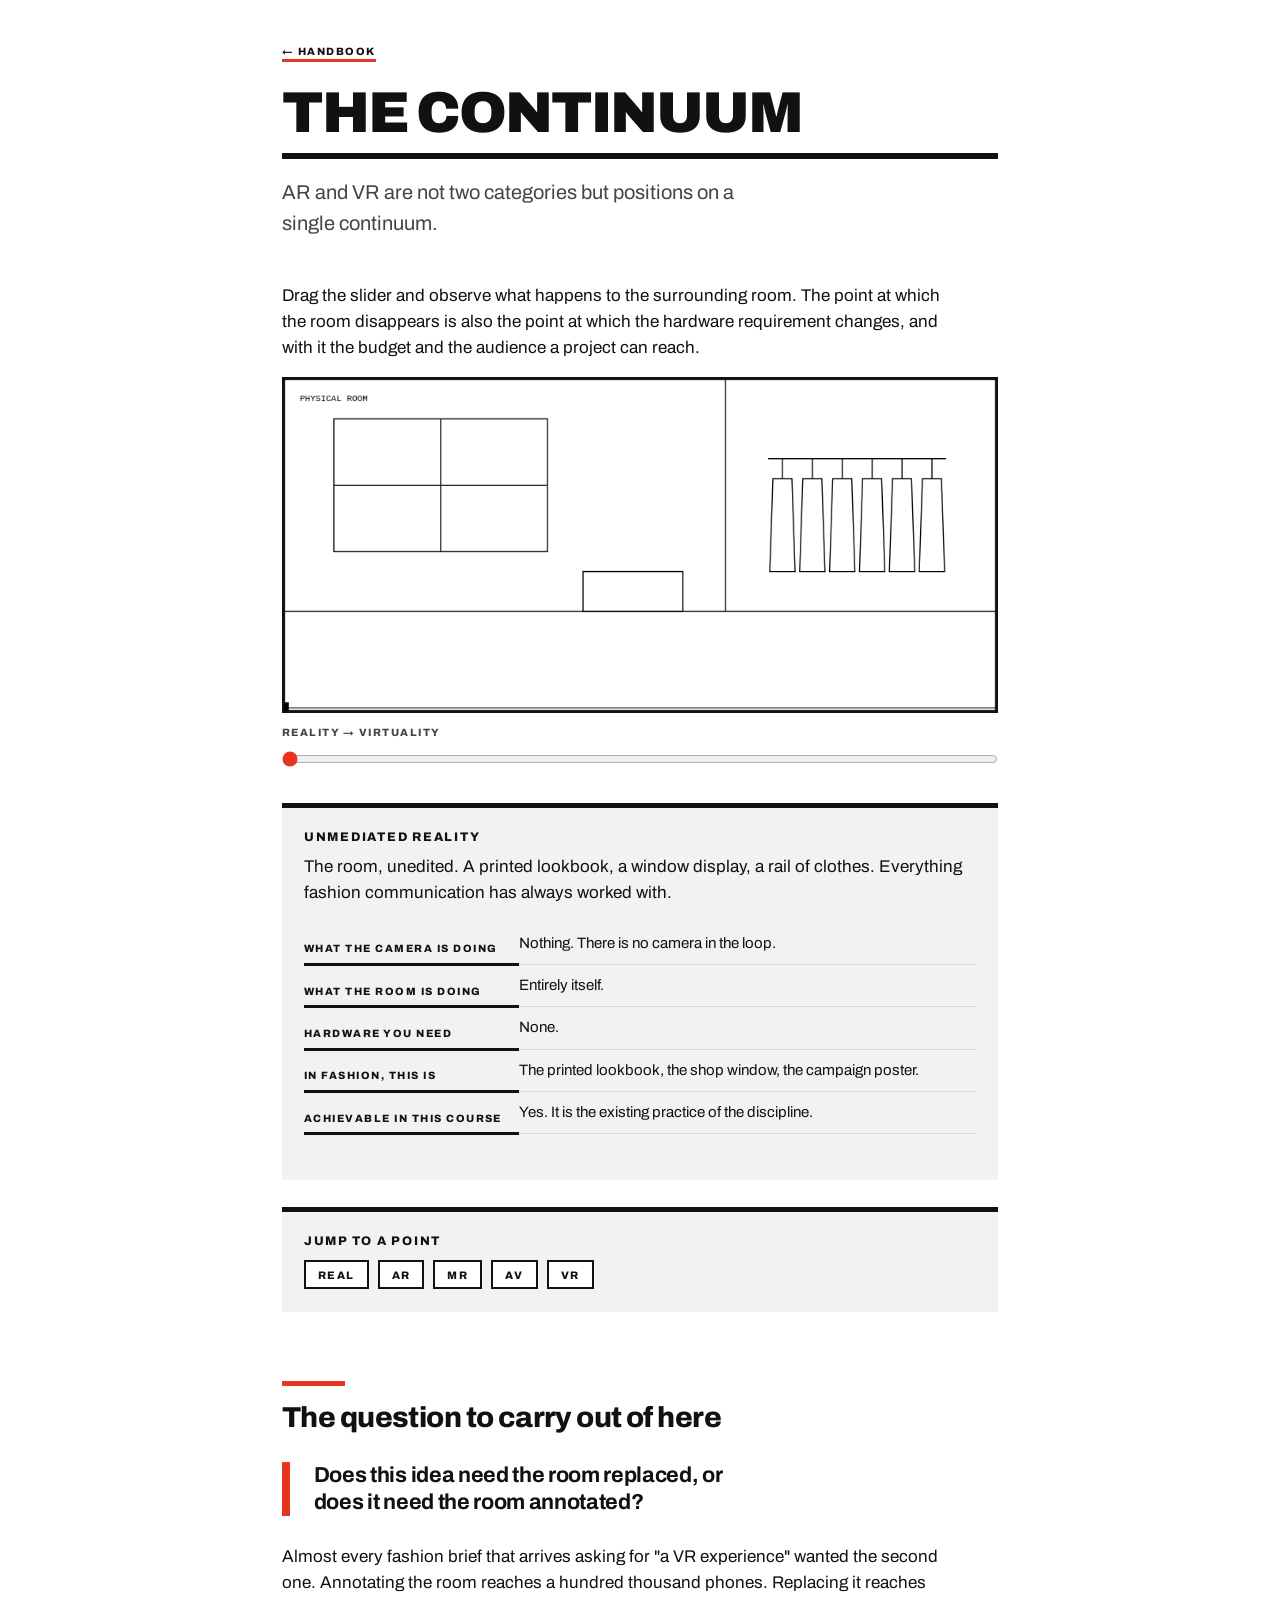
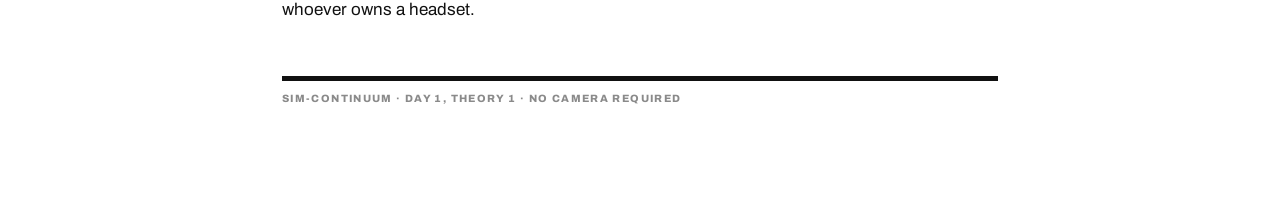
<file: docs/sim-continuum.html>
<!doctype html>
<html lang="en">
<head>
<meta charset="utf-8">
<meta name="viewport" content="width=device-width, initial-scale=1">
<title>The Continuum: Extended Reality</title>
<link rel="stylesheet" href="style.css">
</head>
<body>
<div class="wrap">
<p class="backlink"><a href="index.html">&larr; Handbook</a></p>

<h1>The Continuum</h1>
<p class="subtitle">AR and VR are not two categories but positions on a single continuum.</p>

<p>Drag the slider and observe what happens to the surrounding room. The point at which the room disappears is
also the point at which the hardware requirement changes, and with it the budget and the audience a project can
reach.</p>

<canvas id="c" width="900" height="420" aria-label="Continuum visualisation"></canvas>

<label for="s">Reality &rarr; Virtuality</label>
<input type="range" id="s" min="0" max="100" value="0" step="1">

<div class="panel">
  <h3 id="ttl">Unmediated reality</h3>
  <p id="desc"></p>
  <table>
    <tr><th style="width:32%">What the camera is doing</th><td id="cam"></td></tr>
    <tr><th>What the room is doing</th><td id="room"></td></tr>
    <tr><th>Hardware you need</th><td id="hw"></td></tr>
    <tr><th>In fashion, this is</th><td id="fash"></td></tr>
    <tr><th>Achievable in this course</th><td id="ship"></td></tr>
  </table>
</div>

<div class="panel noprint">
  <h3>Jump to a point</h3>
  <button data-go="0">Real</button>
  <button data-go="22">AR</button>
  <button data-go="52">MR</button>
  <button data-go="78">AV</button>
  <button data-go="100">VR</button>
</div>

<h2>The question to carry out of here</h2>
<blockquote>Does this idea need the room replaced, or does it need the room annotated?</blockquote>
<p>Almost every fashion brief that arrives asking for "a VR experience" wanted the second one. Annotating the
room reaches a hundred thousand phones. Replacing it reaches whoever owns a headset.</p>

<footer>sim-continuum &middot; Day 1, Theory 1 &middot; no camera required</footer>
</div>

<script>
(function () {
  "use strict";
  var c = document.getElementById("c"), x = c.getContext("2d");
  var s = document.getElementById("s");
  var out = {
    ttl: document.getElementById("ttl"), desc: document.getElementById("desc"),
    cam: document.getElementById("cam"), room: document.getElementById("room"),
    hw: document.getElementById("hw"), fash: document.getElementById("fash"),
    ship: document.getElementById("ship")
  };

  var BANDS = [
    { max: 8, ttl: "Unmediated reality",
      desc: "The room, unedited. A printed lookbook, a window display, a rail of clothes. Everything fashion communication has always worked with.",
      cam: "Nothing. There is no camera in the loop.",
      room: "Entirely itself.",
      hw: "None.",
      fash: "The printed lookbook, the shop window, the campaign poster.",
      ship: "Yes. It is the existing practice of the discipline." },
    { max: 38, ttl: "Augmented reality",
      desc: "The room stays. Things are added on top of it, registered to something the camera recognises: a printed page, a face, a floor.",
      cam: "Looking outward, recognising a trigger, tracking it frame by frame.",
      room: "Fully visible and fully real. It is the backdrop.",
      hw: "The phone already in your pocket.",
      fash: "The lookbook that plays, the filter that tries on eyewear, the product placed on your own table.",
      ship: "Yes. This band is the subject of the course." },
    { max: 66, ttl: "Mixed reality",
      desc: "The room is no longer only a backdrop. The system has built a model of it. Virtual things sit behind real furniture, bounce off real floors, get hidden by a real hand.",
      cam: "Mapping depth and geometry continuously, not just tracking a target.",
      room: "Understood as surfaces, not pixels. Occlusion works.",
      hw: "A depth-capable phone, or a passthrough headset.",
      fash: "A virtual garment that a real mannequin correctly stands in front of. Store fittings previewed in the actual store.",
      ship: "Partly. Depth-capable phones only, and it is the least reliable element in a live demonstration." },
    { max: 92, ttl: "Augmented virtuality",
      desc: "Flipped. The world is now synthetic, and pieces of the real one are imported into it: your captured garment, your scanned face, a live video feed.",
      cam: "Used as a scanner, not a window. It captures the real thing and hands it over.",
      room: "Gone. Replaced by a built environment.",
      hw: "Headset, or a desktop 3D environment.",
      fash: "A virtual showroom containing photogrammetry scans of real, physical samples.",
      ship: "Not within the module, although the capture stage is covered on Day 2." },
    { max: 100, ttl: "Virtual reality",
      desc: "The room is replaced completely; nothing visible corresponds to the viewer's actual location. Presence is both the objective and the principal cost.",
      cam: "Irrelevant to the experience. Tracking is now about where your head and hands are.",
      room: "Entirely authored.",
      hw: "A headset. Nothing else does this.",
      fash: "The virtual flagship, the runway you attend from anywhere, the immersive brand world.",
      ship: "No. This is a matter of scope, not of ability." }
  ];

  function band(v) { for (var i = 0; i < BANDS.length; i++) if (v <= BANDS[i].max) return BANDS[i]; return BANDS[4]; }
  function clamp(a) { return a < 0 ? 0 : a > 1 ? 1 : a; }
  function ramp(v, a, b) { return clamp((v - a) / (b - a)); }

  function draw(v) {
    var W = c.width, H = c.height;
    x.clearRect(0, 0, W, H);

    var realAlpha = 1 - ramp(v, 62, 96);      // the physical room fading out
    var augAlpha  = ramp(v, 10, 26) * (1 - ramp(v, 70, 92)); // overlaid content
    var meshAlpha = ramp(v, 40, 58) * (1 - ramp(v, 70, 88)); // room understanding
    var virtAlpha = ramp(v, 60, 92);          // synthetic environment

    // --- synthetic environment (drawn first, behind) ---
    if (virtAlpha > 0) {
      x.save(); x.globalAlpha = virtAlpha;
      x.fillStyle = "#000"; x.fillRect(0, 0, W, H);
      x.strokeStyle = "#fff"; x.lineWidth = 1;
      for (var g = 0; g <= 18; g++) {
        var t = g / 18;
        x.globalAlpha = virtAlpha * 0.35;
        x.beginPath(); x.moveTo(t * W, H); x.lineTo(W * 0.15 + t * W * 0.7, H * 0.52); x.stroke();
      }
      for (var r = 1; r <= 6; r++) {
        var yy = H * 0.52 + Math.pow(r / 6, 2.1) * H * 0.48;
        x.beginPath(); x.moveTo(0, yy); x.lineTo(W, yy); x.stroke();
      }
      x.globalAlpha = virtAlpha;
      x.fillStyle = "#fff"; x.font = "12px 'Courier New', monospace";
      x.fillText("AUTHORED ENVIRONMENT", 20, 28);
      x.restore();
    }

    // --- the real room ---
    if (realAlpha > 0.01) {
      x.save(); x.globalAlpha = realAlpha;
      x.fillStyle = "#fff"; x.fillRect(0, 0, W, H);
      x.strokeStyle = "#000"; x.lineWidth = 1.4;
      x.strokeRect(0.5, 0.5, W - 1, H - 1);
      // floor line
      x.beginPath(); x.moveTo(0, H * 0.70); x.lineTo(W, H * 0.70); x.stroke();
      // back wall corner
      x.beginPath(); x.moveTo(W * 0.62, 0); x.lineTo(W * 0.62, H * 0.70); x.stroke();
      // window / display
      x.strokeRect(W * 0.07, H * 0.12, W * 0.30, H * 0.40);
      x.beginPath(); x.moveTo(W * 0.07, H * 0.32); x.lineTo(W * 0.37, H * 0.32); x.stroke();
      x.beginPath(); x.moveTo(W * 0.22, H * 0.12); x.lineTo(W * 0.22, H * 0.52); x.stroke();
      // rail of clothes
      x.beginPath(); x.moveTo(W * 0.68, H * 0.24); x.lineTo(W * 0.93, H * 0.24); x.stroke();
      for (var i = 0; i < 6; i++) {
        var hx = W * 0.70 + i * W * 0.042;
        x.beginPath(); x.moveTo(hx, H * 0.24); x.lineTo(hx, H * 0.30); x.stroke();
        x.beginPath();
        x.moveTo(hx - 12, H * 0.30); x.lineTo(hx + 12, H * 0.30);
        x.lineTo(hx + 16, H * 0.58); x.lineTo(hx - 16, H * 0.58); x.closePath(); x.stroke();
      }
      // plinth
      x.strokeRect(W * 0.42, H * 0.58, W * 0.14, H * 0.12);
      x.fillStyle = "#000"; x.font = "11px 'Courier New', monospace";
      x.fillText("PHYSICAL ROOM", 20, 28);
      x.restore();
    }

    // --- room understanding: mesh over the real surfaces ---
    if (meshAlpha > 0.01) {
      x.save(); x.globalAlpha = meshAlpha * 0.9;
      x.strokeStyle = "#000"; x.lineWidth = 0.7;
      x.setLineDash([3, 3]);
      for (var m = 0; m <= 12; m++) {
        var mt = m / 12;
        x.beginPath(); x.moveTo(mt * W, H * 0.70); x.lineTo(W * 0.2 + mt * W * 0.6, H); x.stroke();
      }
      for (var n = 1; n <= 4; n++) {
        var ny = H * 0.70 + (n / 4) * H * 0.30;
        x.beginPath(); x.moveTo(0, ny); x.lineTo(W, ny); x.stroke();
      }
      x.setLineDash([]);
      x.fillStyle = "#000"; x.font = "11px 'Courier New', monospace";
      x.fillText("SURFACES UNDERSTOOD → OCCLUSION POSSIBLE", 20, H - 16);
      x.restore();
    }

    // --- overlaid AR content ---
    if (augAlpha > 0.01) {
      x.save(); x.globalAlpha = augAlpha;
      // floating product card over the window
      var cx = W * 0.115, cy = H * 0.56;
      x.fillStyle = "#000"; x.fillRect(cx, cy, W * 0.20, H * 0.10);
      x.fillStyle = "#fff"; x.font = "12px 'Courier New', monospace";
      x.fillText("AW26 · LOOK 04", cx + 10, cy + 22);
      x.fillText("₹ 12,400", cx + 10, cy + 38);
      // callout leader
      x.strokeStyle = "#000"; x.lineWidth = 1;
      x.beginPath(); x.moveTo(cx + W * 0.10, cy); x.lineTo(W * 0.22, H * 0.40); x.stroke();
      x.beginPath(); x.arc(W * 0.22, H * 0.40, 4, 0, 6.3); x.fill();
      // virtual object on the plinth
      var px = W * 0.49, py = H * 0.58;
      x.beginPath();
      x.moveTo(px - 26, py); x.lineTo(px + 26, py); x.lineTo(px + 18, py - 52);
      x.lineTo(px - 18, py - 52); x.closePath();
      x.fillStyle = "#000"; x.fill();
      x.strokeStyle = "#000"; x.lineWidth = 1;
      x.beginPath(); x.ellipse(px, py + 3, 30, 6, 0, 0, 6.3); x.stroke();
      x.fillStyle = "#000"; x.font = "11px 'Courier New', monospace";
      x.fillText("REGISTERED OVERLAY", 20, 48);
      x.restore();
    }

    // --- scale strip along the bottom ---
    x.save();
    x.globalAlpha = 1; x.strokeStyle = "#000"; x.fillStyle = "#000"; x.lineWidth = 1;
    var by = H - 4;
    x.beginPath(); x.moveTo(0, by); x.lineTo(W, by); x.stroke();
    x.fillRect(v / 100 * (W - 6) , by - 7, 6, 14);
    x.restore();
  }

  function update() {
    var v = +s.value, b = band(v);
    draw(v);
    out.ttl.textContent = b.ttl;
    out.desc.textContent = b.desc;
    out.cam.textContent = b.cam;
    out.room.textContent = b.room;
    out.hw.textContent = b.hw;
    out.fash.textContent = b.fash;
    out.ship.textContent = b.ship;
  }

  s.addEventListener("input", update);
  document.querySelectorAll("[data-go]").forEach(function (btn) {
    btn.addEventListener("click", function () { s.value = btn.dataset.go; update(); });
  });
  document.addEventListener("keydown", function (e) {
    if (e.key === "ArrowRight") { s.value = Math.min(100, +s.value + 2); update(); }
    if (e.key === "ArrowLeft") { s.value = Math.max(0, +s.value - 2); update(); }
  });
  update();
})();
</script>
</body>
</html>
</file>
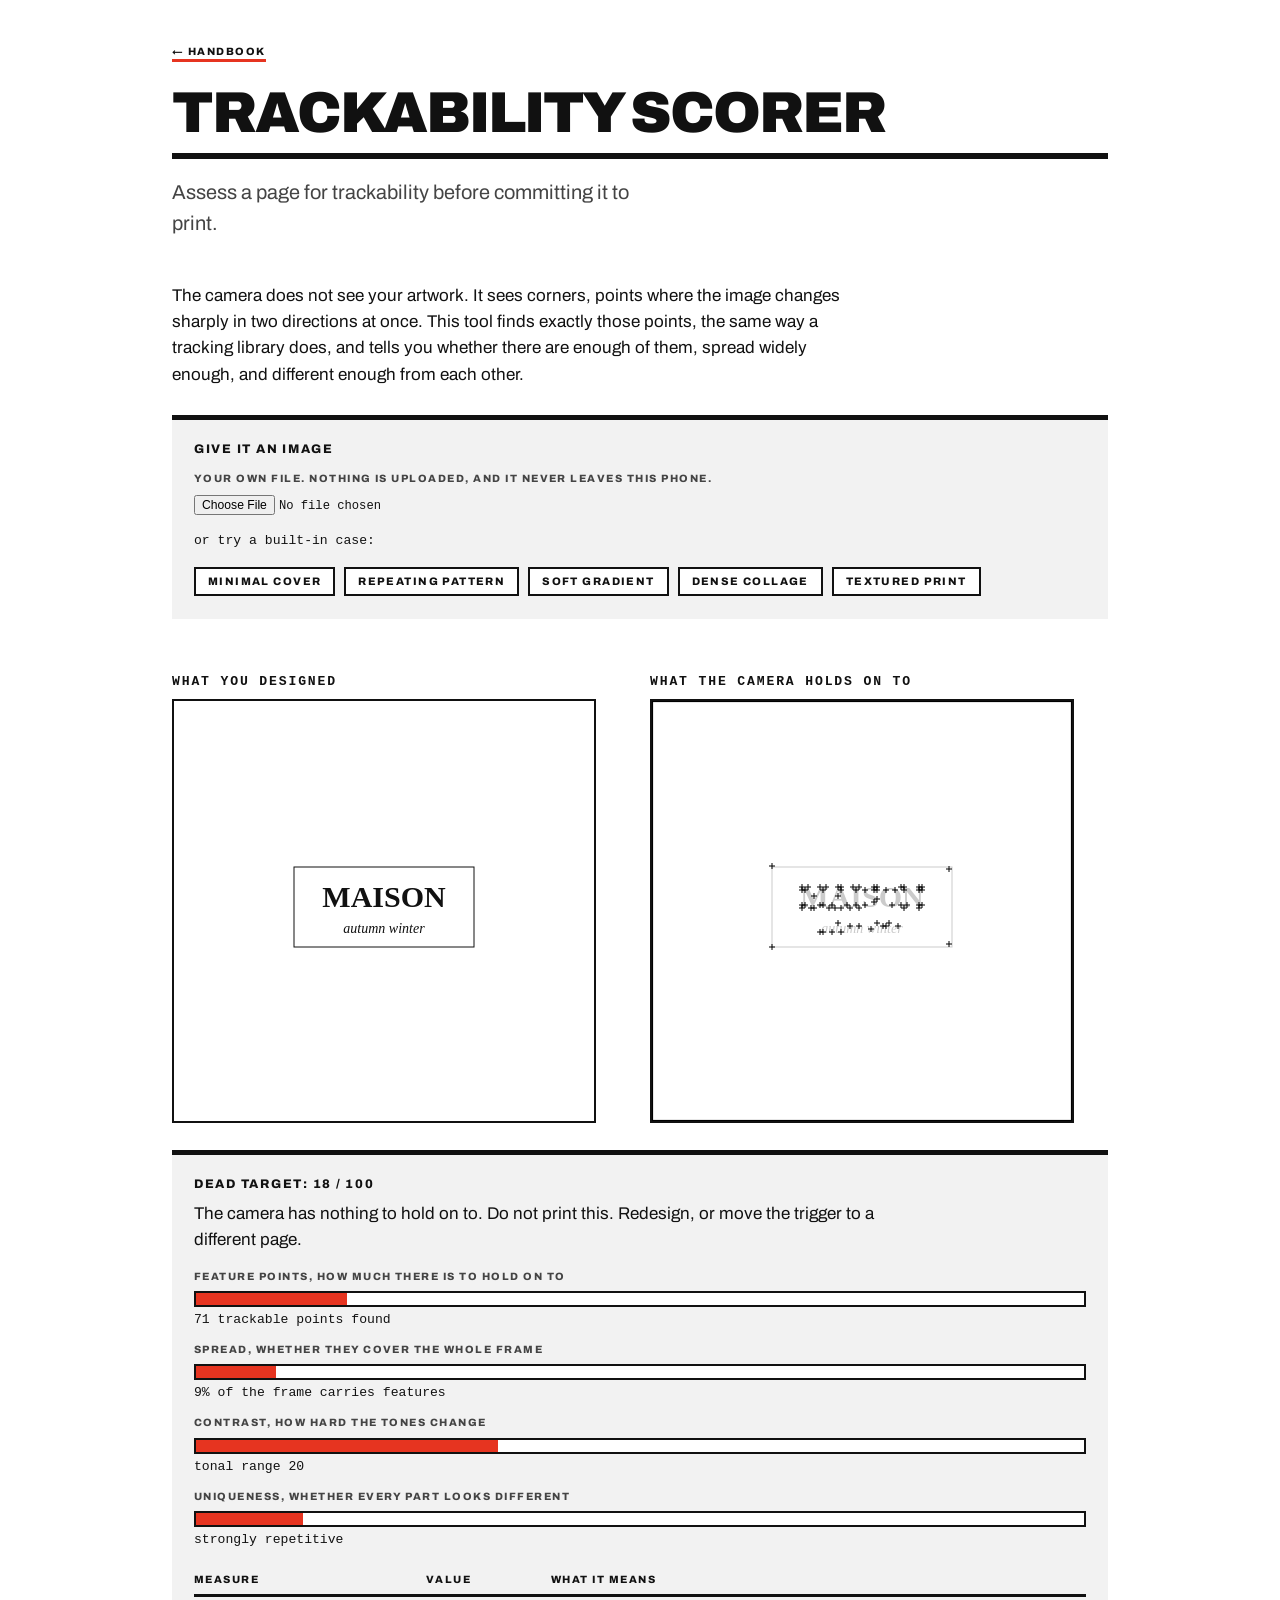
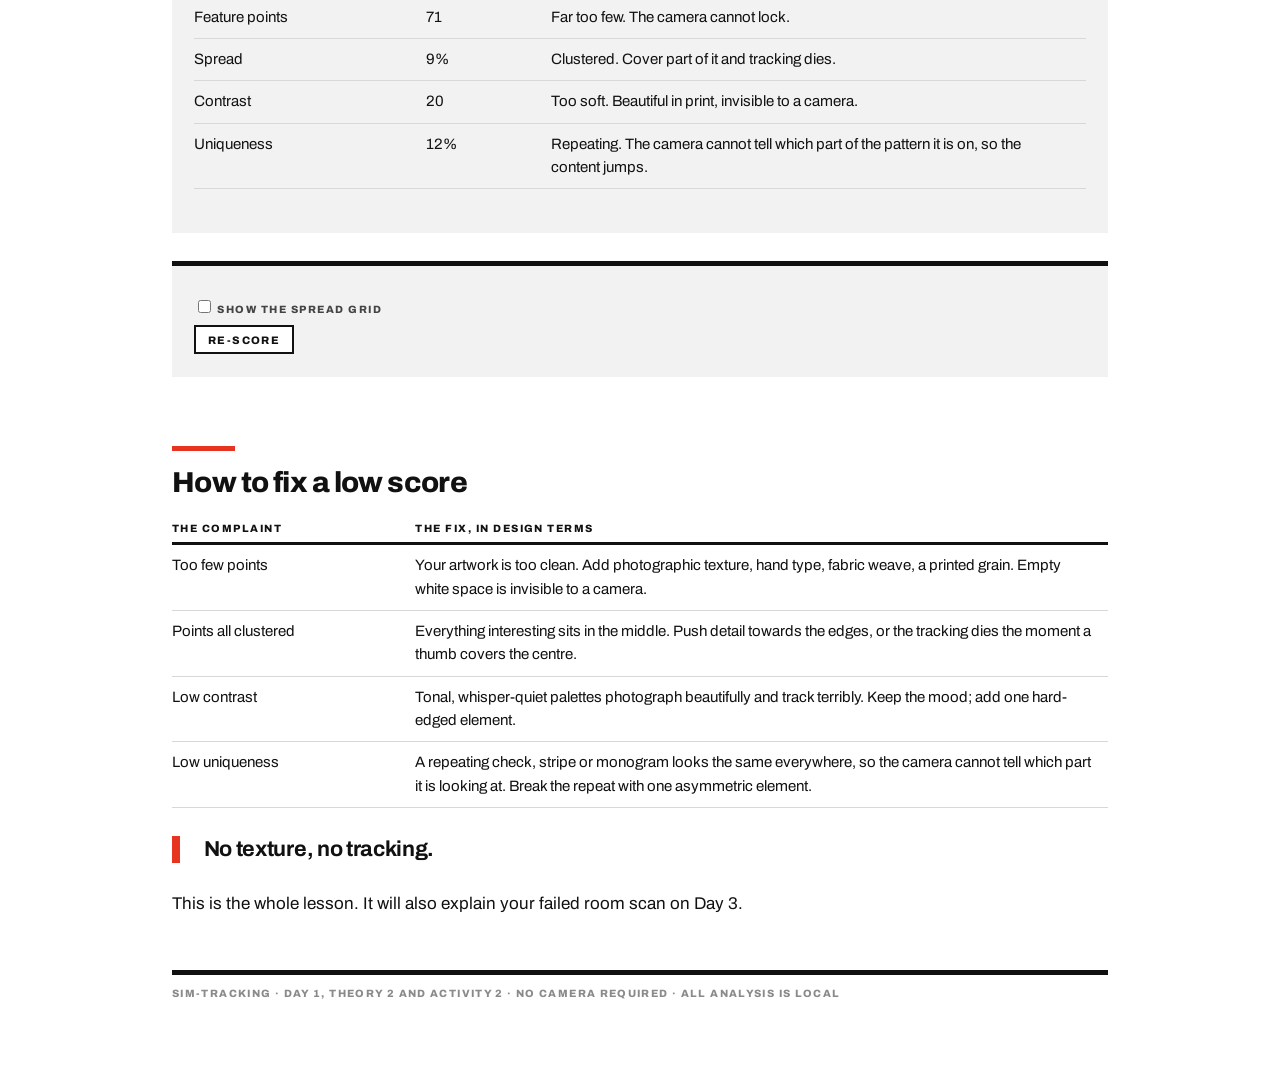
<file: docs/sim-tracking.html>
<!doctype html>
<html lang="en">
<head>
<meta charset="utf-8">
<meta name="viewport" content="width=device-width, initial-scale=1">
<title>Trackability Scorer: Extended Reality</title>
<link rel="stylesheet" href="style.css">
</head>
<body>
<div class="wrap wide">
<p class="backlink"><a href="index.html">&larr; Handbook</a></p>

<h1>Trackability Scorer</h1>
<p class="subtitle">Assess a page for trackability before committing it to print.</p>

<p>The camera does not see your artwork. It sees corners, points where the image changes sharply in
two directions at once. This tool finds exactly those points, the same way a tracking library does, and
tells you whether there are enough of them, spread widely enough, and different enough from each other.</p>

<div class="panel noprint">
  <h3>Give it an image</h3>
  <label for="f">Your own file. Nothing is uploaded, and it never leaves this phone.</label>
  <input type="file" id="f" accept="image/*">
  <p class="mono" style="margin-top:14px">or try a built-in case:</p>
  <button data-demo="minimal">Minimal cover</button>
  <button data-demo="repeat">Repeating pattern</button>
  <button data-demo="gradient">Soft gradient</button>
  <button data-demo="collage">Dense collage</button>
  <button data-demo="texture">Textured print</button>
</div>

<div class="row">
  <div>
    <h3 class="mono">What you designed</h3>
    <canvas id="src" width="420" height="420"></canvas>
  </div>
  <div>
    <h3 class="mono">What the camera holds on to</h3>
    <canvas id="ovl" width="420" height="420"></canvas>
  </div>
</div>

<div class="panel">
  <h3 id="verdict">Waiting for an image</h3>
  <p id="line">Load a file or pick a built-in case above.</p>

  <div id="metrics"></div>

  <table id="tbl" style="display:none">
    <tr><th style="width:26%">Measure</th><th style="width:14%">Value</th><th>What it means</th></tr>
    <tr><td>Feature points</td><td id="m1v"></td><td id="m1t"></td></tr>
    <tr><td>Spread</td><td id="m2v"></td><td id="m2t"></td></tr>
    <tr><td>Contrast</td><td id="m3v"></td><td id="m3t"></td></tr>
    <tr><td>Uniqueness</td><td id="m4v"></td><td id="m4t"></td></tr>
  </table>
</div>

<div class="panel noprint">
  <label><input type="checkbox" id="grid" style="width:auto"> show the spread grid</label>
  <button id="again" disabled>Re-score</button>
</div>

<h2>How to fix a low score</h2>
<table>
  <tr><th style="width:26%">The complaint</th><th>The fix, in design terms</th></tr>
  <tr><td>Too few points</td><td>Your artwork is too clean. Add photographic texture, hand type, fabric weave, a printed grain. Empty white space is invisible to a camera.</td></tr>
  <tr><td>Points all clustered</td><td>Everything interesting sits in the middle. Push detail towards the edges, or the tracking dies the moment a thumb covers the centre.</td></tr>
  <tr><td>Low contrast</td><td>Tonal, whisper-quiet palettes photograph beautifully and track terribly. Keep the mood; add one hard-edged element.</td></tr>
  <tr><td>Low uniqueness</td><td>A repeating check, stripe or monogram looks the same everywhere, so the camera cannot tell which part it is looking at. Break the repeat with one asymmetric element.</td></tr>
</table>

<blockquote>No texture, no tracking.</blockquote>
<p>This is the whole lesson. It will also explain your failed room scan on Day 3.</p>

<footer>sim-tracking &middot; Day 1, Theory 2 and Activity 2 &middot; no camera required &middot; all analysis is local</footer>
</div>

<script>
(function () {
  "use strict";
  var SRC = document.getElementById("src"), OVL = document.getElementById("ovl");
  var sx = SRC.getContext("2d"), ox = OVL.getContext("2d");
  var N = 420, last = null;

  var el = function (id) { return document.getElementById(id); };

  /* ---------- built-in cases ---------- */
  function demo(kind) {
    var g = sx; g.save(); g.fillStyle = "#fff"; g.fillRect(0, 0, N, N);
    var i, j;
    if (kind === "minimal") {
      g.fillStyle = "#111"; g.font = "600 30px Georgia"; g.textAlign = "center";
      g.fillText("MAISON", N / 2, N / 2 - 4);
      g.font = "italic 14px Georgia"; g.fillText("autumn winter", N / 2, N / 2 + 22);
      g.strokeStyle = "#111"; g.lineWidth = 1; g.strokeRect(N * 0.5 - 90, N * 0.5 - 44, 180, 80);
    } else if (kind === "repeat") {
      for (i = 0; i < 14; i++) for (j = 0; j < 14; j++) {
        g.fillStyle = (i + j) % 2 ? "#111" : "#fff";
        g.fillRect(i * N / 14, j * N / 14, N / 14, N / 14);
      }
    } else if (kind === "gradient") {
      var grd = g.createLinearGradient(0, 0, N, N);
      grd.addColorStop(0, "#e9e9e9"); grd.addColorStop(1, "#9a9a9a");
      g.fillStyle = grd; g.fillRect(0, 0, N, N);
    } else if (kind === "collage") {
      for (i = 0; i < 26; i++) {
        g.save();
        g.translate(Math.random() * N, Math.random() * N);
        g.rotate((Math.random() - 0.5) * 1.1);
        g.fillStyle = Math.random() > 0.5 ? "#111" : "#d0d0d0";
        var w = 30 + Math.random() * 90, h = 20 + Math.random() * 70;
        g.fillRect(-w / 2, -h / 2, w, h);
        g.restore();
      }
      g.fillStyle = "#fff"; g.font = "700 26px Georgia";
      g.fillText("CAPSULE 04", 24, N - 30);
    } else {
      // textured print: woven ground + one strong asymmetric mark
      var img = g.createImageData(N, N), d = img.data;
      for (i = 0; i < N * N; i++) {
        var px = i % N, py = (i / N) | 0;
        var weave = 128 + 46 * Math.sin(px * 0.9) * Math.sin(py * 0.9) + (Math.random() - 0.5) * 54;
        weave = Math.max(0, Math.min(255, weave));
        d[i * 4] = d[i * 4 + 1] = d[i * 4 + 2] = weave; d[i * 4 + 3] = 255;
      }
      g.putImageData(img, 0, 0);
      g.fillStyle = "#111";
      g.beginPath(); g.moveTo(N * 0.62, N * 0.16); g.lineTo(N * 0.92, N * 0.34);
      g.lineTo(N * 0.70, N * 0.46); g.closePath(); g.fill();
      g.font = "700 22px Georgia"; g.fillText("N · IX", N * 0.10, N * 0.86);
    }
    g.restore();
    analyse();
  }

  /* ---------- the analysis ---------- */
  function analyse() {
    var img = sx.getImageData(0, 0, N, N).data;
    var gray = new Float32Array(N * N), i, sum = 0;
    for (i = 0; i < N * N; i++) {
      var v = 0.299 * img[i * 4] + 0.587 * img[i * 4 + 1] + 0.114 * img[i * 4 + 2];
      gray[i] = v; sum += v;
    }
    var mean = sum / (N * N), varsum = 0;
    for (i = 0; i < N * N; i++) { var dv = gray[i] - mean; varsum += dv * dv; }
    var sd = Math.sqrt(varsum / (N * N));

    // Sobel gradients
    var gx = new Float32Array(N * N), gy = new Float32Array(N * N);
    for (var y = 1; y < N - 1; y++) for (var x = 1; x < N - 1; x++) {
      var o = y * N + x;
      gx[o] = -gray[o - N - 1] - 2 * gray[o - 1] - gray[o + N - 1]
            + gray[o - N + 1] + 2 * gray[o + 1] + gray[o + N + 1];
      gy[o] = -gray[o - N - 1] - 2 * gray[o - N] - gray[o - N + 1]
            + gray[o + N - 1] + 2 * gray[o + N] + gray[o + N + 1];
    }

    // Harris response on a coarse lattice, non-max suppressed into buckets
    var STEP = 3, WIN = 2, K = 0.05, pts = [], resp = [];
    for (var yy = WIN + 1; yy < N - WIN - 1; yy += STEP) {
      for (var xx = WIN + 1; xx < N - WIN - 1; xx += STEP) {
        var a = 0, b = 0, cc = 0;
        for (var wy = -WIN; wy <= WIN; wy++) for (var wx = -WIN; wx <= WIN; wx++) {
          var oo = (yy + wy) * N + (xx + wx);
          a += gx[oo] * gx[oo]; b += gy[oo] * gy[oo]; cc += gx[oo] * gy[oo];
        }
        a /= 1e4; b /= 1e4; cc /= 1e4;
        var r = (a * b - cc * cc) - K * (a + b) * (a + b);
        if (r > 0) resp.push({ x: xx, y: yy, r: r });
      }
    }
    resp.sort(function (p, q) { return q.r - p.r; });
    var thresh = resp.length ? Math.max(resp[0].r * 0.012, 0.9) : 0;
    var taken = {}, BUCKET = 9;
    for (i = 0; i < resp.length && pts.length < 900; i++) {
      if (resp[i].r < thresh) break;
      var key = ((resp[i].y / BUCKET) | 0) * 999 + ((resp[i].x / BUCKET) | 0);
      if (taken[key]) continue;
      taken[key] = 1; pts.push(resp[i]);
    }

    // spread: how many cells of an 8x8 grid carry features
    var G = 8, cells = new Array(G * G).fill(0);
    pts.forEach(function (p) {
      cells[((p.y / (N / G)) | 0) * G + ((p.x / (N / G)) | 0)]++;
    });
    var filled = cells.filter(function (v) { return v >= 2; }).length;
    var spread = filled / (G * G);

    // uniqueness: compare orientation histograms between grid cells
    var B = 4, hists = [];
    for (var by = 0; by < B; by++) for (var bx = 0; bx < B; bx++) {
      var h = new Float32Array(12), tot = 0;
      for (var py2 = (by * N / B) | 0; py2 < ((by + 1) * N / B) | 0; py2 += 2)
        for (var px2 = (bx * N / B) | 0; px2 < ((bx + 1) * N / B) | 0; px2 += 2) {
          var o2 = py2 * N + px2, mag = Math.hypot(gx[o2], gy[o2]);
          if (mag < 60) continue;
          var ang = Math.atan2(gy[o2], gx[o2]) + Math.PI;
          h[Math.min(11, (ang / (2 * Math.PI) * 12) | 0)] += mag; tot += mag;
        }
      if (tot > 0) for (var k = 0; k < 12; k++) h[k] /= tot;
      hists.push({ h: h, live: tot > 0 });
    }
    var simSum = 0, simN = 0;
    for (i = 0; i < hists.length; i++) for (var j2 = i + 1; j2 < hists.length; j2++) {
      if (!hists[i].live || !hists[j2].live) continue;
      var dot = 0, n1 = 0, n2 = 0;
      for (var q = 0; q < 12; q++) {
        dot += hists[i].h[q] * hists[j2].h[q];
        n1 += hists[i].h[q] * hists[i].h[q]; n2 += hists[j2].h[q] * hists[j2].h[q];
      }
      if (n1 > 0 && n2 > 0) { simSum += dot / Math.sqrt(n1 * n2); simN++; }
    }
    var similarity = simN ? simSum / simN : 1;
    var uniqueness = Math.max(0, Math.min(1, (1 - similarity) * 1.9));

    var density = Math.min(1, pts.length / 420);
    var contrast = Math.min(1, sd / 58);

    var score = Math.round(100 * (0.38 * density + 0.24 * spread + 0.20 * contrast + 0.18 * uniqueness));
    last = { pts: pts, cells: cells, G: G,
             density: density, spread: spread, contrast: contrast, uniqueness: uniqueness,
             count: pts.length, sd: sd, score: score };
    render();
  }

  function render() {
    if (!last) return;
    ox.clearRect(0, 0, N, N);
    ox.fillStyle = "#fff"; ox.fillRect(0, 0, N, N);
    ox.drawImage(SRC, 0, 0);
    ox.fillStyle = "rgba(255,255,255,0.78)"; ox.fillRect(0, 0, N, N);

    if (el("grid").checked) {
      ox.strokeStyle = "rgba(0,0,0,0.30)"; ox.lineWidth = 1;
      for (var g = 1; g < last.G; g++) {
        ox.beginPath(); ox.moveTo(g * N / last.G, 0); ox.lineTo(g * N / last.G, N); ox.stroke();
        ox.beginPath(); ox.moveTo(0, g * N / last.G); ox.lineTo(N, g * N / last.G); ox.stroke();
      }
      ox.fillStyle = "rgba(0,0,0,0.10)";
      last.cells.forEach(function (v, idx) {
        if (v >= 2) return;
        ox.fillRect((idx % last.G) * N / last.G, ((idx / last.G) | 0) * N / last.G, N / last.G, N / last.G);
      });
    }

    ox.strokeStyle = "#000"; ox.lineWidth = 1;
    last.pts.forEach(function (p) {
      ox.beginPath(); ox.moveTo(p.x - 3, p.y); ox.lineTo(p.x + 3, p.y);
      ox.moveTo(p.x, p.y - 3); ox.lineTo(p.x, p.y + 3); ox.stroke();
    });
    ox.strokeStyle = "#000"; ox.lineWidth = 1.2; ox.strokeRect(0.5, 0.5, N - 1, N - 1);

    var s = last.score, v = el("verdict"), line = el("line");
    var band;
    if (s >= 70) band = ["Strong target", "This will hold. Print it, light it evenly, and go."];
    else if (s >= 50) band = ["Usable target", "It will track, but it will wobble at an angle or in poor light. Push one measure up before you commit to print."];
    else if (s >= 30) band = ["Weak target", "It will find the target, then lose it. Expect students holding the phone dead still and calling it broken."];
    else band = ["Dead target", "The camera has nothing to hold on to. Do not print this. Redesign, or move the trigger to a different page."];
    v.textContent = band[0] + ": " + s + " / 100";
    line.textContent = band[1];

    el("tbl").style.display = "";
    el("again").disabled = false;

    function bar(label, val, note) {
      return '<label>' + label + '</label><div class="bar"><span style="width:' +
        Math.round(val * 100) + '%"></span></div><p class="mono" style="margin:0 0 10px">' + note + '</p>';
    }
    el("metrics").innerHTML =
      bar("Feature points, how much there is to hold on to", last.density, last.count + " trackable points found") +
      bar("Spread, whether they cover the whole frame", last.spread, Math.round(last.spread * 100) + "% of the frame carries features") +
      bar("Contrast, how hard the tones change", last.contrast, "tonal range " + Math.round(last.sd)) +
      bar("Uniqueness, whether every part looks different", last.uniqueness, last.uniqueness < 0.35 ? "strongly repetitive" : "distinguishable regions");

    el("m1v").textContent = last.count;
    el("m1t").textContent = last.count < 120 ? "Far too few. The camera cannot lock." :
      last.count < 300 ? "Thin. It will lock, then lose it." : "Plenty.";
    el("m2v").textContent = Math.round(last.spread * 100) + "%";
    el("m2t").textContent = last.spread < 0.35 ? "Clustered. Cover part of it and tracking dies." :
      last.spread < 0.6 ? "Uneven. Detail is missing from some edges." : "Well distributed.";
    el("m3v").textContent = Math.round(last.sd);
    el("m3t").textContent = last.sd < 26 ? "Too soft. Beautiful in print, invisible to a camera." :
      last.sd < 45 ? "Acceptable, with good light." : "Strong tonal separation.";
    el("m4v").textContent = Math.round(last.uniqueness * 100) + "%";
    el("m4t").textContent = last.uniqueness < 0.35 ?
      "Repeating. The camera cannot tell which part of the pattern it is on, so the content jumps." :
      "Each region is distinguishable.";
  }

  /* ---------- input ---------- */
  el("f").addEventListener("change", function (e) {
    var file = e.target.files && e.target.files[0];
    if (!file) return;
    var url = URL.createObjectURL(file), im = new Image();
    im.onload = function () {
      sx.fillStyle = "#fff"; sx.fillRect(0, 0, N, N);
      var r = Math.min(N / im.width, N / im.height);
      var w = im.width * r, h = im.height * r;
      sx.drawImage(im, (N - w) / 2, (N - h) / 2, w, h);
      URL.revokeObjectURL(url);
      analyse();
    };
    im.src = url;
  });
  document.querySelectorAll("[data-demo]").forEach(function (b) {
    b.addEventListener("click", function () { demo(b.dataset.demo); });
  });
  el("grid").addEventListener("change", render);
  el("again").addEventListener("click", analyse);

  demo("minimal");
})();
</script>
</body>
</html>
</file>
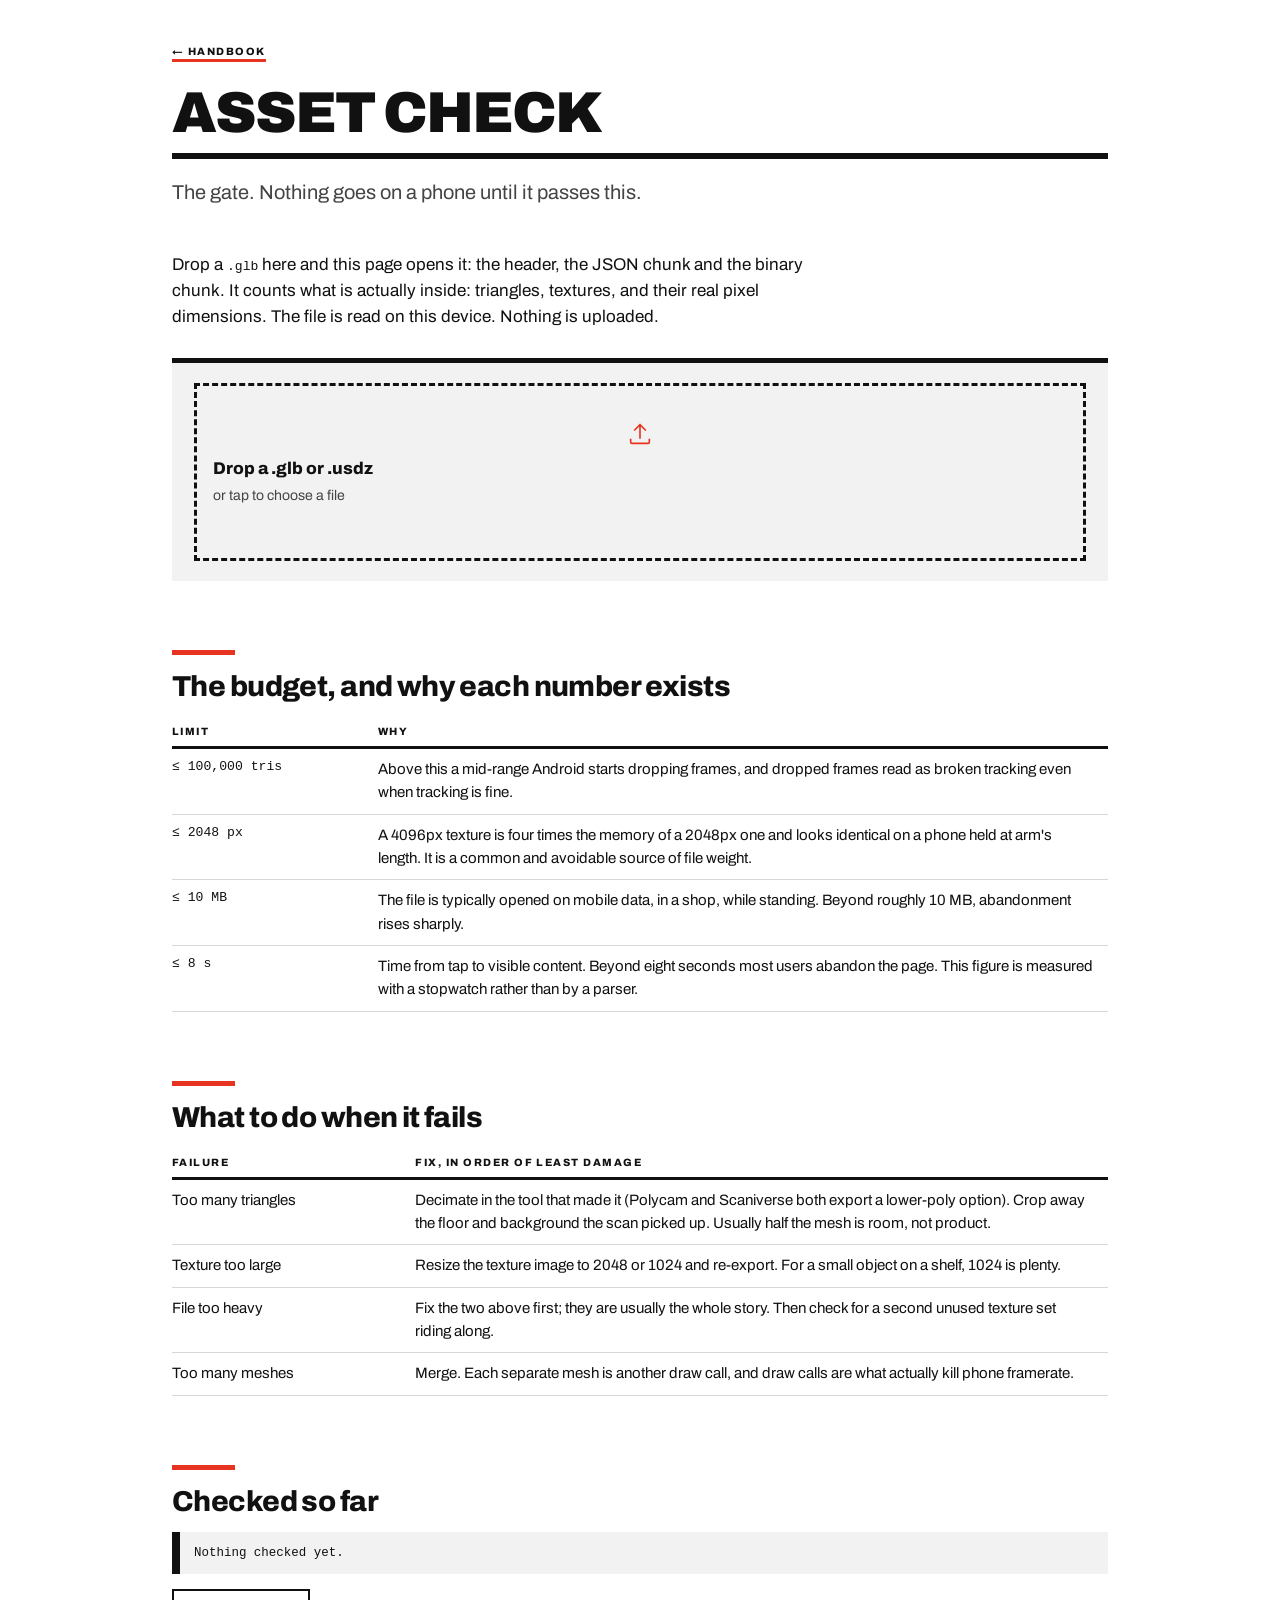
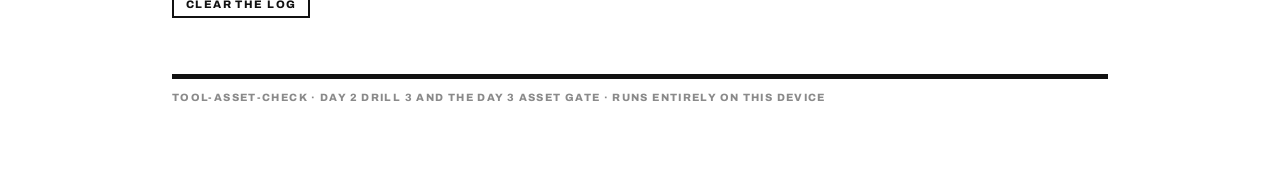
<file: docs/tool-asset-check.html>
<!doctype html>
<html lang="en">
<head>
<meta charset="utf-8">
<meta name="viewport" content="width=device-width, initial-scale=1">
<title>Asset check: Extended Reality</title>
<link rel="stylesheet" href="style.css">
<style>
  #drop { border: 3px dashed var(--ink); padding: 34px 16px; text-align: center; cursor: pointer; }
  #drop.over { border-color: var(--accent); background: var(--accent-w); }
  .icon { width: 28px; height: 28px; stroke: var(--accent); fill: none; stroke-width: 1.4; }
  .verdict {
    border: 0; border-left: 8px solid var(--ink); background: var(--paper-2);
    padding: 12px 14px; font-family: var(--mono); font-size: .8rem;
  }
  .verdict.bad { background: var(--accent); border-left-color: var(--ink); color: var(--paper); }
  td.f { font-family: var(--mono); font-size: .82rem; }
</style>
</head>
<body>
<div class="wrap wide">
<p class="backlink"><a href="index.html">&larr; Handbook</a></p>

<h1>Asset check</h1>
<p class="subtitle">The gate. Nothing goes on a phone until it passes this.</p>

<p>Drop a <span class="mono">.glb</span> here and this page opens it: the header, the JSON chunk and the binary chunk. It counts what is actually inside: triangles, textures, and their real pixel dimensions. The file is
read on this device. Nothing is uploaded.</p>

<div class="panel noprint">
  <div id="drop">
    <svg class="icon" viewBox="0 0 24 24" aria-hidden="true"><path d="M12 16V4M7 9l5-5 5 5"/><path d="M4 16v3a1 1 0 001 1h14a1 1 0 001-1v-3"/></svg>
    <p><strong>Drop a .glb or .usdz</strong><br><span class="note">or tap to choose a file</span></p>
    <input type="file" id="file" accept=".glb,.usdz,model/gltf-binary" style="display:none">
  </div>
</div>

<div id="result"></div>

<h2>The budget, and why each number exists</h2>
<table>
  <tr><th style="width:22%">Limit</th><th>Why</th></tr>
  <tr><td class="f">&le; 100,000 tris</td><td>Above this a mid-range Android starts dropping frames, and dropped frames read as broken tracking even when tracking is fine.</td></tr>
  <tr><td class="f">&le; 2048 px</td><td>A 4096px texture is four times the memory of a 2048px one and looks identical on a phone held at arm's length. It is a common and avoidable source of file weight.</td></tr>
  <tr><td class="f">&le; 10 MB</td><td>The file is typically opened on mobile data, in a shop, while standing. Beyond roughly 10 MB, abandonment rises sharply.</td></tr>
  <tr><td class="f">&le; 8 s</td><td>Time from tap to visible content. Beyond eight seconds most users abandon the page. This figure is measured with a stopwatch rather than by a parser.</td></tr>
</table>

<h2>What to do when it fails</h2>
<table>
  <tr><th style="width:26%">Failure</th><th>Fix, in order of least damage</th></tr>
  <tr><td>Too many triangles</td><td>Decimate in the tool that made it (Polycam and Scaniverse both export a lower-poly option). Crop away the floor and background the scan picked up. Usually half the mesh is room, not product.</td></tr>
  <tr><td>Texture too large</td><td>Resize the texture image to 2048 or 1024 and re-export. For a small object on a shelf, 1024 is plenty.</td></tr>
  <tr><td>File too heavy</td><td>Fix the two above first; they are usually the whole story. Then check for a second unused texture set riding along.</td></tr>
  <tr><td>Too many meshes</td><td>Merge. Each separate mesh is another draw call, and draw calls are what actually kill phone framerate.</td></tr>
</table>

<h2>Checked so far</h2>
<div class="readout" id="log">Nothing checked yet.</div>
<p class="noprint"><button id="clear">Clear the log</button></p>

<footer>tool-asset-check &middot; Day 2 Drill 3 and the Day 3 asset gate &middot; runs entirely on this device</footer>
</div>

<script>
(function () {
  "use strict";
  var el = function (id) { return document.getElementById(id); };
  var LIM = { tris: 100000, tex: 2048, mb: 10 };
  var KEY = "xr.assetlog";

  function imgSize(bytes) {
    // PNG
    if (bytes.length > 24 && bytes[0] === 0x89 && bytes[1] === 0x50) {
      var dv = new DataView(bytes.buffer, bytes.byteOffset);
      return { w: dv.getUint32(16), h: dv.getUint32(20), type: "png" };
    }
    // JPEG: walk the markers to a SOF
    if (bytes.length > 4 && bytes[0] === 0xFF && bytes[1] === 0xD8) {
      var i = 2;
      while (i < bytes.length - 9) {
        if (bytes[i] !== 0xFF) { i++; continue; }
        var m = bytes[i + 1];
        if (m >= 0xC0 && m <= 0xCF && m !== 0xC4 && m !== 0xC8 && m !== 0xCC) {
          return { h: (bytes[i + 5] << 8) | bytes[i + 6], w: (bytes[i + 7] << 8) | bytes[i + 8], type: "jpeg" };
        }
        i += 2 + ((bytes[i + 2] << 8) | bytes[i + 3]);
      }
    }
    return null;
  }

  function parseGLB(buf) {
    var dv = new DataView(buf);
    if (dv.getUint32(0, true) !== 0x46546C67) throw new Error("Not a .glb. The first four bytes are not 'glTF'.");
    var len = dv.getUint32(8, true), off = 12, json = null, bin = null;
    while (off < len && off + 8 <= buf.byteLength) {
      var cl = dv.getUint32(off, true), ct = dv.getUint32(off + 4, true);
      var body = new Uint8Array(buf, off + 8, Math.min(cl, buf.byteLength - off - 8));
      if (ct === 0x4E4F534A) json = JSON.parse(new TextDecoder().decode(body));
      else if (ct === 0x004E4942) bin = body;
      off += 8 + cl + ((4 - (cl % 4)) % 4);
    }
    if (!json) throw new Error("No JSON chunk. The file is damaged.");
    return { json: json, bin: bin };
  }

  function report(g, file) {
    var j = g.json, acc = j.accessors || [], bv = j.bufferViews || [];
    var tris = 0, meshes = (j.meshes || []).length, prims = 0;
    (j.meshes || []).forEach(function (m) {
      (m.primitives || []).forEach(function (p) {
        prims++;
        var mode = p.mode === undefined ? 4 : p.mode;
        if (mode !== 4) return;
        var n = p.indices !== undefined ? (acc[p.indices] || {}).count
                                        : (acc[(p.attributes || {}).POSITION] || {}).count;
        if (n) tris += Math.floor(n / 3);
      });
    });

    var imgs = [], biggest = 0;
    (j.images || []).forEach(function (im, i) {
      var s = null;
      if (im.bufferView !== undefined && g.bin) {
        var v = bv[im.bufferView];
        s = imgSize(g.bin.subarray(v.byteOffset || 0, (v.byteOffset || 0) + v.byteLength));
      }
      var label = im.name || im.uri || ("image " + i);
      if (s) { biggest = Math.max(biggest, s.w, s.h); imgs.push(label + ": " + s.w + " × " + s.h + " " + s.type); }
      else imgs.push(label + ": external or unreadable, open it and check by hand");
    });

    var mb = file.size / 1048576;
    var fails = [];
    if (tris > LIM.tris) fails.push("triangles");
    if (biggest > LIM.tex) fails.push("texture size");
    if (mb > LIM.mb) fails.push("file size");

    var rows = [
      ["Triangles", tris ? tris.toLocaleString("en-IN") : "could not count", tris ? (tris <= LIM.tris ? "PASS" : "FAIL, limit 100,000") : "n/a"],
      ["File size", mb.toFixed(2) + " MB", mb <= LIM.mb ? "PASS" : "FAIL, limit 10 MB"],
      ["Largest texture", biggest ? biggest + " px" : (j.images || []).length ? "unreadable" : "no textures", biggest ? (biggest <= LIM.tex ? "PASS" : "FAIL, limit 2048 px") : "n/a"],
      ["Meshes / primitives", meshes + " / " + prims, prims <= 12 ? "PASS" : "heavy, merge where you can"],
      ["Materials", (j.materials || []).length, ""],
      ["Animations", (j.animations || []).length, ""],
      ["Generator", (j.asset && j.asset.generator) || "unstated", ""]
    ];

    var html = '<div class="panel"><h3>' + esc(file.name) + '</h3>' +
      '<div class="verdict' + (fails.length ? " bad" : "") + '">' +
      (fails.length ? "FAILS THE GATE: " + fails.join(", ") : "PASSES THE GATE: put it on a phone") +
      '</div><table>' +
      rows.map(function (r) {
        return "<tr><td>" + r[0] + '</td><td class="f">' + esc(String(r[1])) + '</td><td class="f">' + r[2] + "</td></tr>";
      }).join("") + "</table>";
    if (imgs.length) html += "<p><strong>Textures</strong></p><div class=\"readout\">" + esc(imgs.join("\n")) + "</div>";
    html += "</div>";
    el("result").innerHTML = html;

    logIt(file.name + "  ·  " + (tris ? tris.toLocaleString("en-IN") + " tris" : "tris ?") +
      "  ·  " + mb.toFixed(2) + " MB  ·  " + (biggest ? biggest + " px" : "no tex") +
      "  ·  " + (fails.length ? "FAIL" : "PASS"));
  }

  function esc(s) {
    return String(s).replace(/&/g, "&amp;").replace(/</g, "&lt;").replace(/>/g, "&gt;");
  }

  function logIt(line) {
    var l = [];
    try { l = JSON.parse(localStorage.getItem(KEY) || "[]"); } catch (e) {}
    l.unshift(new Date().toLocaleTimeString() + "  " + line);
    l = l.slice(0, 40);
    try { localStorage.setItem(KEY, JSON.stringify(l)); } catch (e) {}
    draw(l);
  }

  function draw(l) {
    el("log").textContent = l.length ? l.join("\n") : "Nothing checked yet.";
  }

  function handle(f) {
    if (!f) return;
    if (/\.usdz$/i.test(f.name)) {
      var mb = f.size / 1048576;
      el("result").innerHTML = '<div class="panel"><h3>' + esc(f.name) + '</h3>' +
        '<div class="verdict' + (mb > LIM.mb ? " bad" : "") + '">' +
        (mb > LIM.mb ? "FAILS on size: " : "Size is fine: ") + mb.toFixed(2) + " MB</div>" +
        "<p>A <span class=\"mono\">.usdz</span> is a zip archive, so this page can only weigh it. " +
        "Check triangles and textures on the <span class=\"mono\">.glb</span> you exported alongside it. " +
        "and always export both from the same source.</p></div>";
      logIt(f.name + "  ·  usdz  ·  " + mb.toFixed(2) + " MB");
      return;
    }
    var r = new FileReader();
    r.onload = function () {
      try { report(parseGLB(r.result), f); }
      catch (err) {
        el("result").innerHTML = '<div class="panel"><div class="verdict bad">Could not read it</div><p>' +
          esc(err.message) + "</p></div>";
      }
    };
    r.readAsArrayBuffer(f);
  }

  var drop = el("drop");
  drop.addEventListener("click", function () { el("file").click(); });
  el("file").addEventListener("change", function (e) { handle(e.target.files[0]); });
  ["dragenter", "dragover"].forEach(function (t) {
    drop.addEventListener(t, function (e) { e.preventDefault(); drop.classList.add("over"); });
  });
  ["dragleave", "drop"].forEach(function (t) {
    drop.addEventListener(t, function (e) { e.preventDefault(); drop.classList.remove("over"); });
  });
  drop.addEventListener("drop", function (e) {
    handle(e.dataTransfer && e.dataTransfer.files && e.dataTransfer.files[0]);
  });
  el("clear").addEventListener("click", function () {
    try { localStorage.removeItem(KEY); } catch (e) {}
    draw([]);
  });

  try { draw(JSON.parse(localStorage.getItem(KEY) || "[]")); } catch (e) { draw([]); }
})();
</script>
</body>
</html>
</file>
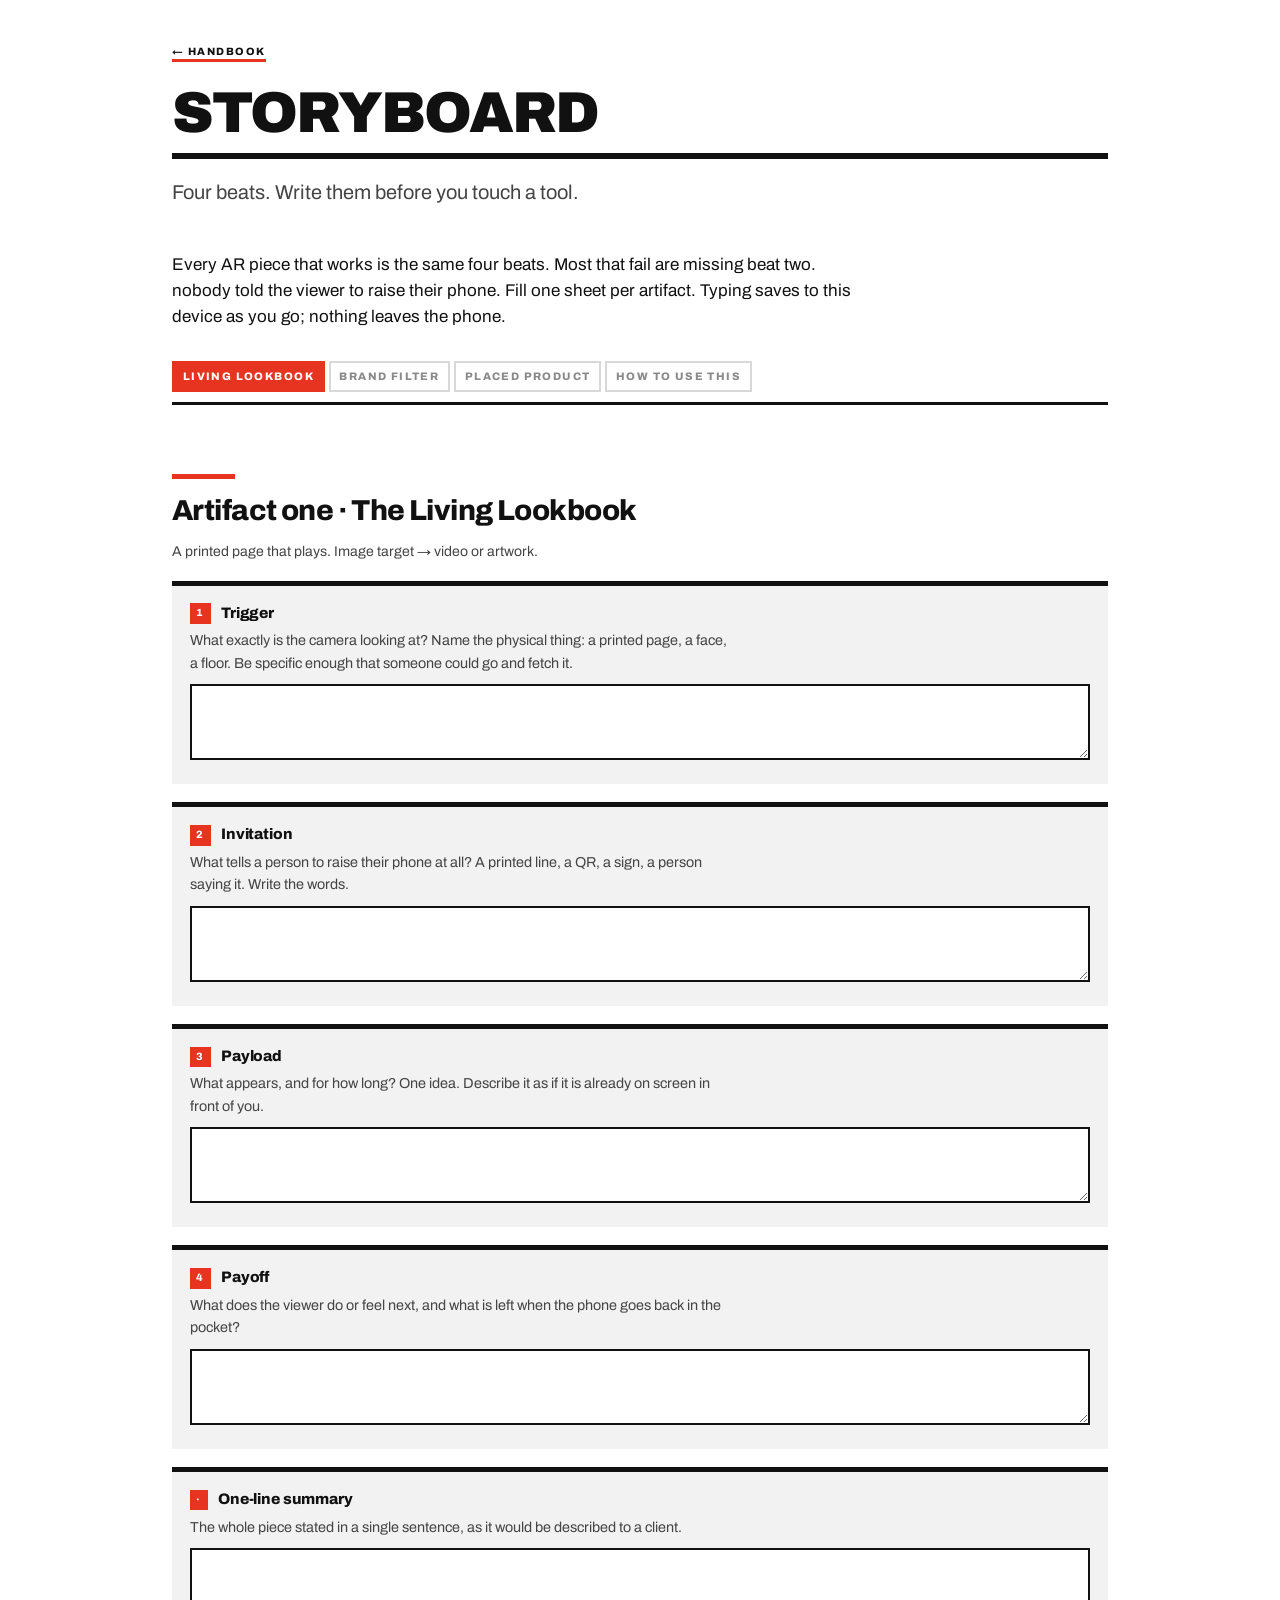
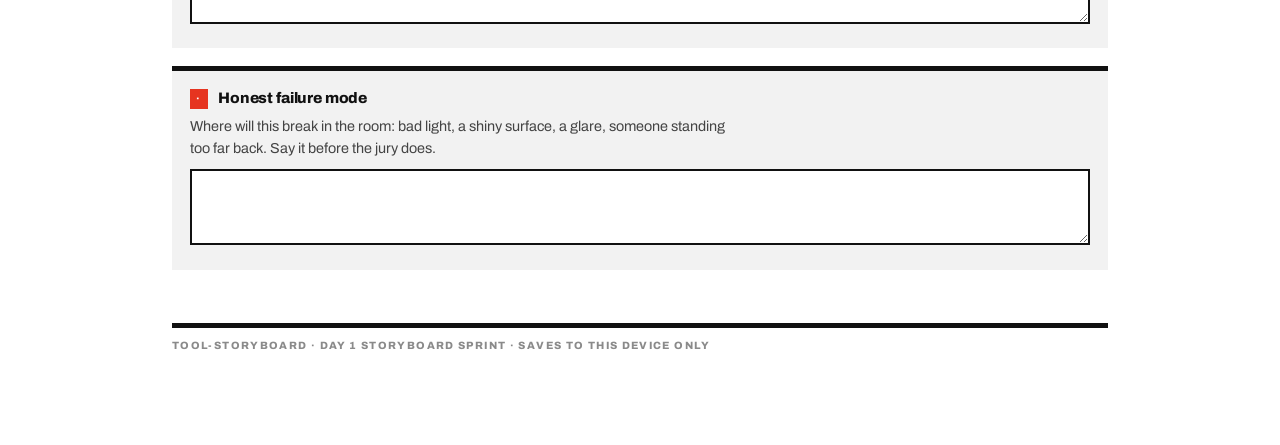
<file: docs/tool-storyboard.html>
<!doctype html>
<html lang="en">
<head>
<meta charset="utf-8">
<meta name="viewport" content="width=device-width, initial-scale=1">
<title>Storyboard: Extended Reality</title>
<link rel="stylesheet" href="style.css">
<style>
  .beat { border: 0; border-top: 5px solid var(--ink); background: var(--paper-2); padding: 16px 18px; margin: 18px 0; }
  .beat h4 { margin: 0 0 4px; }
  .beat .q { color: var(--ink-soft); margin: 0 0 10px; font-size: 0.9rem; }
  .beat textarea { min-height: 76px; }
  .num {
    display: inline-block; font-size: .66rem; font-weight: 800; letter-spacing: .13em;
    background: var(--accent); color: var(--paper); padding: .2em .6em; margin-right: 10px;
    vertical-align: .12em;
  }
  .saved { font-family: var(--mono); font-size: 0.72rem; color: var(--ink-mute); }
  .sheet { display: none; }
  @media print {
    .noprint { display: none !important; }
    nav.level-picker { display: none !important; }
    section.level { display: block !important; page-break-after: always; }
    textarea { border: none; border-bottom: 1px solid #000; background: #fff; }
  }
</style>
</head>
<body>
<div class="wrap wide">
<p class="backlink noprint"><a href="index.html">&larr; Handbook</a></p>

<h1>Storyboard</h1>
<p class="subtitle">Four beats. Write them before you touch a tool.</p>

<p class="noprint">Every AR piece that works is the same four beats. Most that fail are missing beat two.
nobody told the viewer to raise their phone. Fill one sheet per artifact. Typing saves to this device as you
go; nothing leaves the phone.</p>

<nav class="level-picker noprint">
  <a href="#lookbook" data-day="lookbook" class="active">Living Lookbook</a>
  <a href="#filter" data-day="filter">Brand Filter</a>
  <a href="#placed" data-day="placed">Placed Product</a>
  <a href="#howto" data-day="howto">How to use this</a>
</nav>

<section class="level active" id="lookbook">
  <h2>Artifact one &middot; The Living Lookbook</h2>
  <p class="note noprint">A printed page that plays. Image target &rarr; video or artwork.</p>
  <div id="f-lookbook"></div>
</section>

<section class="level" id="filter">
  <h2>Artifact two &middot; The Brand Filter</h2>
  <p class="note noprint">A face effect someone would use twice. Face landmarks &rarr; brand object.</p>
  <div id="f-filter"></div>
</section>

<section class="level" id="placed">
  <h2>Artifact three &middot; The Placed Product</h2>
  <p class="note noprint">One object, real size, in a real room. Plane &rarr; 3D model.</p>
  <div id="f-placed"></div>
</section>

<section class="level" id="howto">
  <h2>How to use this</h2>
  <p>Fifteen minutes per sheet. Each line is a decision that the build will be held to, so write the sentence
  you would use to describe the piece to a client rather than a description of a feature.</p>
  <table>
    <tr><th style="width:22%">Beat</th><th>The failure it prevents</th></tr>
    <tr><td>Trigger</td><td>Building something with nothing to point at. Half of first-time AR projects never decide what the camera is actually looking for.</td></tr>
    <tr><td>Invitation</td><td>A perfect experience nobody opens. If there is no printed line, no QR, no sign and no sales assistant saying it, there is no audience.</td></tr>
    <tr><td>Payload</td><td>Showing everything at once. One idea per trigger; a rotating logo restates the brand mark without adding an idea.</td></tr>
    <tr><td>Payoff</td><td>A moment with no exit. What does the viewer do next, and what do they carry away when the phone goes back in the pocket?</td></tr>
  </table>
  <h3>Before you leave the sheet</h3>
  <blockquote>Read beat four aloud. If the stated payoff is only that the viewer finds it impressive, beat three needs rewriting.</blockquote>
  <p class="noprint"><button id="print">Print all three sheets</button>
  <button id="wipe">Clear everything on this device</button></p>
</section>

<footer>tool-storyboard &middot; Day 1 storyboard sprint &middot; saves to this device only</footer>
</div>

<script>
(function () {
  "use strict";
  var KEY = "xr.storyboard";

  var BEATS = [
    ["Trigger", "What exactly is the camera looking at? Name the physical thing: a printed page, a face, a floor. Be specific enough that someone could go and fetch it."],
    ["Invitation", "What tells a person to raise their phone at all? A printed line, a QR, a sign, a person saying it. Write the words."],
    ["Payload", "What appears, and for how long? One idea. Describe it as if it is already on screen in front of you."],
    ["Payoff", "What does the viewer do or feel next, and what is left when the phone goes back in the pocket?"]
  ];

  var EXTRA = [
    ["One-line summary", "The whole piece stated in a single sentence, as it would be described to a client."],
    ["Honest failure mode", "Where will this break in the room: bad light, a shiny surface, a glare, someone standing too far back. Say it before the jury does."]
  ];

  var store = {};
  try { store = JSON.parse(localStorage.getItem(KEY) || "{}"); } catch (e) { store = {}; }

  function save() {
    try { localStorage.setItem(KEY, JSON.stringify(store)); } catch (e) {}
    var s = document.querySelectorAll(".saved");
    for (var i = 0; i < s.length; i++) s[i].textContent = "saved " + new Date().toLocaleTimeString();
  }

  function field(id, n, title, q) {
    var key = id + "." + title;
    var d = document.createElement("div");
    d.className = "beat";
    d.innerHTML = "<h4><span class=\"num\">" + n + "</span>" + title + "</h4><p class=\"q\">" + q + "</p>";
    var t = document.createElement("textarea");
    t.value = store[key] || "";
    t.addEventListener("input", function () { store[key] = t.value; save(); });
    d.appendChild(t);
    return d;
  }

  ["lookbook", "filter", "placed"].forEach(function (id) {
    var host = document.getElementById("f-" + id);
    BEATS.forEach(function (b, i) { host.appendChild(field(id, i + 1, b[0], b[1])); });
    EXTRA.forEach(function (b) { host.appendChild(field(id, "·", b[0], b[1])); });
    var s = document.createElement("p");
    s.className = "saved noprint";
    host.appendChild(s);
  });

  var panes = document.querySelectorAll("section.level");
  var links = document.querySelectorAll("nav.level-picker a");
  function show(id) {
    var found = false;
    for (var i = 0; i < panes.length; i++) {
      var on = panes[i].id === id;
      panes[i].classList.toggle("active", on);
      if (on) found = true;
    }
    for (var j = 0; j < links.length; j++) links[j].classList.toggle("active", links[j].dataset.day === id);
    if (found) { try { history.replaceState(null, "", "#" + id); } catch (e) {} }
  }
  for (var k = 0; k < links.length; k++) {
    links[k].addEventListener("click", function (e) { e.preventDefault(); show(this.dataset.day); });
  }
  if (location.hash) show(location.hash.slice(1));

  document.getElementById("print").addEventListener("click", function () { window.print(); });
  document.getElementById("wipe").addEventListener("click", function () {
    if (!window.confirm("Erase all three storyboards on this device?")) return;
    try { localStorage.removeItem(KEY); } catch (e) {}
    location.reload();
  });
})();
</script>
</body>
</html>
</file>
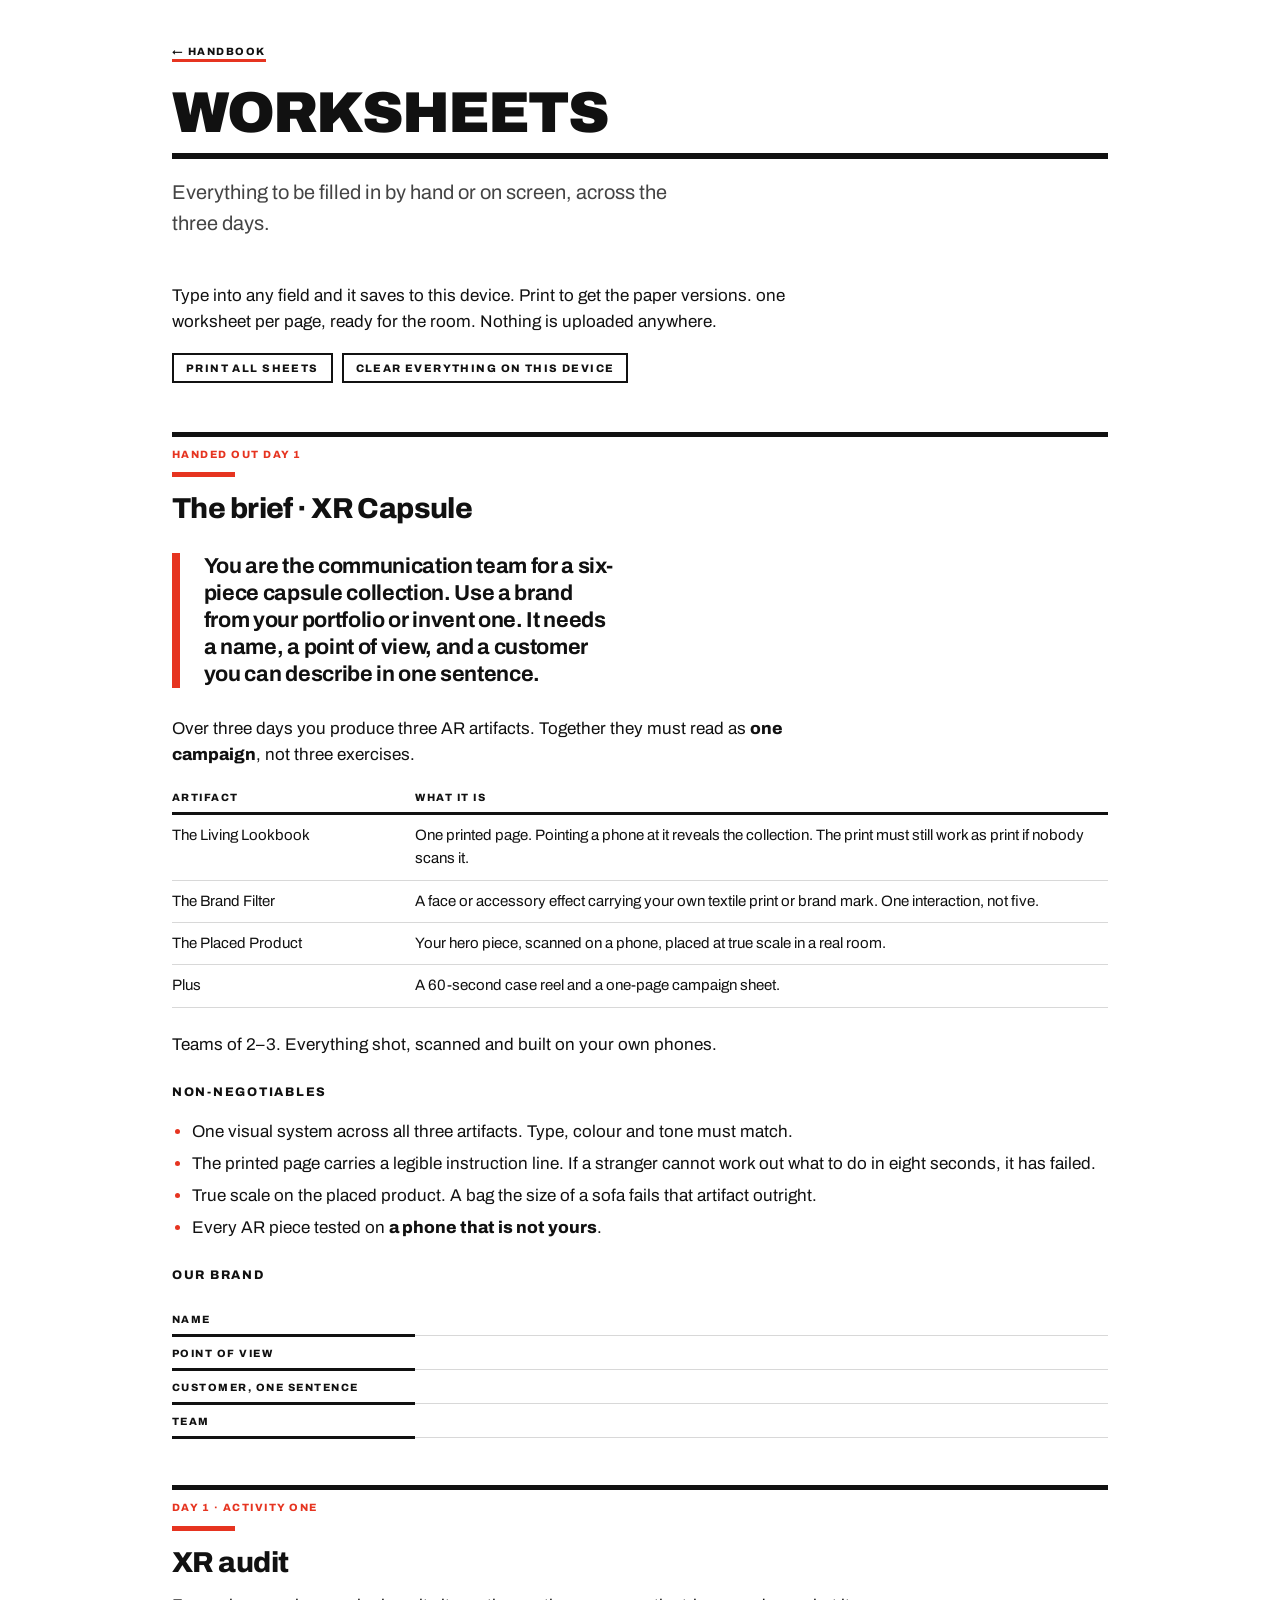
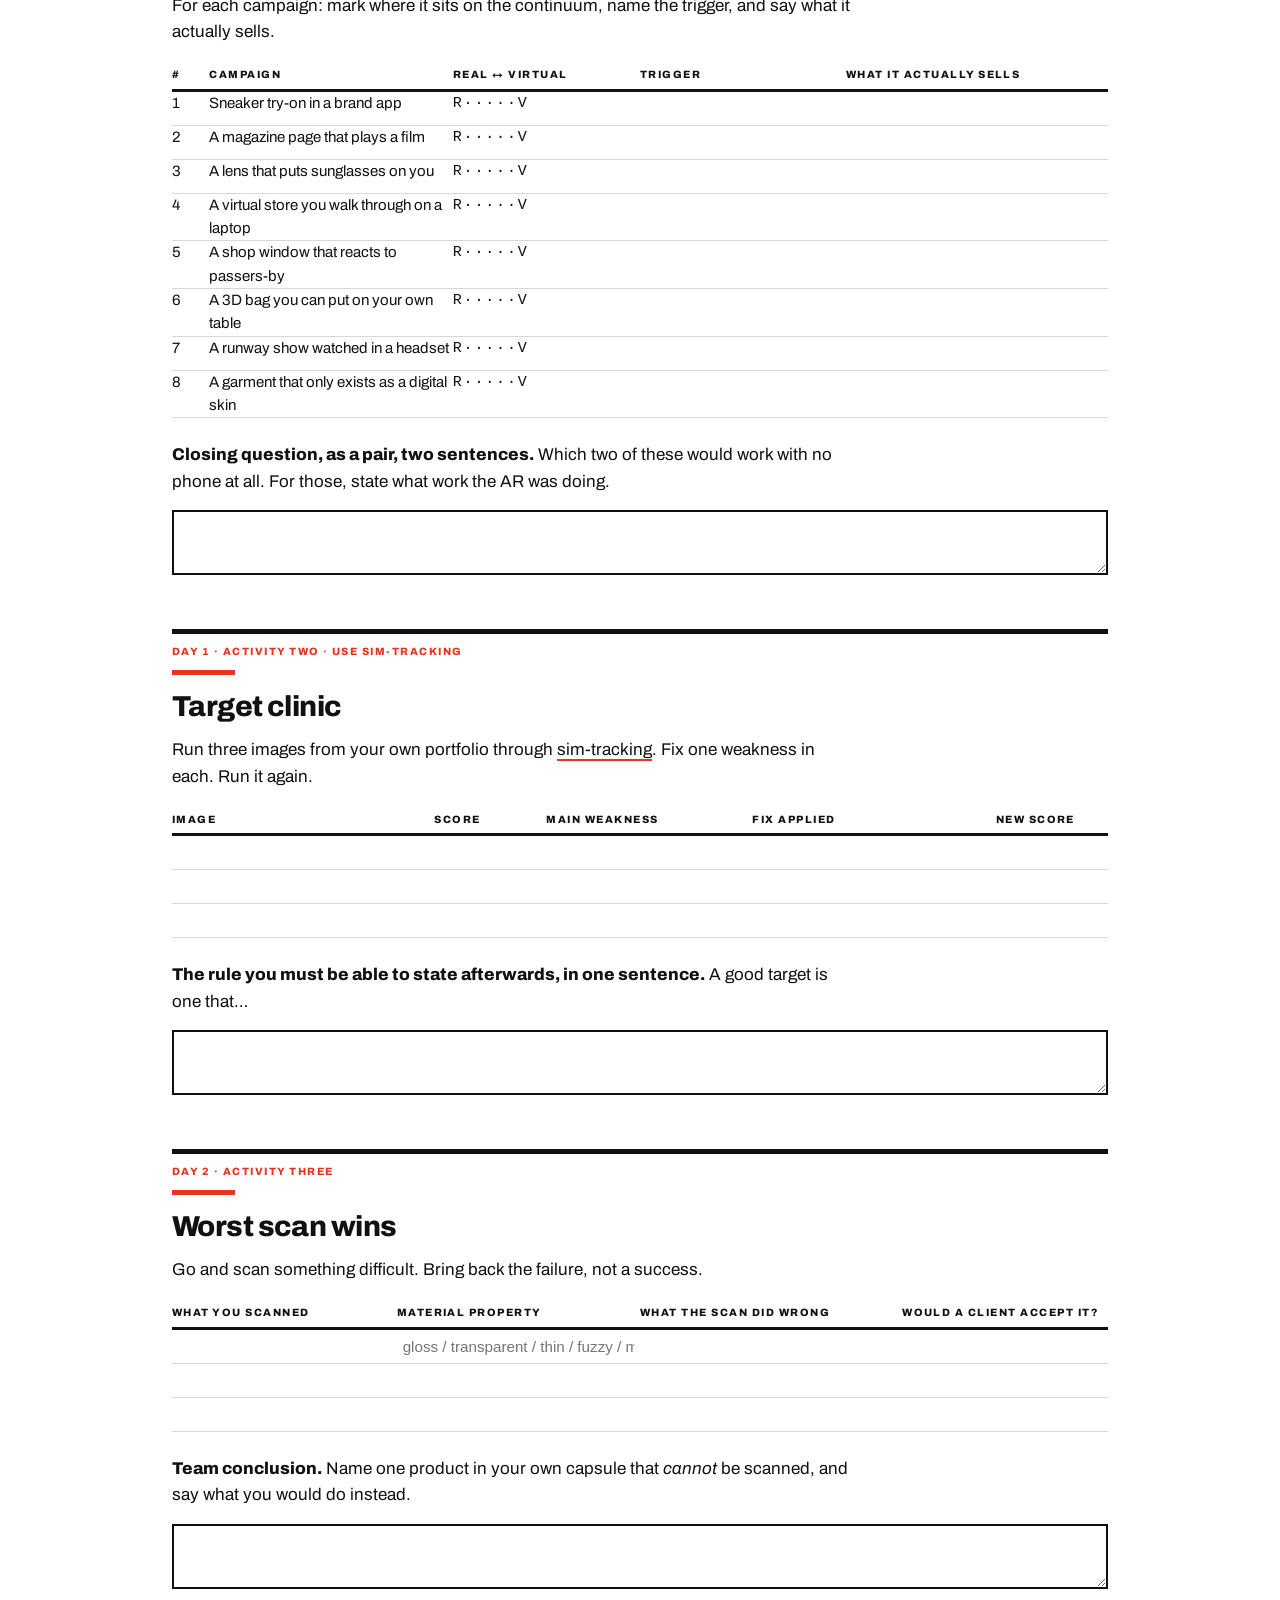
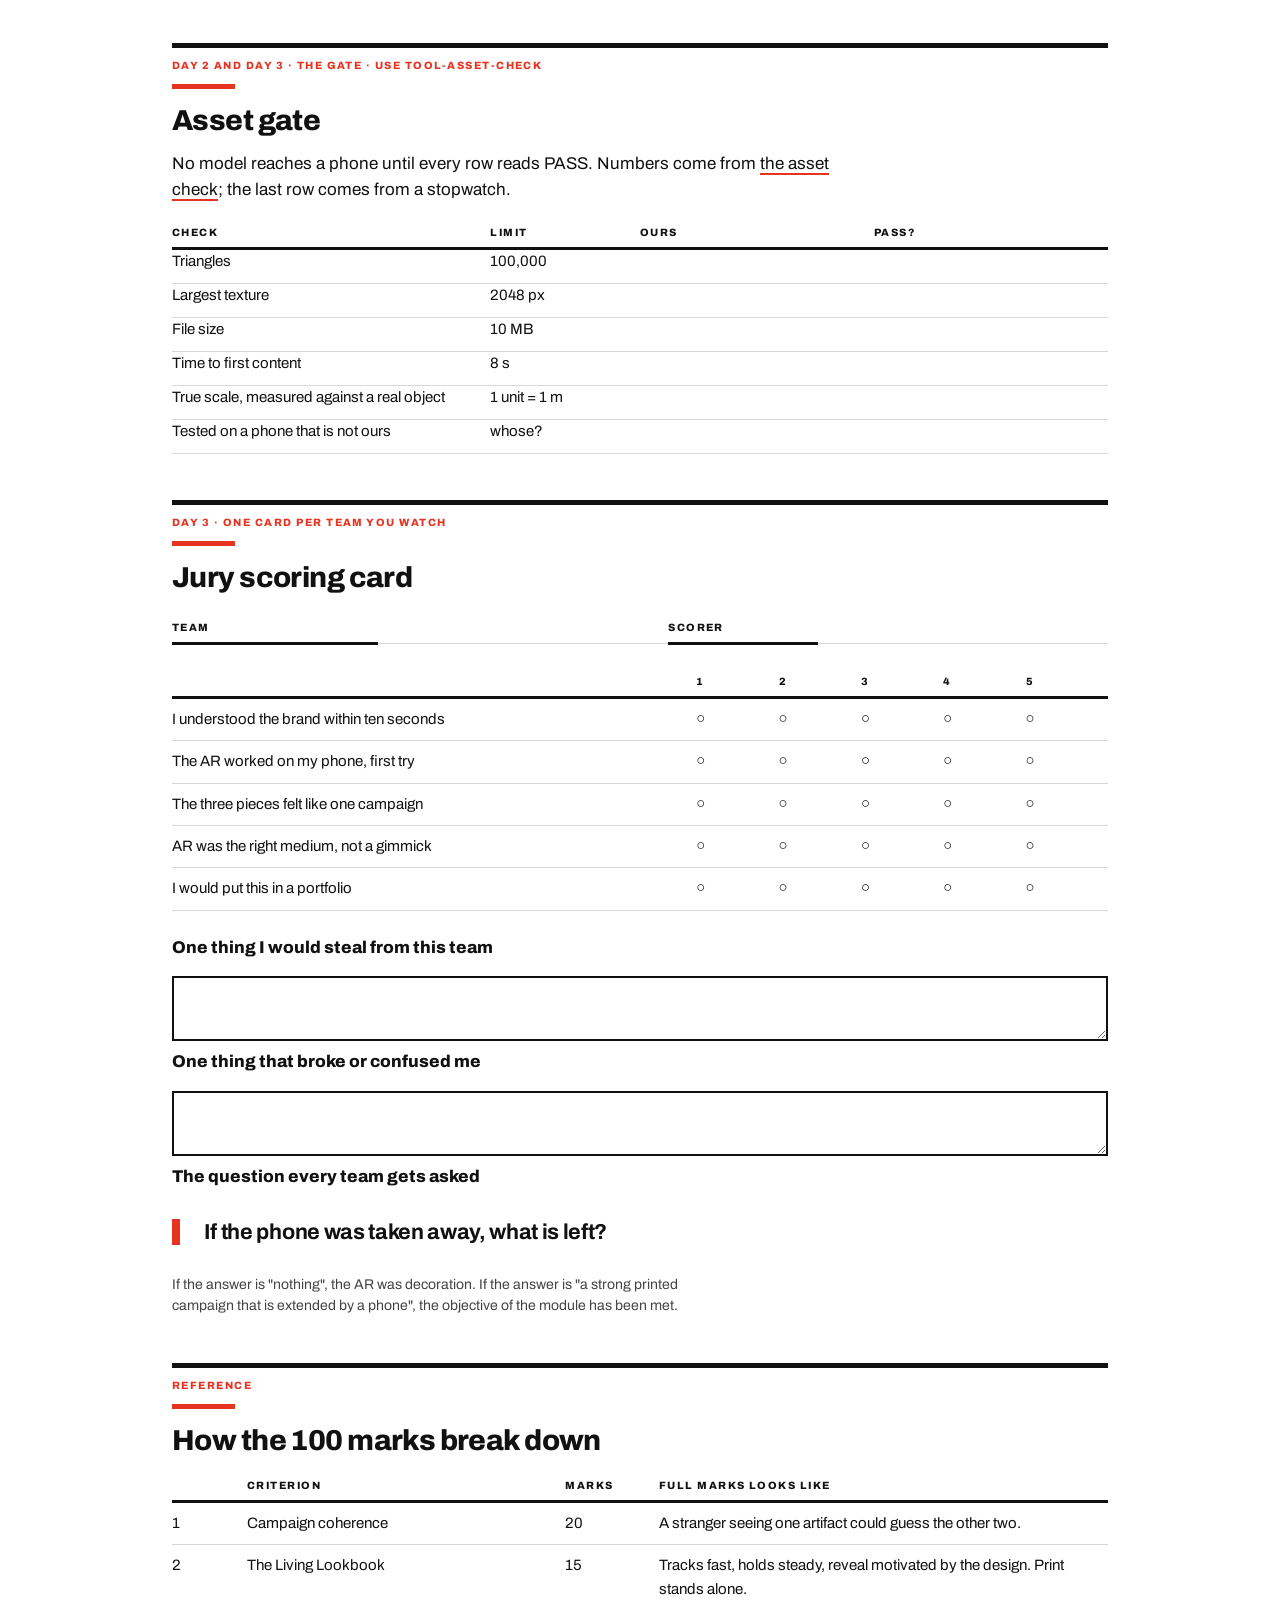
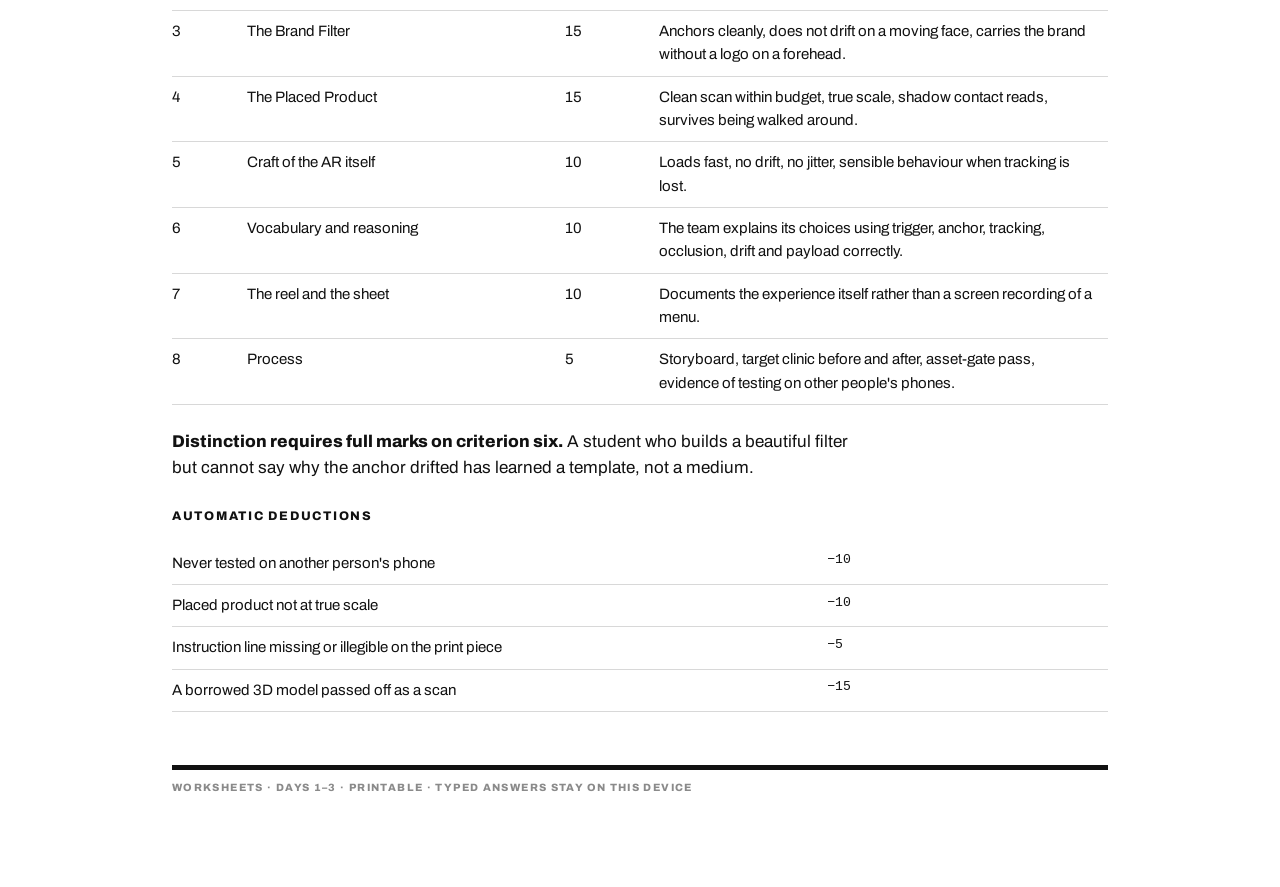
<file: docs/worksheets.html>
<!doctype html>
<html lang="en">
<head>
<meta charset="utf-8">
<meta name="viewport" content="width=device-width, initial-scale=1">
<title>Worksheets: Extended Reality</title>
<link rel="stylesheet" href="style.css">
<style>
  .sheet { border-top: 5px solid var(--ink); padding-top: 10px; margin-top: 46px; }
  .sheet > h2 { margin-top: 4px; }
  .when { font-size: 0.66rem; font-weight: 800; text-transform: uppercase; letter-spacing: 0.14em; color: var(--accent); }
  table.fill td { padding: 0; }
  table.fill input { border: none; margin: 0; padding: 8px 6px; width: 100%; box-sizing: border-box; font-size: 0.95rem; background: none; }
  table.fill input:focus { outline: 3px solid var(--accent); outline-offset: -3px; }
  .rule { border-bottom: 2px solid var(--ink); display: inline-block; min-width: 200px; }
  .scale { font-family: var(--mono); letter-spacing: 0.12em; }
  .dots { font-family: var(--mono); letter-spacing: 0.9em; }
  textarea.short { min-height: 54px; }
  .savenote { font-family: var(--mono); font-size: 0.7rem; color: var(--ink-mute); }
  @media print {
    .noprint { display: none !important; }
    .sheet { page-break-before: always; }
    .sheet:first-of-type { page-break-before: auto; }
    input, textarea { border: none; border-bottom: 1px solid #000; }
    table.fill input { border-bottom: none; }
  }
</style>
</head>
<body>
<div class="wrap wide">
<p class="backlink noprint"><a href="index.html">&larr; Handbook</a></p>

<h1>Worksheets</h1>
<p class="subtitle">Everything to be filled in by hand or on screen, across the three days.</p>

<p class="noprint">Type into any field and it saves to this device. Print to get the paper versions.
one worksheet per page, ready for the room. Nothing is uploaded anywhere.</p>
<p class="noprint"><button id="print">Print all sheets</button>
<button id="wipe">Clear everything on this device</button>
<span class="savenote" id="save"></span></p>

<div class="sheet">
<p class="when">Handed out Day 1</p>
<h2>The brief &middot; XR Capsule</h2>
<blockquote>You are the communication team for a six-piece capsule collection. Use a brand from your portfolio
or invent one. It needs a name, a point of view, and a customer you can describe in one sentence.</blockquote>
<p>Over three days you produce three AR artifacts. Together they must read as <strong>one campaign</strong>,
not three exercises.</p>
<table>
  <tr><th style="width:26%">Artifact</th><th>What it is</th></tr>
  <tr><td>The Living Lookbook</td><td>One printed page. Pointing a phone at it reveals the collection. The print must still work as print if nobody scans it.</td></tr>
  <tr><td>The Brand Filter</td><td>A face or accessory effect carrying your own textile print or brand mark. One interaction, not five.</td></tr>
  <tr><td>The Placed Product</td><td>Your hero piece, scanned on a phone, placed at true scale in a real room.</td></tr>
  <tr><td>Plus</td><td>A 60-second case reel and a one-page campaign sheet.</td></tr>
</table>
<p>Teams of 2&ndash;3. Everything shot, scanned and built on your own phones.</p>
<h3>Non-negotiables</h3>
<ul>
  <li>One visual system across all three artifacts. Type, colour and tone must match.</li>
  <li>The printed page carries a legible instruction line. If a stranger cannot work out what to do in eight seconds, it has failed.</li>
  <li>True scale on the placed product. A bag the size of a sofa fails that artifact outright.</li>
  <li>Every AR piece tested on <strong>a phone that is not yours</strong>.</li>
</ul>
<h3>Our brand</h3>
<table class="fill">
  <tr><th style="width:26%">Name</th><td><input data-k="b.name"></td></tr>
  <tr><th>Point of view</th><td><input data-k="b.pov"></td></tr>
  <tr><th>Customer, one sentence</th><td><input data-k="b.cust"></td></tr>
  <tr><th>Team</th><td><input data-k="b.team"></td></tr>
</table>
</div>

<div class="sheet">
<p class="when">Day 1 &middot; Activity one</p>
<h2>XR audit</h2>
<p>For each campaign: mark where it sits on the continuum, name the trigger, and say what it actually sells.</p>
<table class="fill">
  <tr><th style="width:4%">#</th><th style="width:26%">Campaign</th><th style="width:20%">Real &harr; Virtual</th><th style="width:22%">Trigger</th><th>What it actually sells</th></tr>
  <tr><td>1</td><td>Sneaker try-on in a brand app</td><td class="scale">R&middot;&middot;&middot;&middot;&middot;V</td><td><input data-k="a1.t"></td><td><input data-k="a1.s"></td></tr>
  <tr><td>2</td><td>A magazine page that plays a film</td><td class="scale">R&middot;&middot;&middot;&middot;&middot;V</td><td><input data-k="a2.t"></td><td><input data-k="a2.s"></td></tr>
  <tr><td>3</td><td>A lens that puts sunglasses on you</td><td class="scale">R&middot;&middot;&middot;&middot;&middot;V</td><td><input data-k="a3.t"></td><td><input data-k="a3.s"></td></tr>
  <tr><td>4</td><td>A virtual store you walk through on a laptop</td><td class="scale">R&middot;&middot;&middot;&middot;&middot;V</td><td><input data-k="a4.t"></td><td><input data-k="a4.s"></td></tr>
  <tr><td>5</td><td>A shop window that reacts to passers-by</td><td class="scale">R&middot;&middot;&middot;&middot;&middot;V</td><td><input data-k="a5.t"></td><td><input data-k="a5.s"></td></tr>
  <tr><td>6</td><td>A 3D bag you can put on your own table</td><td class="scale">R&middot;&middot;&middot;&middot;&middot;V</td><td><input data-k="a6.t"></td><td><input data-k="a6.s"></td></tr>
  <tr><td>7</td><td>A runway show watched in a headset</td><td class="scale">R&middot;&middot;&middot;&middot;&middot;V</td><td><input data-k="a7.t"></td><td><input data-k="a7.s"></td></tr>
  <tr><td>8</td><td>A garment that only exists as a digital skin</td><td class="scale">R&middot;&middot;&middot;&middot;&middot;V</td><td><input data-k="a8.t"></td><td><input data-k="a8.s"></td></tr>
</table>
<p><strong>Closing question, as a pair, two sentences.</strong> Which two of these would work with no phone at
all. For those, state what work the AR was doing.</p>
<textarea data-k="a.close" class="short"></textarea>
</div>

<div class="sheet">
<p class="when">Day 1 &middot; Activity two &middot; use sim-tracking</p>
<h2>Target clinic</h2>
<p>Run three images from your own portfolio through <a href="sim-tracking.html">sim-tracking</a>. Fix one
weakness in each. Run it again.</p>
<table class="fill">
  <tr><th style="width:28%">Image</th><th style="width:12%">Score</th><th style="width:22%">Main weakness</th><th style="width:26%">Fix applied</th><th>New score</th></tr>
  <tr><td><input data-k="t1.i"></td><td><input data-k="t1.s"></td><td><input data-k="t1.w"></td><td><input data-k="t1.f"></td><td><input data-k="t1.n"></td></tr>
  <tr><td><input data-k="t2.i"></td><td><input data-k="t2.s"></td><td><input data-k="t2.w"></td><td><input data-k="t2.f"></td><td><input data-k="t2.n"></td></tr>
  <tr><td><input data-k="t3.i"></td><td><input data-k="t3.s"></td><td><input data-k="t3.w"></td><td><input data-k="t3.f"></td><td><input data-k="t3.n"></td></tr>
</table>
<p><strong>The rule you must be able to state afterwards, in one sentence.</strong> A good target is one that&hellip;</p>
<textarea data-k="t.rule" class="short"></textarea>
</div>

<div class="sheet">
<p class="when">Day 2 &middot; Activity three</p>
<h2>Worst scan wins</h2>
<p>Go and scan something difficult. Bring back the failure, not a success.</p>
<table class="fill">
  <tr><th style="width:24%">What you scanned</th><th style="width:26%">Material property</th><th style="width:28%">What the scan did wrong</th><th>Would a client accept it?</th></tr>
  <tr><td><input data-k="s1.o"></td><td><input data-k="s1.m" placeholder="gloss / transparent / thin / fuzzy / moving"></td><td><input data-k="s1.w"></td><td><input data-k="s1.a"></td></tr>
  <tr><td><input data-k="s2.o"></td><td><input data-k="s2.m"></td><td><input data-k="s2.w"></td><td><input data-k="s2.a"></td></tr>
  <tr><td><input data-k="s3.o"></td><td><input data-k="s3.m"></td><td><input data-k="s3.w"></td><td><input data-k="s3.a"></td></tr>
</table>
<p><strong>Team conclusion.</strong> Name one product in your own capsule that <em>cannot</em> be scanned, and
say what you would do instead.</p>
<textarea data-k="s.concl" class="short"></textarea>
</div>

<div class="sheet">
<p class="when">Day 2 and Day 3 &middot; the gate &middot; use tool-asset-check</p>
<h2>Asset gate</h2>
<p>No model reaches a phone until every row reads PASS. Numbers come from
<a href="tool-asset-check.html">the asset check</a>; the last row comes from a stopwatch.</p>
<table class="fill">
  <tr><th style="width:34%">Check</th><th style="width:16%">Limit</th><th style="width:25%">Ours</th><th>Pass?</th></tr>
  <tr><td>Triangles</td><td>100,000</td><td><input data-k="g.tri"></td><td><input data-k="g.tri2"></td></tr>
  <tr><td>Largest texture</td><td>2048 px</td><td><input data-k="g.tex"></td><td><input data-k="g.tex2"></td></tr>
  <tr><td>File size</td><td>10 MB</td><td><input data-k="g.mb"></td><td><input data-k="g.mb2"></td></tr>
  <tr><td>Time to first content</td><td>8 s</td><td><input data-k="g.s"></td><td><input data-k="g.s2"></td></tr>
  <tr><td>True scale, measured against a real object</td><td>1 unit = 1 m</td><td><input data-k="g.sc"></td><td><input data-k="g.sc2"></td></tr>
  <tr><td>Tested on a phone that is not ours</td><td>whose?</td><td><input data-k="g.ph"></td><td><input data-k="g.ph2"></td></tr>
</table>
</div>

<div class="sheet">
<p class="when">Day 3 &middot; one card per team you watch</p>
<h2>Jury scoring card</h2>
<table class="fill">
  <tr><th style="width:22%">Team</th><td><input data-k="j.team"></td><th style="width:16%">Scorer</th><td><input data-k="j.me"></td></tr>
</table>
<table>
  <tr><th style="width:56%"></th><th>1</th><th>2</th><th>3</th><th>4</th><th>5</th></tr>
  <tr><td>I understood the brand within ten seconds</td><td class="dots">&#9675;</td><td class="dots">&#9675;</td><td class="dots">&#9675;</td><td class="dots">&#9675;</td><td class="dots">&#9675;</td></tr>
  <tr><td>The AR worked on my phone, first try</td><td class="dots">&#9675;</td><td class="dots">&#9675;</td><td class="dots">&#9675;</td><td class="dots">&#9675;</td><td class="dots">&#9675;</td></tr>
  <tr><td>The three pieces felt like one campaign</td><td class="dots">&#9675;</td><td class="dots">&#9675;</td><td class="dots">&#9675;</td><td class="dots">&#9675;</td><td class="dots">&#9675;</td></tr>
  <tr><td>AR was the right medium, not a gimmick</td><td class="dots">&#9675;</td><td class="dots">&#9675;</td><td class="dots">&#9675;</td><td class="dots">&#9675;</td><td class="dots">&#9675;</td></tr>
  <tr><td>I would put this in a portfolio</td><td class="dots">&#9675;</td><td class="dots">&#9675;</td><td class="dots">&#9675;</td><td class="dots">&#9675;</td><td class="dots">&#9675;</td></tr>
</table>
<p><strong>One thing I would steal from this team</strong></p>
<textarea data-k="j.steal" class="short"></textarea>
<p><strong>One thing that broke or confused me</strong></p>
<textarea data-k="j.broke" class="short"></textarea>
<p><strong>The question every team gets asked</strong></p>
<blockquote>If the phone was taken away, what is left?</blockquote>
<p class="note">If the answer is "nothing", the AR was decoration. If the answer is "a strong printed campaign
that is extended by a phone", the objective of the module has been met.</p>
</div>

<div class="sheet">
<p class="when">Reference</p>
<h2>How the 100 marks break down</h2>
<table>
  <tr><th style="width:8%"></th><th style="width:34%">Criterion</th><th style="width:10%">Marks</th><th>Full marks looks like</th></tr>
  <tr><td>1</td><td>Campaign coherence</td><td>20</td><td>A stranger seeing one artifact could guess the other two.</td></tr>
  <tr><td>2</td><td>The Living Lookbook</td><td>15</td><td>Tracks fast, holds steady, reveal motivated by the design. Print stands alone.</td></tr>
  <tr><td>3</td><td>The Brand Filter</td><td>15</td><td>Anchors cleanly, does not drift on a moving face, carries the brand without a logo on a forehead.</td></tr>
  <tr><td>4</td><td>The Placed Product</td><td>15</td><td>Clean scan within budget, true scale, shadow contact reads, survives being walked around.</td></tr>
  <tr><td>5</td><td>Craft of the AR itself</td><td>10</td><td>Loads fast, no drift, no jitter, sensible behaviour when tracking is lost.</td></tr>
  <tr><td>6</td><td>Vocabulary and reasoning</td><td>10</td><td>The team explains its choices using trigger, anchor, tracking, occlusion, drift and payload correctly.</td></tr>
  <tr><td>7</td><td>The reel and the sheet</td><td>10</td><td>Documents the experience itself rather than a screen recording of a menu.</td></tr>
  <tr><td>8</td><td>Process</td><td>5</td><td>Storyboard, target clinic before and after, asset-gate pass, evidence of testing on other people's phones.</td></tr>
</table>
<p><strong>Distinction requires full marks on criterion six.</strong> A student who builds a beautiful filter
but cannot say why the anchor drifted has learned a template, not a medium.</p>
<h3>Automatic deductions</h3>
<table>
  <tr><td style="width:70%">Never tested on another person's phone</td><td class="mono">&minus;10</td></tr>
  <tr><td>Placed product not at true scale</td><td class="mono">&minus;10</td></tr>
  <tr><td>Instruction line missing or illegible on the print piece</td><td class="mono">&minus;5</td></tr>
  <tr><td>A borrowed 3D model passed off as a scan</td><td class="mono">&minus;15</td></tr>
</table>
</div>

<footer>worksheets &middot; Days 1&ndash;3 &middot; printable &middot; typed answers stay on this device</footer>
</div>

<script>
(function () {
  "use strict";
  var KEY = "xr.worksheets";
  var store = {};
  try { store = JSON.parse(localStorage.getItem(KEY) || "{}"); } catch (e) { store = {}; }

  var fields = document.querySelectorAll("[data-k]");
  function save() {
    try { localStorage.setItem(KEY, JSON.stringify(store)); } catch (e) {}
    document.getElementById("save").textContent = "saved " + new Date().toLocaleTimeString();
  }
  for (var i = 0; i < fields.length; i++) {
    (function (f) {
      var k = f.dataset.k;
      if (store[k]) f.value = store[k];
      f.addEventListener("input", function () { store[k] = f.value; save(); });
    })(fields[i]);
  }

  document.getElementById("print").addEventListener("click", function () { window.print(); });
  document.getElementById("wipe").addEventListener("click", function () {
    if (!window.confirm("Erase every answer on this device?")) return;
    try { localStorage.removeItem(KEY); } catch (e) {}
    location.reload();
  });
})();
</script>
</body>
</html>
</file>
<file: docs/style.css>
@import url('https://fonts.googleapis.com/css2?family=Archivo:ital,wght@0,400..900;1,400..900&display=swap');

/* ============================================================
   AR VR Extended Reality course kit. Shared style for the tool pages.
   Mid-century title-sequence design. Flat shapes, one hot accent
   against black and white, heavy condensed caps, hard rules.
   No gradients. No beige.
   ============================================================ */

:root {
  --ink: #111111;
  --ink-soft: #444444;
  --ink-mute: #8a8a8a;
  --paper: #ffffff;
  --paper-2: #f2f2f2;
  --line: #d8d8d8;
  --line-str: #111111;
  --accent: #e63420;        /* vermilion */
  --accent-2: #f0a500;      /* mustard, used sparingly */
  --accent-w: #fdecea;
  --sans: "Archivo", -apple-system, BlinkMacSystemFont, "Helvetica Neue", Helvetica, Arial, sans-serif;
  --mono: ui-monospace, "SF Mono", Menlo, Consolas, "Courier New", monospace;
}

* { box-sizing: border-box; }

body {
  margin: 0; padding: 0;
  background: var(--paper); color: var(--ink);
  font-family: var(--sans); font-weight: 400;
  font-size: 17px; line-height: 1.55;
  -webkit-font-smoothing: antialiased;
}

.wrap { max-width: 760px; margin: 0 auto; padding: 44px 22px 90px; }
.wrap.wide { max-width: 980px; }

/* ---------- type ---------- */
h1 {
  font-size: clamp(2.1rem, 6vw, 3.6rem); font-weight: 900; line-height: .94;
  letter-spacing: -.035em; text-transform: uppercase;
  margin: 0 0 .18em; padding: 0;
}
h1::after {
  content: ""; display: block; width: 100%; height: 6px;
  background: var(--ink); margin-top: .22em;
}
.subtitle {
  font-style: normal; font-size: clamp(1rem, 2.2vw, 1.25rem); color: var(--ink-soft);
  max-width: 46ch; margin: .9em 0 2.2em; font-weight: 400;
}
h2 {
  font-size: clamp(1.25rem, 3vw, 1.8rem); font-weight: 800; line-height: 1.1;
  letter-spacing: -.02em; margin: 2.4em 0 .5em; padding: 0; border: 0;
}
h2::before {
  content: ""; display: block; width: 2.2em; height: 5px;
  background: var(--accent); margin-bottom: .55em;
}
h3 {
  font-size: .78rem; font-weight: 800; text-transform: uppercase;
  letter-spacing: .14em; margin: 2em 0 .5em;
}
h4 { font-size: .95rem; font-weight: 800; margin: 0 0 .2em; letter-spacing: -.01em; }
p, li { text-align: left; }
p { margin: 0 0 .9em; max-width: 68ch; }
strong { font-weight: 800; }
em { font-style: italic; }
ul, ol { padding-left: 1.15em; }
ul li::marker { color: var(--accent); }
ol li::marker { color: var(--accent); font-weight: 800; }
li { margin-bottom: .32em; }

a { color: var(--ink); text-decoration: none; border-bottom: 2px solid var(--accent); }
a:visited { color: var(--ink); }
a:hover { background: var(--accent); color: var(--paper); border-bottom-color: var(--accent); }

hr { border: 0; border-top: 5px solid var(--ink); margin: 2.2em 0; }

/* ---------- section nav ---------- */
nav.level-picker { margin: 1.8em 0 1.2em; padding: 0 0 .6em; border-bottom: 3px solid var(--ink); }
nav.level-picker ul {
  list-style: none; padding: 0; margin: 0;
  display: flex; flex-wrap: wrap; gap: .4em;
}
nav.level-picker a {
  display: inline-block; cursor: pointer; border: 0; background: none;
  font-size: .68rem; font-weight: 800; text-transform: uppercase; letter-spacing: .13em;
  padding: .45em .8em; border: 2px solid var(--line); color: var(--ink-mute);
}
nav.level-picker a:hover { border-color: var(--accent); background: none; color: var(--accent); }
nav.level-picker a.active {
  background: var(--accent); border-color: var(--accent); color: var(--paper);
}
nav.level-picker a.active:hover { color: var(--paper); }

section.level { display: none; }
section.level.active { display: block; }

/* ---------- code ---------- */
pre {
  background: var(--paper-2); border: 0; border-left: 8px solid var(--accent);
  padding: 14px 16px; overflow-x: auto;
  font-family: var(--mono); font-size: .82rem; line-height: 1.5;
}
code {
  font-family: var(--mono); font-size: .88em;
  background: var(--paper-2); padding: .08em .35em;
  border-bottom: 2px solid var(--accent);
}
pre code { background: none; padding: 0; border: 0; }

/* ---------- tables ---------- */
table { width: 100%; border-collapse: collapse; margin: 1.1em 0 1.6em; font-size: .94rem; }
th {
  text-align: left; font-size: .66rem; font-weight: 800;
  text-transform: uppercase; letter-spacing: .14em; color: var(--ink);
  padding: .5em .9em .5em 0; border-bottom: 3px solid var(--ink); border-top: 0;
  border-left: 0; border-right: 0; vertical-align: bottom;
}
td {
  padding: .6em .9em .6em 0; border-bottom: 1px solid var(--line);
  border-top: 0; border-left: 0; border-right: 0;
  text-align: left; vertical-align: top;
}

blockquote {
  margin: 1.3em 0; padding: 0 0 0 1.1em; border-left: 8px solid var(--accent);
  font-style: normal; font-size: clamp(1.05rem, 2.2vw, 1.35rem);
  font-weight: 700; line-height: 1.25; letter-spacing: -.015em; max-width: 34ch;
}

footer {
  margin-top: 5em; padding-top: 1em; border-top: 5px solid var(--ink);
  font-size: .66rem; font-weight: 800; text-transform: uppercase;
  letter-spacing: .13em; color: var(--ink-mute);
}
footer a { border-bottom-color: var(--ink-mute); }

/* ---------- interactive controls ---------- */
.mono { font-family: var(--mono); font-size: .82rem; }

.panel {
  border: 0; border-top: 5px solid var(--ink); background: var(--paper-2);
  padding: 20px 22px; margin: 1.6em 0;
}
.panel > h3:first-child { margin-top: 0; }
.panel.accent { background: var(--accent-w); border-top-color: var(--accent); }

button, .btn {
  font-family: var(--sans); font-size: .68rem; font-weight: 800;
  text-transform: uppercase; letter-spacing: .13em;
  background: var(--paper); color: var(--ink); border: 2px solid var(--ink);
  padding: .6em 1.1em; cursor: pointer; text-decoration: none;
  display: inline-block; margin: 3px 5px 3px 0;
}
button:hover, .btn:hover { background: var(--accent); border-color: var(--accent); color: var(--paper); }
button:disabled { opacity: .3; cursor: not-allowed; }
button:disabled:hover { background: var(--paper); border-color: var(--ink); color: var(--ink); }
button.on { background: var(--ink); border-color: var(--ink); color: var(--paper); }
button.on:hover { background: var(--accent); border-color: var(--accent); }

input[type="text"], input[type="number"], textarea, select {
  font-family: var(--sans); font-size: .95rem;
  border: 2px solid var(--ink); padding: .5em .6em;
  background: var(--paper); color: var(--ink);
  width: 100%; box-sizing: border-box; border-radius: 0;
}
input[type="text"]:focus, input[type="number"]:focus, textarea:focus, select:focus {
  outline: 0; border-color: var(--accent);
}
textarea { line-height: 1.5; resize: vertical; }
label {
  font-size: .66rem; font-weight: 800; text-transform: uppercase; letter-spacing: .14em;
  color: var(--ink-soft); display: block; margin: 1.1em 0 .35em;
}

input[type="range"] { width: 100%; accent-color: var(--accent); margin: .5em 0; }
input[type="file"] { font-family: var(--mono); font-size: .76rem; }

.row { display: flex; flex-wrap: wrap; gap: 20px; }
.row > * { flex: 1 1 230px; min-width: 0; }

canvas { display: block; max-width: 100%; border: 2px solid var(--ink); background: var(--paper); }

.readout {
  font-family: var(--mono); font-size: .78rem; line-height: 1.5;
  border: 0; border-left: 8px solid var(--ink); background: var(--paper-2);
  padding: 12px 14px; margin: 12px 0;
  white-space: pre-wrap; word-break: break-word;
}

.tag {
  display: inline-block; font-family: var(--sans);
  font-size: .62rem; font-weight: 800; text-transform: uppercase; letter-spacing: .13em;
  border: 2px solid var(--ink); padding: .3em .65em;
  margin: 0 .4em .4em 0; white-space: nowrap;
}
.tag.solid { background: var(--accent); border-color: var(--accent); color: var(--paper); }

.bar { border: 2px solid var(--ink); height: 16px; margin: 6px 0 3px; position: relative; background: var(--paper); }
.bar > span { display: block; height: 100%; background: var(--accent); }

.note { font-size: .88rem; font-style: normal; color: var(--ink-soft); }

.backlink {
  font-size: .66rem; font-weight: 800; text-transform: uppercase; letter-spacing: .14em;
  margin: 0 0 2.4em;
}
.backlink a { border-bottom: 3px solid var(--accent); padding-bottom: 2px; }

/* the deck's kicker, reused as a section eyebrow */
.kicker {
  font-size: .68rem; font-weight: 800; text-transform: uppercase; letter-spacing: .2em;
  color: var(--accent); margin: 0 0 1.2em; display: flex; align-items: center; gap: .9em;
  max-width: none;
}
.kicker::after { content: ""; flex: 1; height: 3px; background: var(--accent); max-width: 22vw; }

@media print {
  nav.level-picker, button, .noprint { display: none !important; }
  section.level { display: block !important; page-break-after: always; }
  body { font-size: 11pt; color: #000; background: #fff; }
  .wrap, .wrap.wide { max-width: none; padding: 0; }
  a { text-decoration: none; border-bottom: 0; }
  .panel, .readout, pre { background: #fff; }
}
</file>
